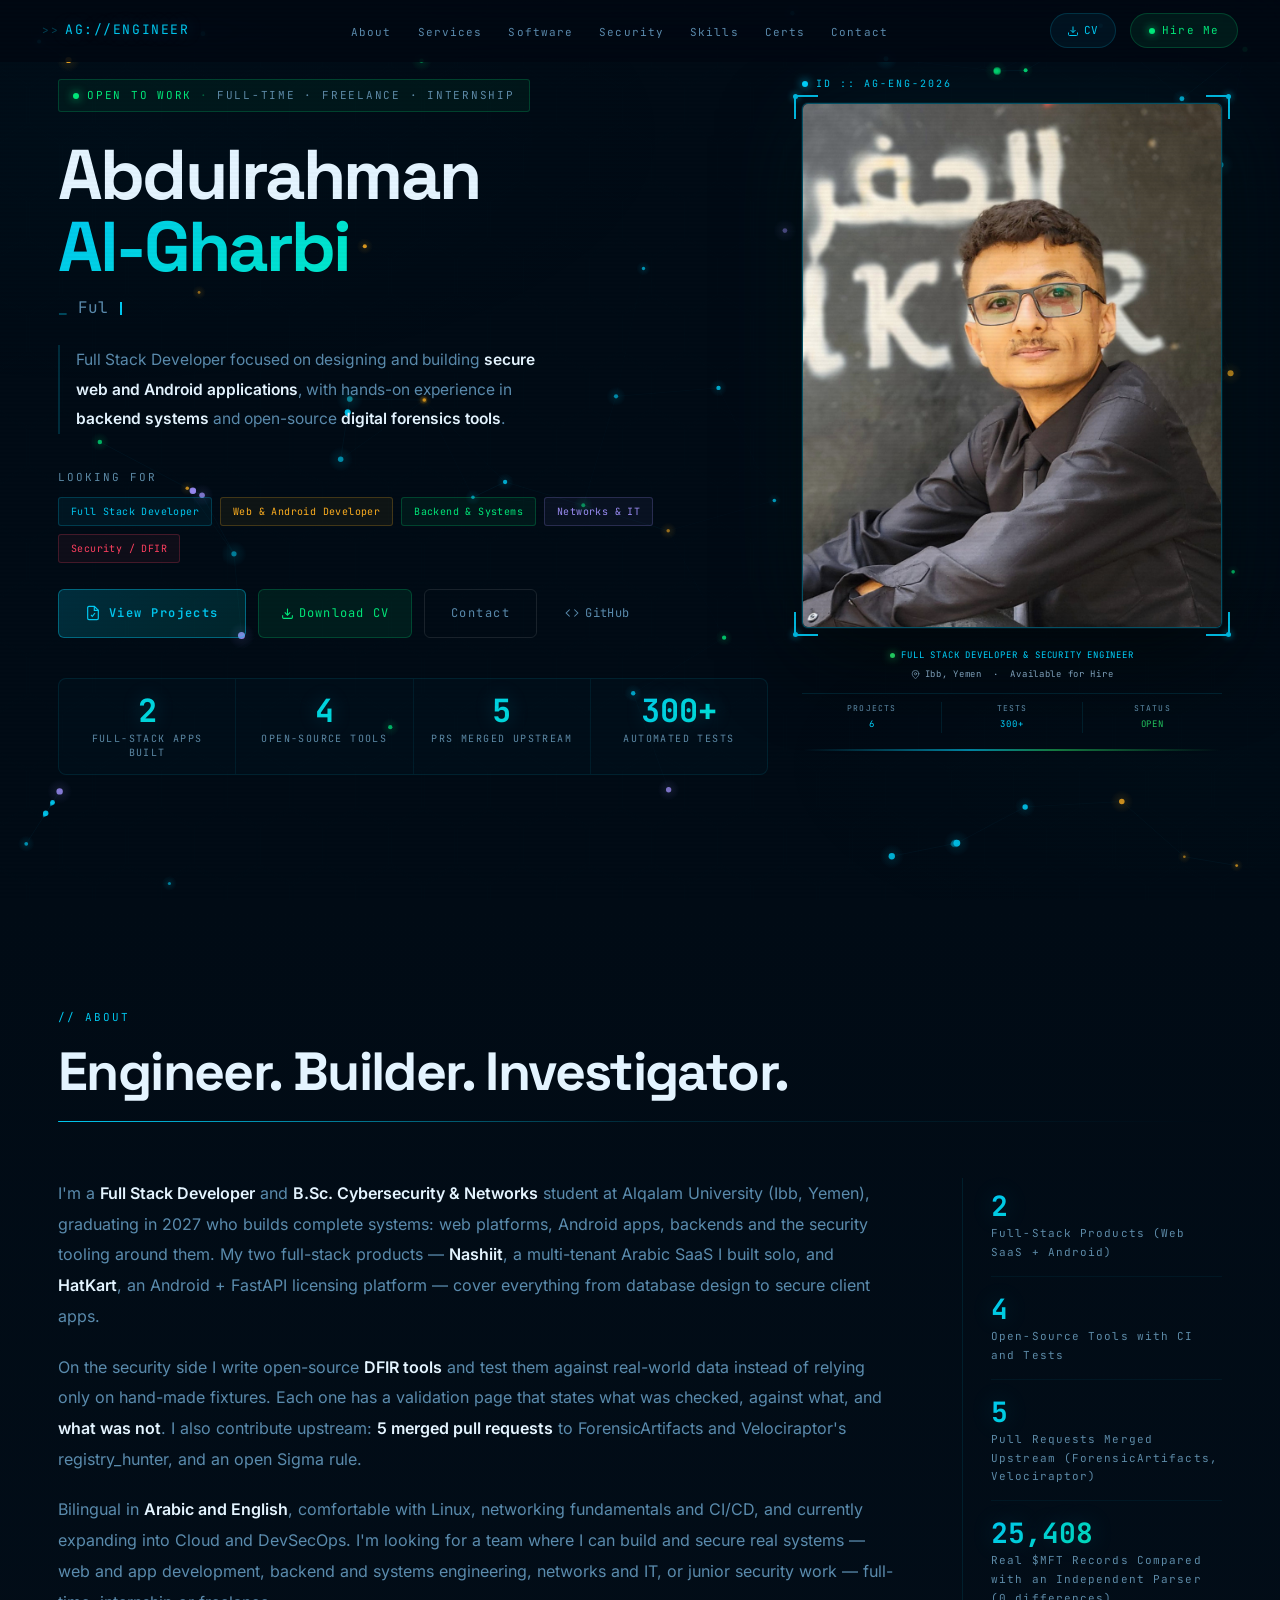
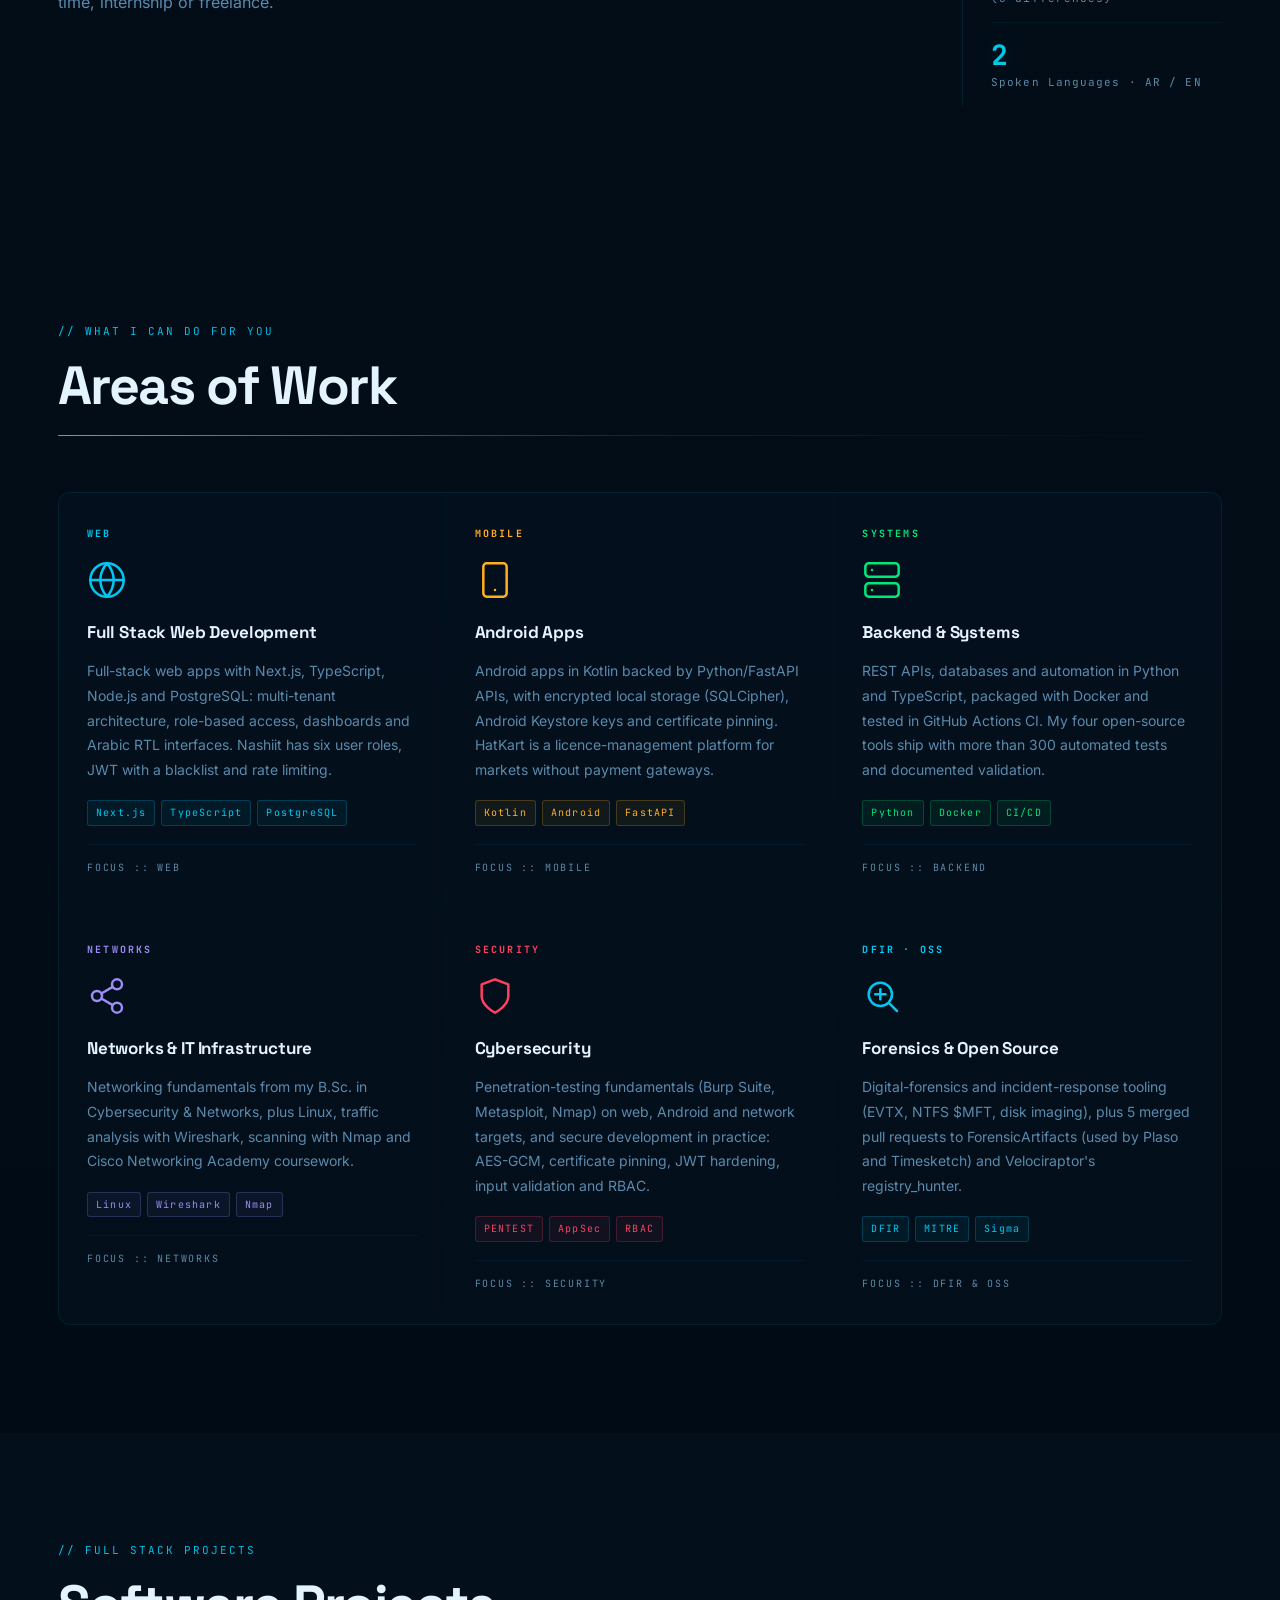
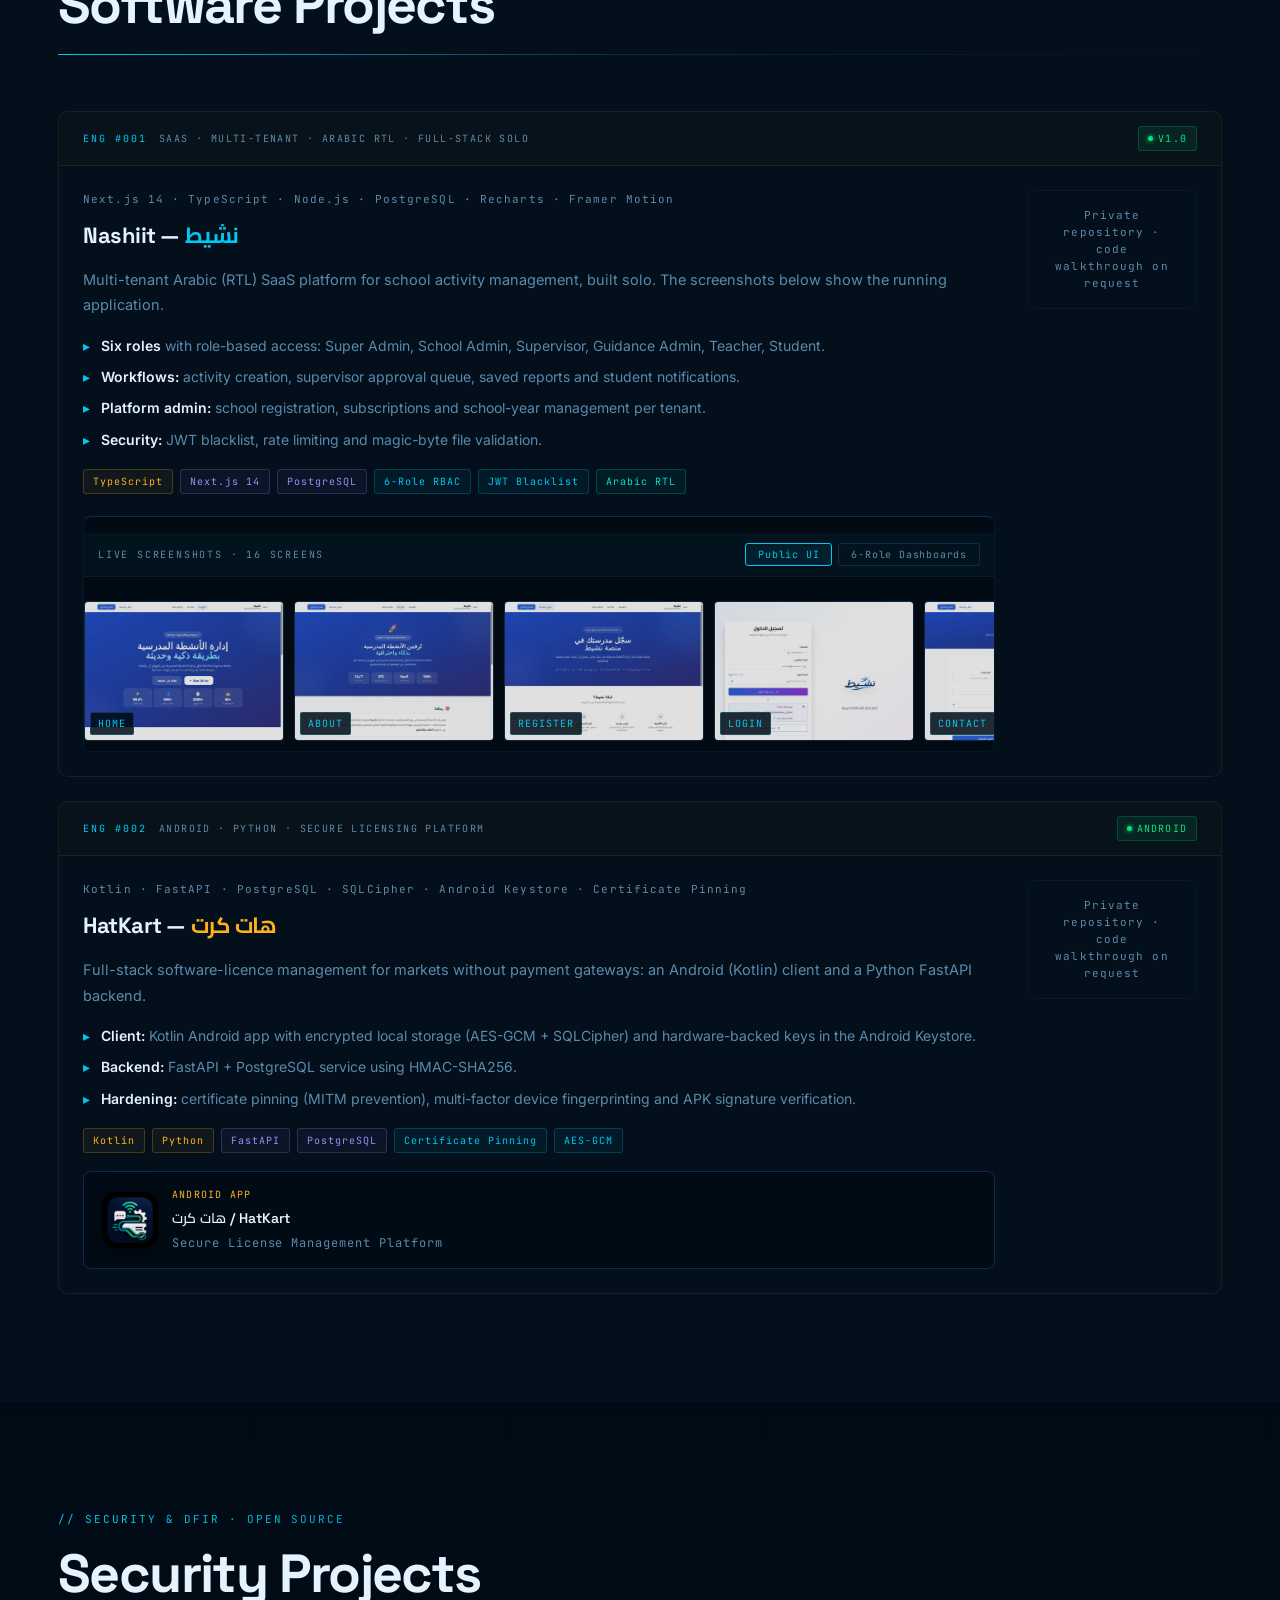
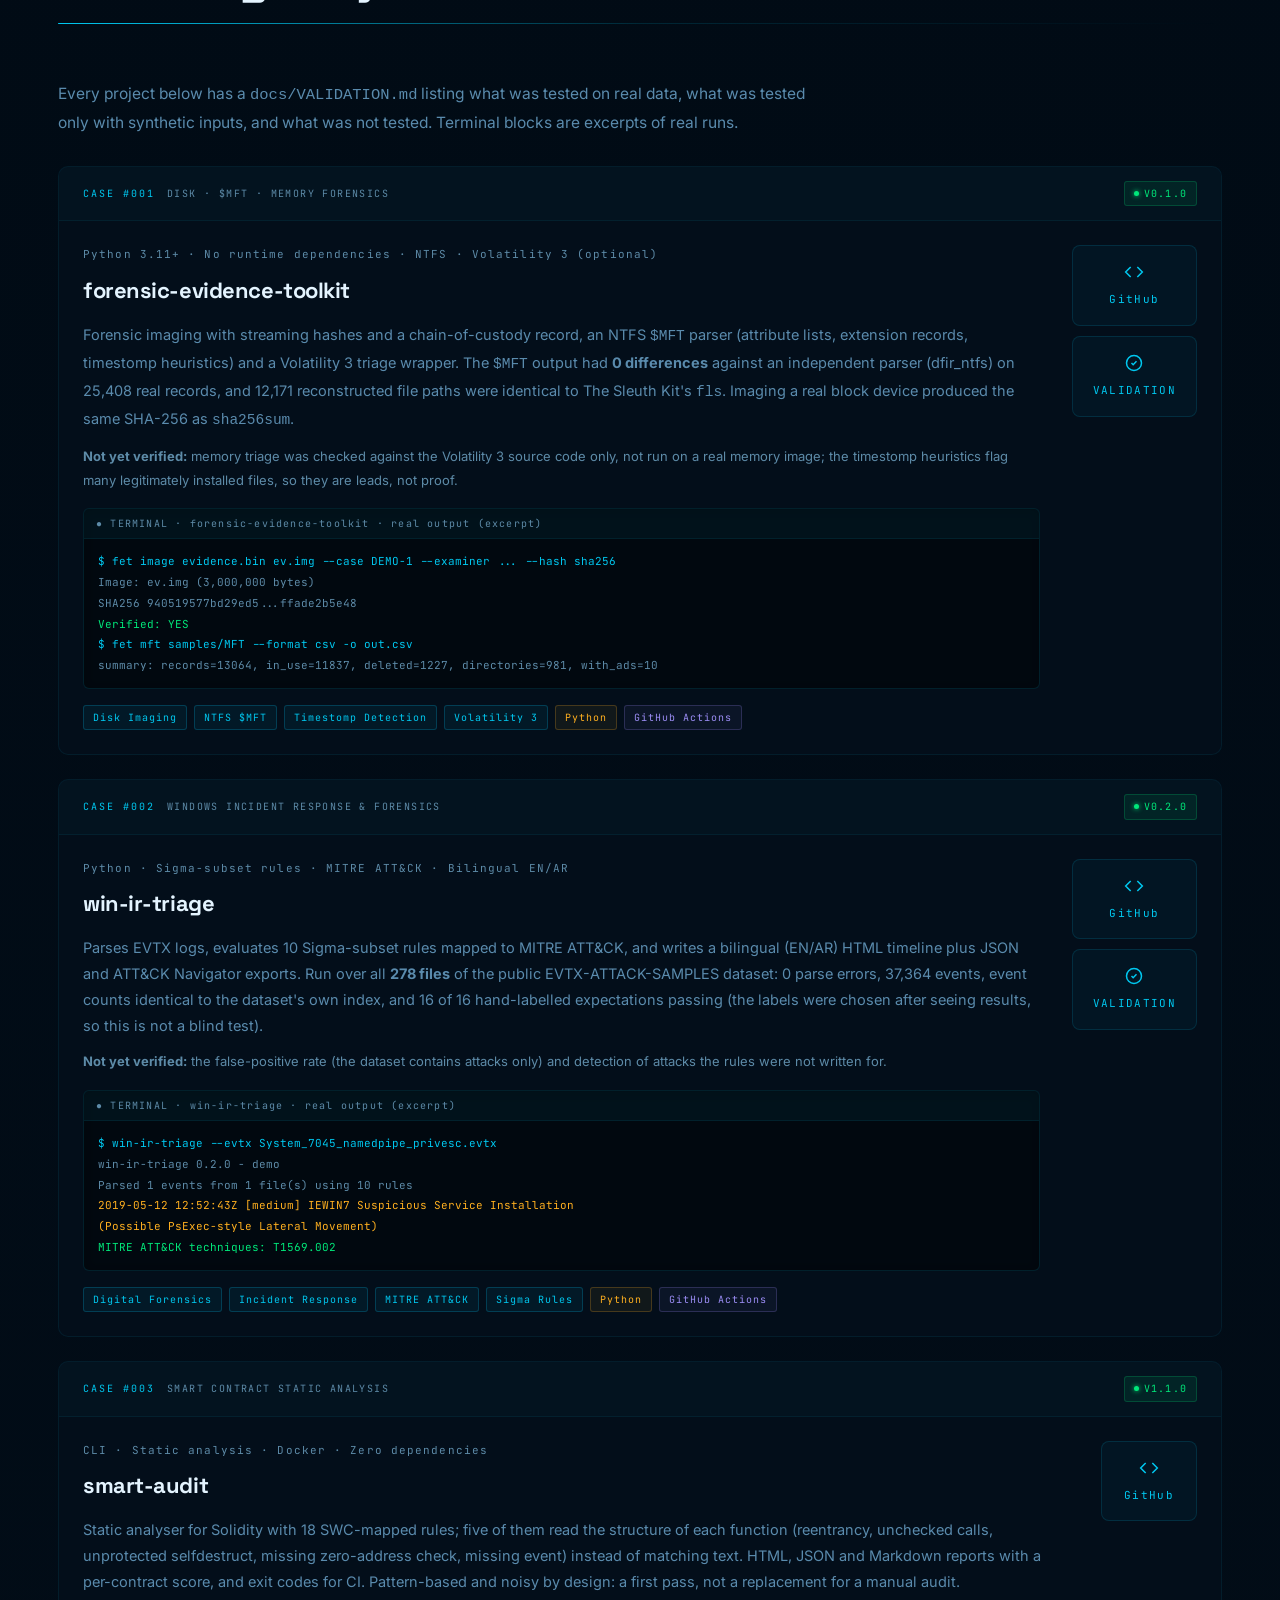
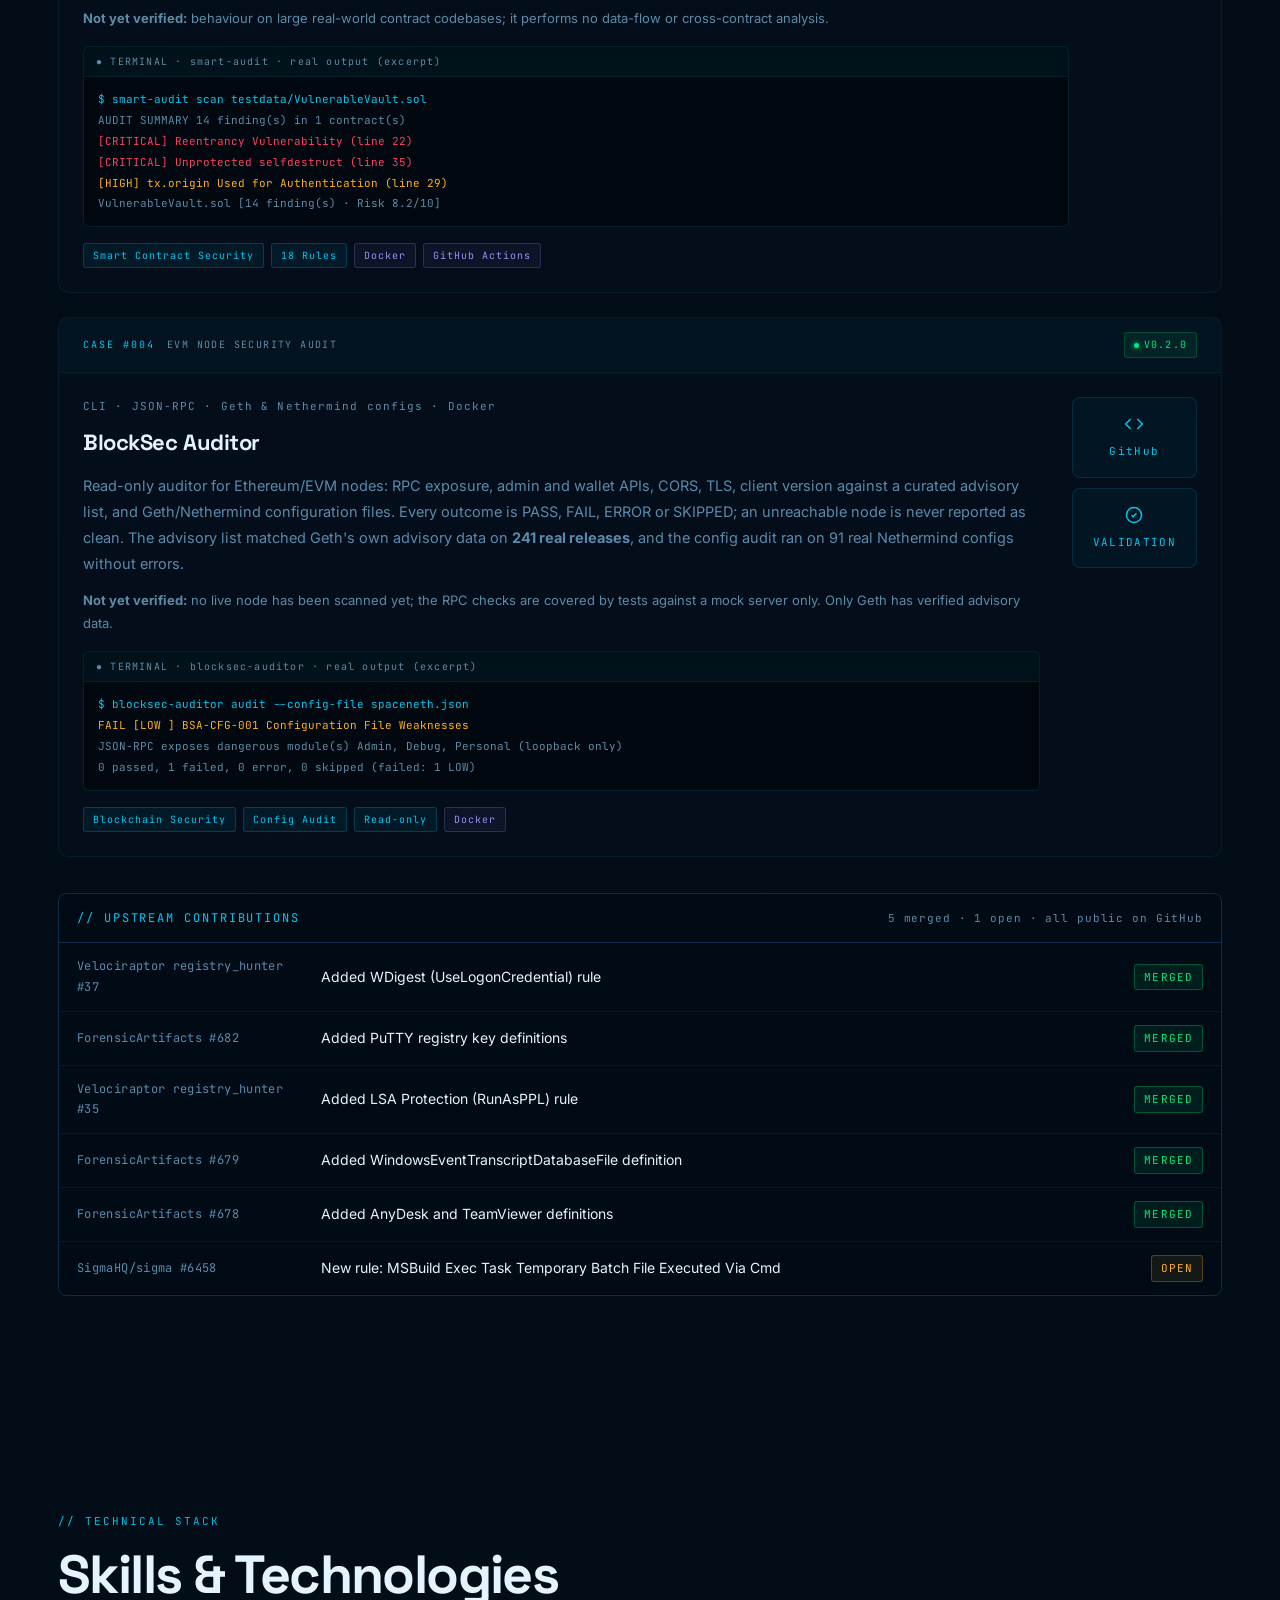
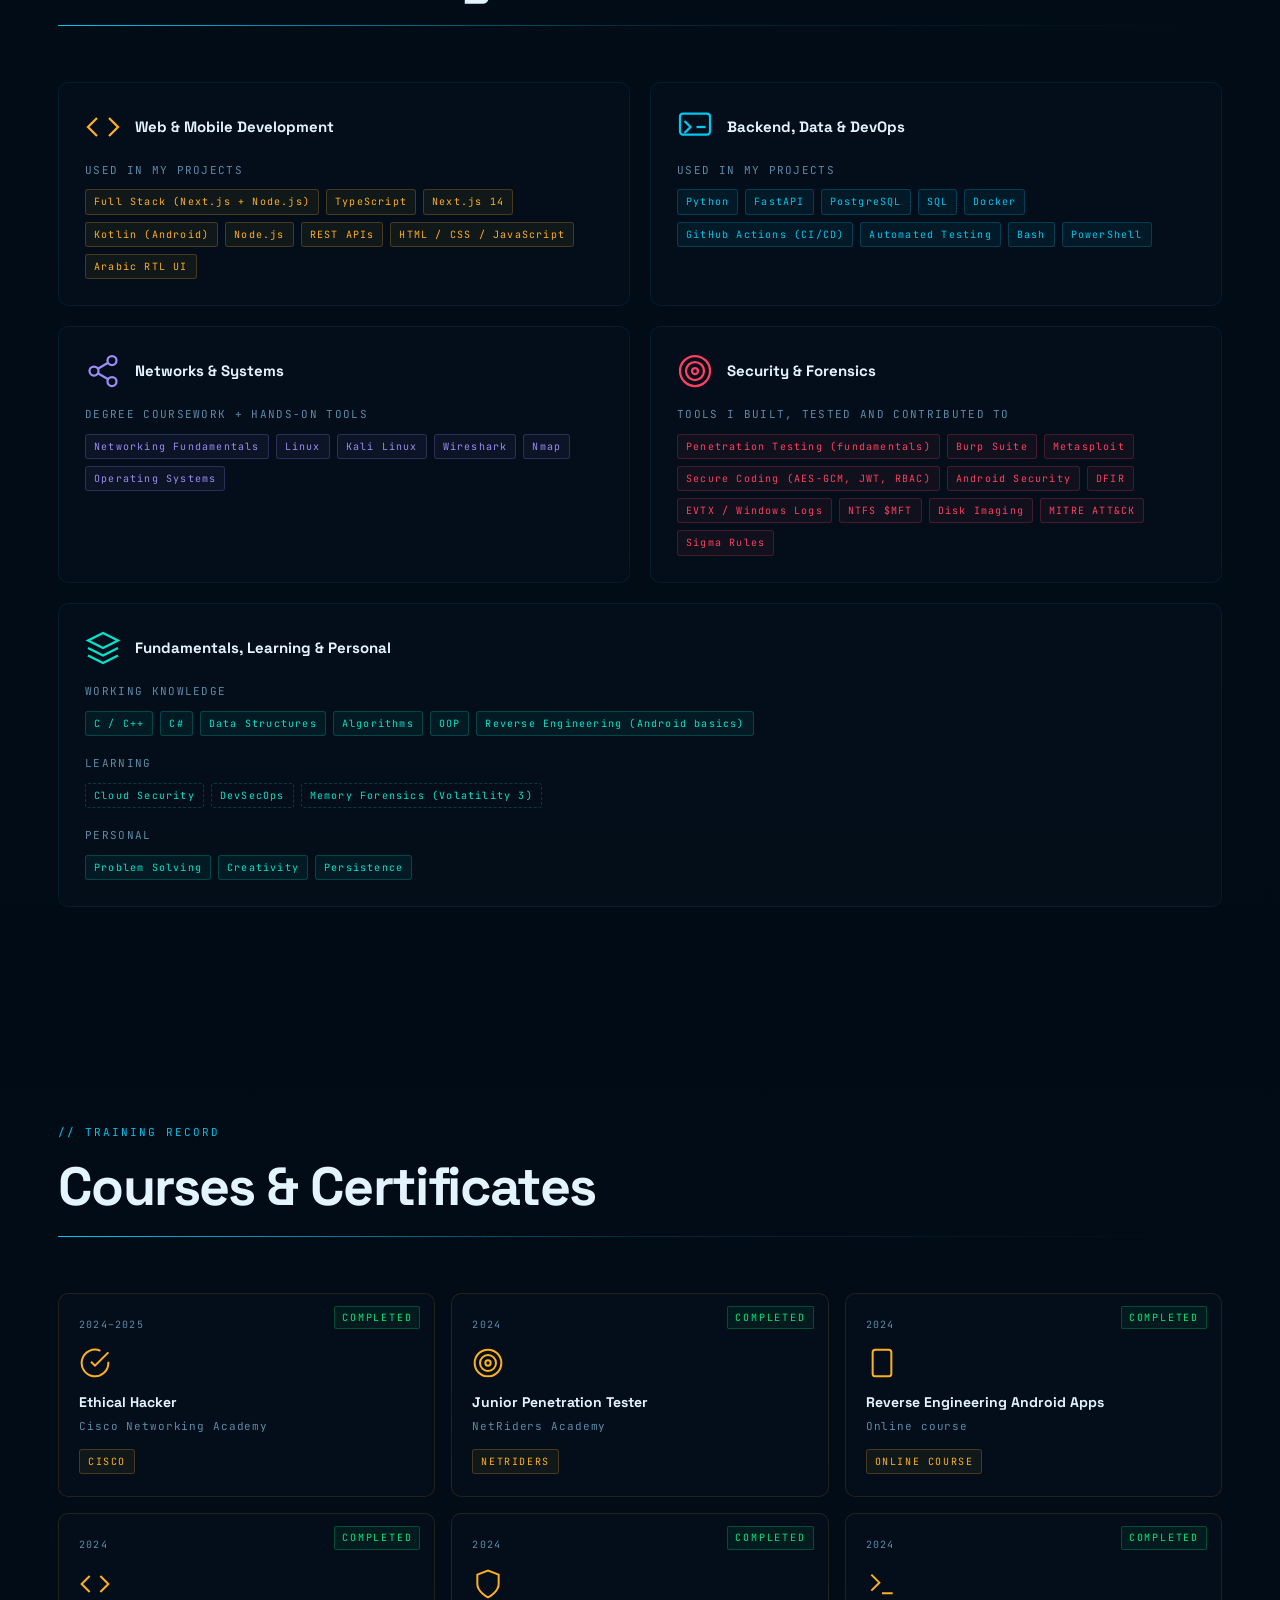
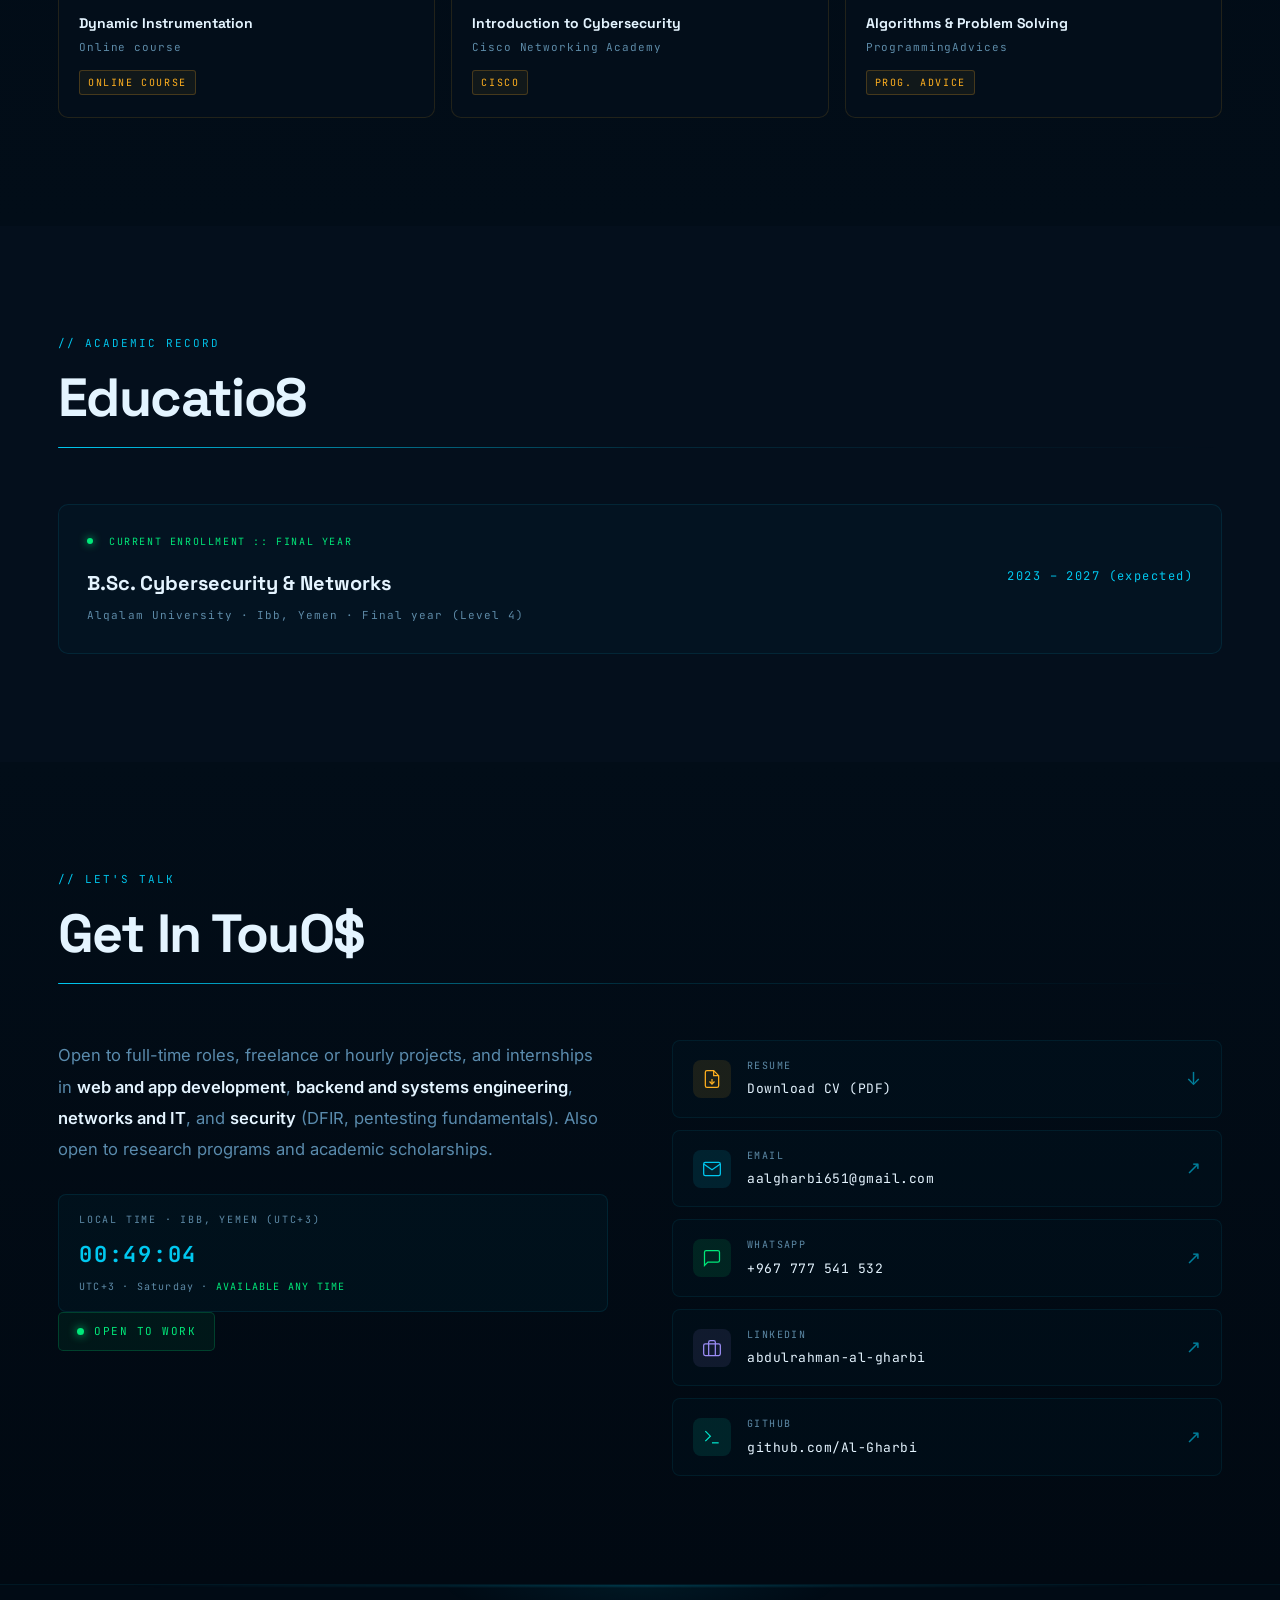
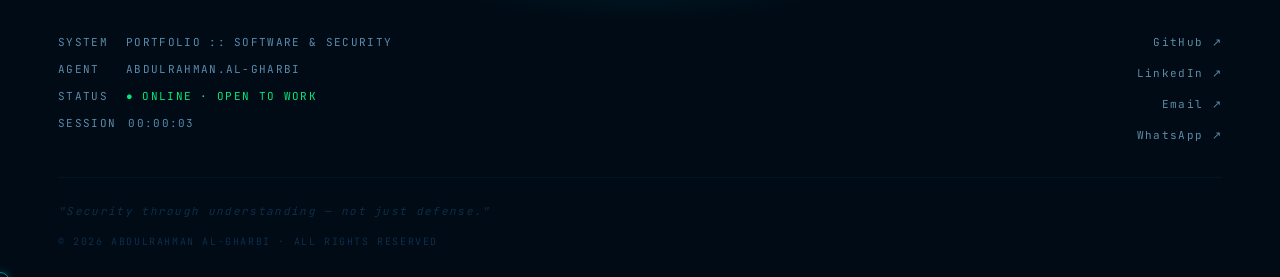
<file: index.html>
<!DOCTYPE html>
<html lang="en" dir="ltr">
<head>
  <meta charset="UTF-8">
  <meta name="viewport" content="width=device-width, initial-scale=1.0">
  <meta name="theme-color" content="#010B15">
  <meta name="color-scheme" content="dark">
  <meta name="apple-mobile-web-app-capable" content="yes">
  <meta name="apple-mobile-web-app-status-bar-style" content="black-translucent">
  <meta http-equiv="Content-Security-Policy" content="default-src 'self'; script-src 'self'; style-src 'self' 'unsafe-inline'; img-src 'self' data:; font-src 'self'; connect-src 'none'; object-src 'none'; base-uri 'none'; form-action 'none'">
  <meta name="referrer" content="strict-origin-when-cross-origin">
  <title>Abdulrahman Al-Gharbi · Full Stack Developer, Systems &amp; Cybersecurity</title>
  <meta name="description" content="Full Stack Developer building secure web and Android applications and open-source digital forensics tools. Merged contributions to ForensicArtifacts and Velociraptor. Open to work.">
  <link rel="canonical" href="https://algharbi.dev/">
  <meta name="robots" content="index, follow">
  <meta name="author" content="Abdulrahman Al-Gharbi">

  <!-- Open Graph / Twitter -->
  <meta property="og:type"        content="website">
  <meta property="og:site_name"   content="Abdulrahman Al-Gharbi">
  <meta property="og:url"         content="https://algharbi.dev/">
  <meta property="og:title"       content="Abdulrahman Al-Gharbi · Full Stack Developer, Systems &amp; Cybersecurity">
  <meta property="og:description" content="Full Stack Developer building secure web and Android applications, backend systems and open-source digital forensics tools. Open to full-time, freelance and internship roles.">
  <meta property="og:image"       content="https://algharbi.dev/images/og-card.png">
  <meta property="og:image:width"  content="1200">
  <meta property="og:image:height" content="630">
  <meta property="og:image:alt"    content="Abdulrahman Al-Gharbi, Full Stack Developer, Systems and Cybersecurity">
  <meta name="twitter:card"        content="summary_large_image">
  <meta name="twitter:title"       content="Abdulrahman Al-Gharbi · Full Stack Developer, Systems &amp; Cybersecurity">
  <meta name="twitter:description" content="Full Stack Developer building secure web and Android applications, backend systems and open-source digital forensics tools. Open to work.">
  <meta name="twitter:image"       content="https://algharbi.dev/images/og-card.png">

  <link rel="icon" href="data:image/svg+xml,%3Csvg xmlns='http://www.w3.org/2000/svg' viewBox='0 0 32 32'%3E%3Crect width='32' height='32' rx='7' fill='%23010B15'/%3E%3Cpath d='M7 22l6-12 6 12M9.5 18h7' fill='none' stroke='%2300C8F0' stroke-width='2.4' stroke-linecap='round' stroke-linejoin='round'/%3E%3Cpath d='M26 14.5a4.5 4.5 0 1 0 0 3' fill='none' stroke='%2300E87A' stroke-width='2.4' stroke-linecap='round'/%3E%3C/svg%3E">
  <noscript><style>html #boot{display:none!important}html body .r{opacity:1!important;transform:none!important}html body .hire-float{display:none!important}</style></noscript>

  <link rel="preload" href="fonts/inter-latin-wght-normal.woff2" as="font" type="font/woff2" crossorigin>
  <link rel="preload" href="fonts/space-grotesk-latin-wght-normal.woff2" as="font" type="font/woff2" crossorigin>
  <link rel="stylesheet" href="css/style.css?v=7">

  <script type="application/ld+json">
  {
    "@context": "https://schema.org",
    "@type": "Person",
    "name": "Abdulrahman Al-Gharbi",
    "url": "https://algharbi.dev/",
    "image": "https://algharbi.dev/images/photo-hero.jpg",
    "jobTitle": "Full Stack Developer",
    "address": { "@type": "PostalAddress", "addressLocality": "Ibb", "addressCountry": "YE" },
    "affiliation": { "@type": "CollegeOrUniversity", "name": "Alqalam University" },
    "knowsLanguage": ["ar", "en"],
    "knowsAbout": ["Full stack development", "Web development", "Android development", "Backend systems", "Computer networks", "Cybersecurity", "Digital forensics", "Incident response"],
    "sameAs": ["https://github.com/Al-Gharbi", "https://linkedin.com/in/abdulrahman-al-gharbi"]
  }
  </script>
</head>
<body>
<a class="skip-link" href="#main">Skip to content</a>

<!-- ══ BOOT SCREEN ═══════════════════════════════════════ -->
<div id="boot" aria-hidden="true">
  <div class="boot-inner">
    <div class="boot-logo-wrap">
      <div class="boot-logo">AG://ENGINEER</div>
      <div class="boot-ver">SOFTWARE · SYSTEMS · SECURITY</div>
    </div>
    <div class="boot-div"></div>
    <div class="boot-lines" id="boot-lines"></div>
    <div class="boot-prog-wrap">
      <div class="boot-prog-label">LOADING PORTFOLIO · PRESS ANY KEY TO SKIP</div>
      <div class="boot-prog-bar"><div class="boot-prog-fill" id="boot-fill"></div></div>
      <div class="boot-prog-pct" id="boot-pct">0%</div>
    </div>
  </div>
</div>

<!-- ══ BACKGROUND CANVAS ════════════════════════════════ -->
<canvas id="bg-canvas" aria-hidden="true"></canvas>

<!-- ══ SCROLL PROGRESS ══════════════════════════════════ -->
<div id="scroll-bar" aria-hidden="true"></div>

<!-- ══ NAVIGATION ═══════════════════════════════════════ -->
<nav id="nav" aria-label="Main">
  <div class="nav-inner">
    <a href="#hero" class="nav-logo">
      <span class="nav-logo-brk" aria-hidden="true">&gt;&gt;</span>
      <span class="nav-logo-txt">AG://ENGINEER</span>
    </a>
    <ul class="nav-links" id="nav-links">
      <li><a href="#about">About</a></li>
      <li><a href="#services">Services</a></li>
      <li><a href="#engineering">Software</a></li>
      <li><a href="#projects">Security</a></li>
      <li><a href="#skills">Skills</a></li>
      <li><a href="#certs">Certs</a></li>
      <li><a href="#contact">Contact</a></li>
    </ul>
    <div class="nav-right">
      <a href="cv/Abdulrahman-Al-Gharbi-CV.pdf" download class="nav-cv" title="Download CV (PDF)"><svg viewBox="0 0 24 24" fill="none" stroke="currentColor" stroke-width="2" width="12" height="12" aria-hidden="true"><path d="M21 15v4a2 2 0 0 1-2 2H5a2 2 0 0 1-2-2v-4"/><polyline points="7 10 12 15 17 10"/><line x1="12" y1="15" x2="12" y2="3"/></svg> CV</a>
      <a href="mailto:aalgharbi651@gmail.com" class="nav-hire">
        <span class="nav-hire-dot"></span>
        <span>Hire Me</span>
      </a>
      <button class="nav-burger" id="nav-burger" type="button" aria-label="Open menu" aria-expanded="false" aria-controls="nav-links"><span></span><span></span><span></span></button>
    </div>
  </div>
</nav>

<main id="main">

<!-- ══ HERO ══════════════════════════════════════════════ -->
<section id="hero">
  <div class="container">
    <div class="hero-grid">

      <!-- Left: Content -->
      <div class="hero-content">
        <div class="hero-badge">
          <span class="badge-pulse"></span>
          <span>OPEN TO WORK</span>
          <span class="badge-sep">·</span>
          <span class="badge-id">FULL-TIME · FREELANCE · INTERNSHIP</span>
        </div>

        <h1 class="hero-name">
          <span>Abdulrahman</span><br>
          <span class="name-hl">Al-Gharbi</span>
        </h1>

        <p class="sr-only">Full Stack Developer, Android and backend developer, networks and systems, cybersecurity and DFIR.</p>
        <div class="hero-role" dir="ltr" aria-hidden="true">
          <span class="role-prefix">_</span>
          <span id="role-text">Full Stack Developer</span>
          <span class="cursor-blink"></span>
        </div>

        <p class="hero-desc">
          Full Stack Developer focused on designing and building <strong>secure web and Android applications</strong>,
          with hands-on experience in <strong>backend systems</strong> and open-source
          <strong>digital forensics tools</strong>.
        </p>

        <div class="hero-roles">
          <span class="hero-roles-lbl">LOOKING FOR</span>
          <ul>
            <li class="stag cyn">Full Stack Developer</li>
            <li class="stag amb">Web &amp; Android Developer</li>
            <li class="stag grn">Backend &amp; Systems</li>
            <li class="stag vio">Networks &amp; IT</li>
            <li class="stag red">Security / DFIR</li>
          </ul>
        </div>

        <div class="hero-ctas">
          <a href="#engineering" class="btn-primary">
            <svg viewBox="0 0 24 24" fill="none" stroke="currentColor" stroke-width="1.8" aria-hidden="true"><path d="M14 2H6a2 2 0 0 0-2 2v16a2 2 0 0 0 2 2h12a2 2 0 0 0 2-2V8z"/><polyline points="14 2 14 8 20 8"/><polyline points="9 15 11 17 15 12"/></svg>
            View Projects
          </a>
          <a href="cv/Abdulrahman-Al-Gharbi-CV.pdf" download class="btn-cv"><svg viewBox="0 0 24 24" fill="none" stroke="currentColor" stroke-width="2" width="13" height="13" aria-hidden="true"><path d="M21 15v4a2 2 0 0 1-2 2H5a2 2 0 0 1-2-2v-4"/><polyline points="7 10 12 15 17 10"/><line x1="12" y1="15" x2="12" y2="3"/></svg> Download CV</a>
          <a href="#contact" class="btn-secondary">Contact</a>
          <a href="https://github.com/Al-Gharbi" target="_blank" rel="noopener" class="btn-ghost">
            <svg viewBox="0 0 24 24" fill="none" stroke="currentColor" stroke-width="1.8" aria-hidden="true"><polyline points="16 18 22 12 16 6"/><polyline points="8 6 2 12 8 18"/></svg>
            GitHub
          </a>
        </div>

        <!-- stats: security figures are documented in each tool's docs/VALIDATION.md; PR counts are public on GitHub -->
        <div class="hero-stats">
          <div class="hstat">
            <div class="hstat-val">2</div>
            <div class="hstat-lbl">Full-stack apps built</div>
          </div>
          <div class="hstat-sep"></div>
          <div class="hstat">
            <div class="hstat-val">4</div>
            <div class="hstat-lbl">Open-source tools</div>
          </div>
          <div class="hstat-sep"></div>
          <div class="hstat">
            <div class="hstat-val">5</div>
            <div class="hstat-lbl">PRs merged upstream</div>
          </div>
          <div class="hstat-sep"></div>
          <div class="hstat">
            <div class="hstat-val">300+</div>
            <div class="hstat-lbl">Automated tests</div>
          </div>
        </div>
      </div>

      <!-- RIGHT: PHOTO -->
      <div class="hero-photo-wrap hero-photo" id="profile-visual">
        <div class="photo-top-label">
          <span class="ptl-dot"></span>
          ID :: AG-ENG-2026
        </div>
        <div class="photo-stage">
          <div class="pc-tl"></div>
          <div class="pc-tr"></div>
          <div class="pc-bl"></div>
          <div class="pc-br"></div>
          <div class="photo-inner">
            <div class="photo-media">
              <img src="images/photo-hero.jpg" alt="Portrait of Abdulrahman Al-Gharbi" width="1000" height="1250" decoding="async" fetchpriority="high">
              <div class="photo-scan" aria-hidden="true"></div>
            </div>
          </div>
        </div>
        <div class="photo-caption">
          <div class="badge-role">
            <span class="badge-role-dot"></span>
            Full Stack Developer &amp; Security Engineer
          </div>
          <div class="badge-loc"><svg viewBox="0 0 24 24" fill="none" stroke="currentColor" stroke-width="1.8" stroke-linecap="round" stroke-linejoin="round" class="badge-loc-ico" aria-hidden="true"><path d="M21 10c0 7-9 13-9 13S3 17 3 10a9 9 0 0 1 18 0z"/><circle cx="12" cy="10" r="3"/></svg> Ibb, Yemen &nbsp;·&nbsp; Available for Hire</div>
          <div class="photo-hud-data">
            <div class="phd-item"><span class="phd-k">PROJECTS</span><span class="phd-v">6</span></div>
            <div class="phd-item"><span class="phd-k">TESTS</span><span class="phd-v">300+</span></div>
            <div class="phd-item"><span class="phd-k">STATUS</span><span class="phd-v grn">OPEN</span></div>
          </div>
        </div>
        <div class="photo-glow-bar"></div>
      </div>

    </div>
  </div>
</section>

<!-- ══ ABOUT ═════════════════════════════════════════════ -->
<section id="about" class="sect-alt">
  <div class="container">
    <div class="sec-hdr">
      <span class="sec-lbl">// ABOUT</span>
      <h2 class="sec-ttl">Engineer. Builder. Investigator.</h2>
      <div class="sec-rule"></div>
    </div>
    <div class="about-grid">
      <div class="about-txt">
        <p class="body-p r">I'm a <strong>Full Stack Developer</strong> and <strong>B.Sc. Cybersecurity &amp; Networks</strong> student at Alqalam University (Ibb, Yemen), graduating in 2027 who builds complete systems: web platforms, Android apps, backends and the security tooling around them. My two full-stack products &mdash; <strong>Nashiit</strong>, a multi-tenant Arabic SaaS I built solo, and <strong>HatKart</strong>, an Android + FastAPI licensing platform &mdash; cover everything from database design to secure client apps.</p>
        <p class="body-p r">On the security side I write open-source <strong>DFIR tools</strong> and test them against real-world data instead of relying only on hand-made fixtures. Each one has a validation page that states what was checked, against what, and <strong>what was not</strong>. I also contribute upstream: <strong>5 merged pull requests</strong> to ForensicArtifacts and Velociraptor's registry_hunter, and an open Sigma rule.</p>
        <p class="body-p r">Bilingual in <strong>Arabic and English</strong>, comfortable with Linux, networking fundamentals and CI/CD, and currently expanding into Cloud and DevSecOps. I'm looking for a team where I can build and secure real systems &mdash; web and app development, backend and systems engineering, networks and IT, or junior security work &mdash; full-time, internship or freelance.</p>
      </div>
      <div class="about-stats">
        <div class="astat r"><div class="astat-n">2</div><div class="astat-l">Full-Stack Products (Web SaaS + Android)</div></div>
        <div class="astat r"><div class="astat-n">4</div><div class="astat-l">Open-Source Tools with CI and Tests</div></div>
        <div class="astat r"><div class="astat-n">5</div><div class="astat-l">Pull Requests Merged Upstream (ForensicArtifacts, Velociraptor)</div></div>
        <div class="astat r"><div class="astat-n">25,408</div><div class="astat-l">Real $MFT Records Compared with an Independent Parser (0 differences)</div></div>
        <div class="astat r"><div class="astat-n">2</div><div class="astat-l">Spoken Languages · AR / EN</div></div>
      </div>
    </div>
  </div>
</section>

<!-- ══ SERVICES ═══════════════════════════════════════════ -->
<section id="services">
  <div class="container">
    <div class="sec-hdr">
      <span class="sec-lbl">// WHAT I CAN DO FOR YOU</span>
      <h2 class="sec-ttl">Areas of Work</h2>
      <div class="sec-rule"></div>
    </div>
    <div class="svc-grid">

      <div class="svc-card r">
        <div class="svc-lvl cyn">WEB</div>
        <div class="svc-ico cyn"><svg viewBox="0 0 24 24" fill="none" stroke="currentColor" stroke-width="1.5" stroke-linecap="round" stroke-linejoin="round" aria-hidden="true"><circle cx="12" cy="12" r="10"/><line x1="2" y1="12" x2="22" y2="12"/><path d="M12 2a15.3 15.3 0 0 1 4 10 15.3 15.3 0 0 1-4 10 15.3 15.3 0 0 1-4-10 15.3 15.3 0 0 1 4-10z"/></svg></div>
        <h3 class="svc-ti">Full Stack Web Development</h3>
        <p class="svc-de">Full-stack web apps with Next.js, TypeScript, Node.js and PostgreSQL: multi-tenant architecture, role-based access, dashboards and Arabic RTL interfaces. Nashiit has six user roles, JWT with a blacklist and rate limiting.</p>
        <div class="svc-tags"><span class="stag cyn">Next.js</span><span class="stag cyn">TypeScript</span><span class="stag cyn">PostgreSQL</span></div>
        <div class="svc-foot">FOCUS :: WEB</div>
      </div>

      <div class="svc-card r">
        <div class="svc-lvl amb">MOBILE</div>
        <div class="svc-ico amb"><svg viewBox="0 0 24 24" fill="none" stroke="currentColor" stroke-width="1.5" stroke-linecap="round" stroke-linejoin="round" aria-hidden="true"><rect x="5" y="2" width="14" height="20" rx="2"/><line x1="12" y1="18" x2="12.01" y2="18"/></svg></div>
        <h3 class="svc-ti">Android Apps</h3>
        <p class="svc-de">Android apps in Kotlin backed by Python/FastAPI APIs, with encrypted local storage (SQLCipher), Android Keystore keys and certificate pinning. HatKart is a licence-management platform for markets without payment gateways.</p>
        <div class="svc-tags"><span class="stag amb">Kotlin</span><span class="stag amb">Android</span><span class="stag amb">FastAPI</span></div>
        <div class="svc-foot">FOCUS :: MOBILE</div>
      </div>

      <div class="svc-card r">
        <div class="svc-lvl grn">SYSTEMS</div>
        <div class="svc-ico grn"><svg viewBox="0 0 24 24" fill="none" stroke="currentColor" stroke-width="1.5" stroke-linecap="round" stroke-linejoin="round" aria-hidden="true"><rect x="2" y="2" width="20" height="8" rx="2"/><rect x="2" y="14" width="20" height="8" rx="2"/><line x1="6" y1="6" x2="6.01" y2="6"/><line x1="6" y1="18" x2="6.01" y2="18"/></svg></div>
        <h3 class="svc-ti">Backend &amp; Systems</h3>
        <p class="svc-de">REST APIs, databases and automation in Python and TypeScript, packaged with Docker and tested in GitHub Actions CI. My four open-source tools ship with more than 300 automated tests and documented validation.</p>
        <div class="svc-tags"><span class="stag grn">Python</span><span class="stag grn">Docker</span><span class="stag grn">CI/CD</span></div>
        <div class="svc-foot">FOCUS :: BACKEND</div>
      </div>

      <div class="svc-card r">
        <div class="svc-lvl vio">NETWORKS</div>
        <div class="svc-ico vio"><svg viewBox="0 0 24 24" fill="none" stroke="currentColor" stroke-width="1.5" stroke-linecap="round" stroke-linejoin="round" aria-hidden="true"><circle cx="18" cy="5" r="3"/><circle cx="6" cy="12" r="3"/><circle cx="18" cy="19" r="3"/><line x1="8.59" y1="13.51" x2="15.42" y2="17.49"/><line x1="15.41" y1="6.51" x2="8.59" y2="10.49"/></svg></div>
        <h3 class="svc-ti">Networks &amp; IT Infrastructure</h3>
        <p class="svc-de">Networking fundamentals from my B.Sc. in Cybersecurity &amp; Networks, plus Linux, traffic analysis with Wireshark, scanning with Nmap and Cisco Networking Academy coursework.</p>
        <div class="svc-tags"><span class="stag vio">Linux</span><span class="stag vio">Wireshark</span><span class="stag vio">Nmap</span></div>
        <div class="svc-foot">FOCUS :: NETWORKS</div>
      </div>

      <div class="svc-card r">
        <div class="svc-lvl red">SECURITY</div>
        <div class="svc-ico red"><svg viewBox="0 0 24 24" fill="none" stroke="currentColor" stroke-width="1.5" stroke-linecap="round" stroke-linejoin="round" aria-hidden="true"><path d="M12 22s8-4 8-10V5l-8-3-8 3v7c0 6 8 10 8 10z"/></svg></div>
        <h3 class="svc-ti">Cybersecurity</h3>
        <p class="svc-de">Penetration-testing fundamentals (Burp Suite, Metasploit, Nmap) on web, Android and network targets, and secure development in practice: AES-GCM, certificate pinning, JWT hardening, input validation and RBAC.</p>
        <div class="svc-tags"><span class="stag red">PENTEST</span><span class="stag red">AppSec</span><span class="stag red">RBAC</span></div>
        <div class="svc-foot">FOCUS :: SECURITY</div>
      </div>

      <div class="svc-card r">
        <div class="svc-lvl cyn">DFIR · OSS</div>
        <div class="svc-ico cyn"><svg viewBox="0 0 24 24" fill="none" stroke="currentColor" stroke-width="1.5" stroke-linecap="round" stroke-linejoin="round" aria-hidden="true"><circle cx="11" cy="11" r="7"/><path d="m21 21-4.3-4.3"/><line x1="11" y1="8" x2="11" y2="14"/><line x1="8" y1="11" x2="14" y2="11"/></svg></div>
        <h3 class="svc-ti">Forensics &amp; Open Source</h3>
        <p class="svc-de">Digital-forensics and incident-response tooling (EVTX, NTFS $MFT, disk imaging), plus 5 merged pull requests to ForensicArtifacts (used by Plaso and Timesketch) and Velociraptor's registry_hunter.</p>
        <div class="svc-tags"><span class="stag cyn">DFIR</span><span class="stag cyn">MITRE</span><span class="stag cyn">Sigma</span></div>
        <div class="svc-foot">FOCUS :: DFIR &amp; OSS</div>
      </div>

    </div>
  </div>
</section>

<!-- ══ SOFTWARE PROJECTS ═══════════════════════════════════ -->
<section id="engineering" class="sect-alt">
  <div class="container">
    <div class="sec-hdr">
      <span class="sec-lbl">// FULL STACK PROJECTS</span>
      <h2 class="sec-ttl">Software Projects</h2>
      <div class="sec-rule"></div>
    </div>
    <div class="case-list">

      <div class="case-card eng-card r">
        <div class="case-hdr">
          <div class="case-meta"><span class="case-num">ENG #001</span><span class="case-cat">SaaS · MULTI-TENANT · ARABIC RTL · FULL-STACK SOLO</span></div>
          <div class="case-badges"><span class="bsta dep"><span class="d"></span>v1.0</span></div>
        </div>
        <div class="case-body">
          <div class="case-main">
            <div class="case-stack">Next.js 14 · TypeScript · Node.js · PostgreSQL · Recharts · Framer Motion</div>
            <h3 class="case-name">Nashiit — <span class="arabic-hl" lang="ar">نشيط</span></h3>
            <p class="case-desc">Multi-tenant Arabic (RTL) SaaS platform for school activity management, built solo. The screenshots below show the running application.</p>
            <ul class="case-points">
              <li><strong>Six roles</strong> with role-based access: Super Admin, School Admin, Supervisor, Guidance Admin, Teacher, Student.</li>
              <li><strong>Workflows:</strong> activity creation, supervisor approval queue, saved reports and student notifications.</li>
              <li><strong>Platform admin:</strong> school registration, subscriptions and school-year management per tenant.</li>
              <li><strong>Security:</strong> JWT blacklist, rate limiting and magic-byte file validation.</li>
            </ul>
            <div class="case-tags"><span class="ctag amb">TypeScript</span><span class="ctag vio">Next.js 14</span><span class="ctag vio">PostgreSQL</span><span class="ctag cyn">6-Role RBAC</span><span class="ctag cyn">JWT Blacklist</span><span class="ctag tel">Arabic RTL</span></div>

            <!-- ── Nashiit Screenshots Gallery ──────────── -->
            <div class="proj-screenshots">
              <div class="ps-header">
                <span class="ps-label">LIVE SCREENSHOTS · 16 SCREENS</span>
                <div class="ps-tabs" role="tablist" aria-label="Screenshot groups">
                  <button type="button" class="ps-tab active" role="tab" id="tab-nashiit-pub" aria-selected="true" aria-controls="nashiit-pub" data-target="nashiit-pub">Public UI</button>
                  <button type="button" class="ps-tab" role="tab" id="tab-nashiit-int" aria-selected="false" aria-controls="nashiit-int" data-target="nashiit-int" tabindex="-1">6-Role Dashboards</button>
                </div>
              </div>
              <div class="ps-strip" id="nashiit-pub" role="tabpanel" aria-labelledby="tab-nashiit-pub">
                <button type="button" class="ps-thumb-wrap" data-cap="Nashiit — Home / Landing Page" aria-label="Open screenshot: Nashiit — Home / Landing Page"><img src="images/nashiit/01-home.webp" alt="" class="ps-thumb" width="960" height="825" loading="lazy" decoding="async"><span class="ps-role-badge" aria-hidden="true">HOME</span></button>
                <button type="button" class="ps-thumb-wrap" data-cap="Nashiit — About Platform" aria-label="Open screenshot: Nashiit — About Platform"><img src="images/nashiit/02-about.webp" alt="" class="ps-thumb" width="960" height="825" loading="lazy" decoding="async"><span class="ps-role-badge" aria-hidden="true">ABOUT</span></button>
                <button type="button" class="ps-thumb-wrap" data-cap="Nashiit — School Registration Form" aria-label="Open screenshot: Nashiit — School Registration Form"><img src="images/nashiit/03-school-registration.webp" alt="" class="ps-thumb" width="960" height="825" loading="lazy" decoding="async"><span class="ps-role-badge" aria-hidden="true">REGISTER</span></button>
                <button type="button" class="ps-thumb-wrap" data-cap="Nashiit — Secure Login" aria-label="Open screenshot: Nashiit — Secure Login"><img src="images/nashiit/04-login.webp" alt="" class="ps-thumb" width="960" height="825" loading="lazy" decoding="async"><span class="ps-role-badge" aria-hidden="true">LOGIN</span></button>
                <button type="button" class="ps-thumb-wrap" data-cap="Nashiit — Contact Page" aria-label="Open screenshot: Nashiit — Contact Page"><img src="images/nashiit/05-contact.webp" alt="" class="ps-thumb" width="960" height="825" loading="lazy" decoding="async"><span class="ps-role-badge" aria-hidden="true">CONTACT</span></button>
              </div>
              <div class="ps-strip hidden" id="nashiit-int" role="tabpanel" aria-labelledby="tab-nashiit-int">
                <button type="button" class="ps-thumb-wrap" data-cap="Super Admin — Main Dashboard" aria-label="Open screenshot: Super Admin — Main Dashboard"><img src="images/nashiit-internal/01-super-admin-dashboard.webp" alt="" class="ps-thumb" width="900" height="774" loading="lazy" decoding="async"><span class="ps-role-badge" aria-hidden="true">SUPER ADMIN</span></button>
                <button type="button" class="ps-thumb-wrap" data-cap="Super Admin — Schools Management" aria-label="Open screenshot: Super Admin — Schools Management"><img src="images/nashiit-internal/02-super-admin-schools.webp" alt="" class="ps-thumb" width="900" height="774" loading="lazy" decoding="async"><span class="ps-role-badge" aria-hidden="true">SCHOOLS</span></button>
                <button type="button" class="ps-thumb-wrap" data-cap="Super Admin — Subscriptions" aria-label="Open screenshot: Super Admin — Subscriptions"><img src="images/nashiit-internal/03-super-admin-subscriptions.webp" alt="" class="ps-thumb" width="900" height="774" loading="lazy" decoding="async"><span class="ps-role-badge" aria-hidden="true">SUBSCRIPTIONS</span></button>
                <button type="button" class="ps-thumb-wrap" data-cap="Super Admin — School Years" aria-label="Open screenshot: Super Admin — School Years"><img src="images/nashiit-internal/04-super-admin-school-years.webp" alt="" class="ps-thumb" width="900" height="774" loading="lazy" decoding="async"><span class="ps-role-badge" aria-hidden="true">SCHOOL YEARS</span></button>
                <button type="button" class="ps-thumb-wrap" data-cap="School Admin — Dashboard" aria-label="Open screenshot: School Admin — Dashboard"><img src="images/nashiit-internal/05-school-admin-dashboard.webp" alt="" class="ps-thumb" width="900" height="774" loading="lazy" decoding="async"><span class="ps-role-badge" aria-hidden="true">SCHOOL ADMIN</span></button>
                <button type="button" class="ps-thumb-wrap" data-cap="Supervisor — Dashboard" aria-label="Open screenshot: Supervisor — Dashboard"><img src="images/nashiit-internal/06-supervisor-dashboard.webp" alt="" class="ps-thumb" width="900" height="774" loading="lazy" decoding="async"><span class="ps-role-badge" aria-hidden="true">SUPERVISOR</span></button>
                <button type="button" class="ps-thumb-wrap" data-cap="Supervisor — Pending Approvals" aria-label="Open screenshot: Supervisor — Pending Approvals"><img src="images/nashiit-internal/07-supervisor-pending-approval.webp" alt="" class="ps-thumb" width="900" height="774" loading="lazy" decoding="async"><span class="ps-role-badge" aria-hidden="true">APPROVALS</span></button>
                <button type="button" class="ps-thumb-wrap" data-cap="Guidance Admin — Saved Reports" aria-label="Open screenshot: Guidance Admin — Saved Reports"><img src="images/nashiit-internal/08-guide-saved-reports.webp" alt="" class="ps-thumb" width="900" height="774" loading="lazy" decoding="async"><span class="ps-role-badge" aria-hidden="true">REPORTS</span></button>
                <button type="button" class="ps-thumb-wrap" data-cap="Teacher — Dashboard" aria-label="Open screenshot: Teacher — Dashboard"><img src="images/nashiit-internal/09-teacher-dashboard.webp" alt="" class="ps-thumb" width="900" height="774" loading="lazy" decoding="async"><span class="ps-role-badge" aria-hidden="true">TEACHER</span></button>
                <button type="button" class="ps-thumb-wrap" data-cap="Teacher — Create Activity" aria-label="Open screenshot: Teacher — Create Activity"><img src="images/nashiit-internal/10-teacher-create-activity.webp" alt="" class="ps-thumb" width="900" height="774" loading="lazy" decoding="async"><span class="ps-role-badge" aria-hidden="true">ACTIVITY</span></button>
                <button type="button" class="ps-thumb-wrap" data-cap="Student — Notifications" aria-label="Open screenshot: Student — Notifications"><img src="images/nashiit-internal/11-student-notifications.webp" alt="" class="ps-thumb" width="900" height="774" loading="lazy" decoding="async"><span class="ps-role-badge" aria-hidden="true">STUDENT</span></button>
              </div>
            </div>

          </div>
          <div class="case-link-na">Private repository · code walkthrough on request</div>
        </div>
      </div>

      <div class="case-card eng-card r">
        <div class="case-hdr">
          <div class="case-meta"><span class="case-num">ENG #002</span><span class="case-cat">ANDROID · PYTHON · SECURE LICENSING PLATFORM</span></div>
          <div class="case-badges"><span class="bsta dep"><span class="d"></span>ANDROID</span></div>
        </div>
        <div class="case-body">
          <div class="case-main">
            <div class="case-stack">Kotlin · FastAPI · PostgreSQL · SQLCipher · Android Keystore · Certificate Pinning</div>
            <h3 class="case-name">HatKart — <span class="arabic-hl amb-hl" lang="ar">هات كرت</span></h3>
            <p class="case-desc">Full-stack software-licence management for markets without payment gateways: an Android (Kotlin) client and a Python FastAPI backend.</p>
            <ul class="case-points">
              <li><strong>Client:</strong> Kotlin Android app with encrypted local storage (AES-GCM + SQLCipher) and hardware-backed keys in the Android Keystore.</li>
              <li><strong>Backend:</strong> FastAPI + PostgreSQL service using HMAC-SHA256.</li>
              <li><strong>Hardening:</strong> certificate pinning (MITM prevention), multi-factor device fingerprinting and APK signature verification.</li>
            </ul>
            <div class="case-tags"><span class="ctag amb">Kotlin</span><span class="ctag amb">Python</span><span class="ctag vio">FastAPI</span><span class="ctag vio">PostgreSQL</span><span class="ctag cyn">Certificate Pinning</span><span class="ctag cyn">AES-GCM</span></div>

            <div class="app-preview">
              <img src="images/hatkart-icon.png" alt="HatKart app icon" class="app-icon-img" width="256" height="256" loading="lazy">
              <div class="app-preview-info">
                <span class="app-preview-label">Android App</span>
                <span class="app-preview-name"><span lang="ar">هات كرت</span> / HatKart</span>
                <span class="app-preview-sub">Secure License Management Platform</span>
              </div>
            </div>

          </div>
          <div class="case-link-na">Private repository · code walkthrough on request</div>
        </div>
      </div>

    </div>
  </div>
</section>

<!-- ══ SECURITY PROJECTS ══════════════════════════════════ -->
<section id="projects">
  <div class="container">
    <div class="sec-hdr">
      <span class="sec-lbl">// SECURITY &amp; DFIR · OPEN SOURCE</span>
      <h2 class="sec-ttl">Security Projects</h2>
      <div class="sec-rule"></div>
    </div>
    <p class="body-p" style="max-width:760px;margin:0 0 28px">Every project below has a <code>docs/VALIDATION.md</code> listing what was tested on real data, what was tested only with synthetic inputs, and what was not tested. Terminal blocks are excerpts of real runs.</p>
    <div class="case-list">

      <div class="case-card r">
        <div class="case-hdr">
          <div class="case-meta"><span class="case-num">CASE #001</span><span class="case-cat">DISK · $MFT · MEMORY FORENSICS</span></div>
          <div class="case-badges"><span class="bsta dep"><span class="d"></span>v0.1.0</span></div>
        </div>
        <div class="case-body">
          <div class="case-main">
            <div class="case-stack">Python 3.11+ · No runtime dependencies · NTFS · Volatility 3 (optional)</div>
            <h3 class="case-name">forensic-evidence-toolkit</h3>
            <p class="case-desc">Forensic imaging with streaming hashes and a chain-of-custody record, an NTFS <code>$MFT</code> parser (attribute lists, extension records, timestomp heuristics) and a Volatility 3 triage wrapper. The <code>$MFT</code> output had <strong>0 differences</strong> against an independent parser (dfir_ntfs) on 25,408 real records, and 12,171 reconstructed file paths were identical to The Sleuth Kit's <code>fls</code>. Imaging a real block device produced the same SHA-256 as <code>sha256sum</code>.</p>
            <p class="case-desc case-unverified"><strong>Not yet verified:</strong> memory triage was checked against the Volatility 3 source code only, not run on a real memory image; the timestomp heuristics flag many legitimately installed files, so they are leads, not proof.</p>
            <div class="case-terminal">
              <div class="ct-bar"><span>● TERMINAL · forensic-evidence-toolkit · real output (excerpt)</span></div>
              <div class="ct-body">
                <span class="ct-info">$ fet image evidence.bin ev.img --case DEMO-1 --examiner ... --hash sha256</span><br>
                <span class="ct-dim">Image:      ev.img (3,000,000 bytes)</span><br>
                <span class="ct-dim">SHA256      940519577bd29ed5...ffade2b5e48</span><br>
                <span class="ct-ok">Verified:   YES</span><br>
                <span class="ct-info">$ fet mft samples/MFT --format csv -o out.csv</span><br>
                <span class="ct-dim">summary: records=13064, in_use=11837, deleted=1227, directories=981, with_ads=10</span>
              </div>
            </div>
            <div class="case-tags"><span class="ctag cyn">Disk Imaging</span><span class="ctag cyn">NTFS $MFT</span><span class="ctag cyn">Timestomp Detection</span><span class="ctag cyn">Volatility 3</span><span class="ctag amb">Python</span><span class="ctag vio">GitHub Actions</span></div>
          </div>
          <div class="case-links">
            <a href="https://github.com/Al-Gharbi/forensic-evidence-toolkit" target="_blank" rel="noopener" class="case-link">
              <svg viewBox="0 0 24 24" fill="none" stroke="currentColor" stroke-width="1.8" aria-hidden="true"><polyline points="16 18 22 12 16 6"/><polyline points="8 6 2 12 8 18"/></svg>GitHub
            </a>
            <a href="https://github.com/Al-Gharbi/forensic-evidence-toolkit/blob/main/docs/VALIDATION.md" target="_blank" rel="noopener" class="case-link" title="What was tested on real data, what was not">
              <svg viewBox="0 0 24 24" fill="none" stroke="currentColor" stroke-width="1.8" aria-hidden="true"><path d="M9 12l2 2 4-4"/><circle cx="12" cy="12" r="9"/></svg>VALIDATION
            </a>
          </div>
        </div>
      </div>

      <div class="case-card r">
        <div class="case-hdr">
          <div class="case-meta"><span class="case-num">CASE #002</span><span class="case-cat">WINDOWS INCIDENT RESPONSE &amp; FORENSICS</span></div>
          <div class="case-badges"><span class="bsta dep"><span class="d"></span>v0.2.0</span></div>
        </div>
        <div class="case-body">
          <div class="case-main">
            <div class="case-stack">Python · Sigma-subset rules · MITRE ATT&amp;CK · Bilingual EN/AR</div>
            <h3 class="case-name">win-ir-triage</h3>
            <p class="case-desc">Parses EVTX logs, evaluates 10 Sigma-subset rules mapped to MITRE ATT&amp;CK, and writes a bilingual (EN/AR) HTML timeline plus JSON and ATT&amp;CK Navigator exports. Run over all <strong>278 files</strong> of the public EVTX-ATTACK-SAMPLES dataset: 0 parse errors, 37,364 events, event counts identical to the dataset's own index, and 16 of 16 hand-labelled expectations passing (the labels were chosen after seeing results, so this is not a blind test).</p>
            <p class="case-desc case-unverified"><strong>Not yet verified:</strong> the false-positive rate (the dataset contains attacks only) and detection of attacks the rules were not written for.</p>
            <div class="case-terminal">
              <div class="ct-bar"><span>● TERMINAL · win-ir-triage · real output (excerpt)</span></div>
              <div class="ct-body">
                <span class="ct-info">$ win-ir-triage --evtx System_7045_namedpipe_privesc.evtx</span><br>
                <span class="ct-dim">win-ir-triage 0.2.0 - demo</span><br>
                <span class="ct-dim">  Parsed 1 events from 1 file(s) using 10 rules</span><br>
                <span class="ct-warn">  2019-05-12 12:52:43Z  [medium] IEWIN7  Suspicious Service Installation</span><br>
                <span class="ct-warn">  (Possible PsExec-style Lateral Movement)</span><br>
                <span class="ct-ok">  MITRE ATT&amp;CK techniques: T1569.002</span>
              </div>
            </div>
            <div class="case-tags"><span class="ctag cyn">Digital Forensics</span><span class="ctag cyn">Incident Response</span><span class="ctag cyn">MITRE ATT&amp;CK</span><span class="ctag cyn">Sigma Rules</span><span class="ctag amb">Python</span><span class="ctag vio">GitHub Actions</span></div>
          </div>
          <div class="case-links">
            <a href="https://github.com/Al-Gharbi/win-ir-triage" target="_blank" rel="noopener" class="case-link">
              <svg viewBox="0 0 24 24" fill="none" stroke="currentColor" stroke-width="1.8" aria-hidden="true"><polyline points="16 18 22 12 16 6"/><polyline points="8 6 2 12 8 18"/></svg>GitHub
            </a>
            <a href="https://github.com/Al-Gharbi/win-ir-triage/blob/main/docs/VALIDATION.md" target="_blank" rel="noopener" class="case-link" title="What was tested on real data, what was not">
              <svg viewBox="0 0 24 24" fill="none" stroke="currentColor" stroke-width="1.8" aria-hidden="true"><path d="M9 12l2 2 4-4"/><circle cx="12" cy="12" r="9"/></svg>VALIDATION
            </a>
          </div>
        </div>
      </div>

      <div class="case-card r">
        <div class="case-hdr">
          <div class="case-meta"><span class="case-num">CASE #003</span><span class="case-cat">SMART CONTRACT STATIC ANALYSIS</span></div>
          <div class="case-badges"><span class="bsta dep"><span class="d"></span>v1.1.0</span></div>
        </div>
        <div class="case-body">
          <div class="case-main">
            <div class="case-stack">CLI · Static analysis · Docker · Zero dependencies</div>
            <h3 class="case-name">smart-audit</h3>
            <p class="case-desc">Static analyser for Solidity with 18 SWC-mapped rules; five of them read the structure of each function (reentrancy, unchecked calls, unprotected selfdestruct, missing zero-address check, missing event) instead of matching text. HTML, JSON and Markdown reports with a per-contract score, and exit codes for CI. Pattern-based and noisy by design: a first pass, not a replacement for a manual audit.</p>
            <p class="case-desc case-unverified"><strong>Not yet verified:</strong> behaviour on large real-world contract codebases; it performs no data-flow or cross-contract analysis.</p>
            <div class="case-terminal">
              <div class="ct-bar"><span>● TERMINAL · smart-audit · real output (excerpt)</span></div>
              <div class="ct-body">
                <span class="ct-info">$ smart-audit scan testdata/VulnerableVault.sol</span><br>
                <span class="ct-dim">AUDIT SUMMARY  14 finding(s) in 1 contract(s)</span><br>
                <span class="ct-err">[CRITICAL] Reentrancy Vulnerability  (line 22)</span><br>
                <span class="ct-err">[CRITICAL] Unprotected selfdestruct  (line 35)</span><br>
                <span class="ct-warn">[HIGH]     tx.origin Used for Authentication  (line 29)</span><br>
                <span class="ct-dim">VulnerableVault.sol  [14 finding(s) · Risk 8.2/10]</span>
              </div>
            </div>
            <div class="case-tags"><span class="ctag cyn">Smart Contract Security</span><span class="ctag cyn">18 Rules</span><span class="ctag vio">Docker</span><span class="ctag vio">GitHub Actions</span></div>
          </div>
          <div class="case-links"><a href="https://github.com/Al-Gharbi/smart-audit" target="_blank" rel="noopener" class="case-link">
            <svg viewBox="0 0 24 24" fill="none" stroke="currentColor" stroke-width="1.8" aria-hidden="true"><polyline points="16 18 22 12 16 6"/><polyline points="8 6 2 12 8 18"/></svg>GitHub
          </a></div>
        </div>
      </div>

      <div class="case-card r">
        <div class="case-hdr">
          <div class="case-meta"><span class="case-num">CASE #004</span><span class="case-cat">EVM NODE SECURITY AUDIT</span></div>
          <div class="case-badges"><span class="bsta dep"><span class="d"></span>v0.2.0</span></div>
        </div>
        <div class="case-body">
          <div class="case-main">
            <div class="case-stack">CLI · JSON-RPC · Geth &amp; Nethermind configs · Docker</div>
            <h3 class="case-name">BlockSec Auditor</h3>
            <p class="case-desc">Read-only auditor for Ethereum/EVM nodes: RPC exposure, admin and wallet APIs, CORS, TLS, client version against a curated advisory list, and Geth/Nethermind configuration files. Every outcome is PASS, FAIL, ERROR or SKIPPED; an unreachable node is never reported as clean. The advisory list matched Geth's own advisory data on <strong>241 real releases</strong>, and the config audit ran on 91 real Nethermind configs without errors.</p>
            <p class="case-desc case-unverified"><strong>Not yet verified:</strong> no live node has been scanned yet; the RPC checks are covered by tests against a mock server only. Only Geth has verified advisory data.</p>
            <div class="case-terminal">
              <div class="ct-bar"><span>● TERMINAL · blocksec-auditor · real output (excerpt)</span></div>
              <div class="ct-body">
                <span class="ct-info">$ blocksec-auditor audit --config-file spaceneth.json</span><br>
                <span class="ct-warn">FAIL    [LOW     ] BSA-CFG-001  Configuration File Weaknesses</span><br>
                <span class="ct-dim">         JSON-RPC exposes dangerous module(s) Admin, Debug, Personal (loopback only)</span><br>
                <span class="ct-dim">0 passed, 1 failed, 0 error, 0 skipped  (failed: 1 LOW)</span>
              </div>
            </div>
            <div class="case-tags"><span class="ctag cyn">Blockchain Security</span><span class="ctag cyn">Config Audit</span><span class="ctag cyn">Read-only</span><span class="ctag vio">Docker</span></div>
          </div>
          <div class="case-links">
            <a href="https://github.com/Al-Gharbi/blocksec-auditor" target="_blank" rel="noopener" class="case-link">
              <svg viewBox="0 0 24 24" fill="none" stroke="currentColor" stroke-width="1.8" aria-hidden="true"><polyline points="16 18 22 12 16 6"/><polyline points="8 6 2 12 8 18"/></svg>GitHub
            </a>
            <a href="https://github.com/Al-Gharbi/blocksec-auditor/blob/main/docs/VALIDATION.md" target="_blank" rel="noopener" class="case-link" title="What was tested on real data, what was not">
              <svg viewBox="0 0 24 24" fill="none" stroke="currentColor" stroke-width="1.8" aria-hidden="true"><path d="M9 12l2 2 4-4"/><circle cx="12" cy="12" r="9"/></svg>VALIDATION
            </a>
          </div>
        </div>
      </div>

    </div>

    <!-- Upstream contributions: links point to the public pull requests -->
    <div class="contrib r">
      <div class="contrib-hdr">
        <span class="contrib-lbl">// UPSTREAM CONTRIBUTIONS</span>
        <span class="contrib-note">5 merged · 1 open · all public on GitHub</span>
      </div>
      <ul class="contrib-list">
        <li><a href="https://github.com/Velocidex/registry_hunter/pull/37" target="_blank" rel="noopener"><span class="cb-repo">Velociraptor registry_hunter #37</span><span class="cb-title">Added WDigest (UseLogonCredential) rule</span><span class="cb-state merged">MERGED</span></a></li>
        <li><a href="https://github.com/ForensicArtifacts/artifacts/pull/682" target="_blank" rel="noopener"><span class="cb-repo">ForensicArtifacts #682</span><span class="cb-title">Added PuTTY registry key definitions</span><span class="cb-state merged">MERGED</span></a></li>
        <li><a href="https://github.com/Velocidex/registry_hunter/pull/35" target="_blank" rel="noopener"><span class="cb-repo">Velociraptor registry_hunter #35</span><span class="cb-title">Added LSA Protection (RunAsPPL) rule</span><span class="cb-state merged">MERGED</span></a></li>
        <li><a href="https://github.com/ForensicArtifacts/artifacts/pull/679" target="_blank" rel="noopener"><span class="cb-repo">ForensicArtifacts #679</span><span class="cb-title">Added WindowsEventTranscriptDatabaseFile definition</span><span class="cb-state merged">MERGED</span></a></li>
        <li><a href="https://github.com/ForensicArtifacts/artifacts/pull/678" target="_blank" rel="noopener"><span class="cb-repo">ForensicArtifacts #678</span><span class="cb-title">Added AnyDesk and TeamViewer definitions</span><span class="cb-state merged">MERGED</span></a></li>
        <li><a href="https://github.com/SigmaHQ/sigma/pull/6458" target="_blank" rel="noopener"><span class="cb-repo">SigmaHQ/sigma #6458</span><span class="cb-title">New rule: MSBuild Exec Task Temporary Batch File Executed Via Cmd</span><span class="cb-state open">OPEN</span></a></li>
      </ul>
    </div>
  </div>
</section>

<!-- ══ SKILLS ════════════════════════════════════════════ -->
<section id="skills" class="sect-alt">
  <div class="container">
    <div class="sec-hdr">
      <span class="sec-lbl">// TECHNICAL STACK</span>
      <h2 class="sec-ttl">Skills &amp; Technologies</h2>
      <div class="sec-rule"></div>
    </div>
    <div class="sk-grid">

      <div class="sk-card r">
        <div class="sk-hdr">
          <div class="sk-ico amb"><svg viewBox="0 0 24 24" fill="none" stroke="currentColor" stroke-width="1.5" aria-hidden="true"><polyline points="16 18 22 12 16 6"/><polyline points="8 6 2 12 8 18"/></svg></div>
          <div class="sk-name">Web &amp; Mobile Development</div>
        </div>
        <div class="sk-sub">Used in my projects</div>
        <div class="sk-tags"><span class="stag amb">Full Stack (Next.js + Node.js)</span><span class="stag amb">TypeScript</span><span class="stag amb">Next.js 14</span><span class="stag amb">Kotlin (Android)</span><span class="stag amb">Node.js</span><span class="stag amb">REST APIs</span><span class="stag amb">HTML / CSS / JavaScript</span><span class="stag amb">Arabic RTL UI</span></div>
      </div>

      <div class="sk-card r">
        <div class="sk-hdr">
          <div class="sk-ico cyn"><svg viewBox="0 0 24 24" fill="none" stroke="currentColor" stroke-width="1.5" aria-hidden="true"><rect x="2" y="3" width="20" height="14" rx="2"/><polyline points="5 8 9 12 5 16"/><line x1="13" y1="12" x2="19" y2="12"/></svg></div>
          <div class="sk-name">Backend, Data &amp; DevOps</div>
        </div>
        <div class="sk-sub">Used in my projects</div>
        <div class="sk-tags"><span class="stag cyn">Python</span><span class="stag cyn">FastAPI</span><span class="stag cyn">PostgreSQL</span><span class="stag cyn">SQL</span><span class="stag cyn">Docker</span><span class="stag cyn">GitHub Actions (CI/CD)</span><span class="stag cyn">Automated Testing</span><span class="stag cyn">Bash</span><span class="stag cyn">PowerShell</span></div>
      </div>

      <div class="sk-card r">
        <div class="sk-hdr">
          <div class="sk-ico vio"><svg viewBox="0 0 24 24" fill="none" stroke="currentColor" stroke-width="1.5" aria-hidden="true"><circle cx="18" cy="5" r="3"/><circle cx="6" cy="12" r="3"/><circle cx="18" cy="19" r="3"/><line x1="8.59" y1="13.51" x2="15.42" y2="17.49"/><line x1="15.41" y1="6.51" x2="8.59" y2="10.49"/></svg></div>
          <div class="sk-name">Networks &amp; Systems</div>
        </div>
        <div class="sk-sub">Degree coursework + hands-on tools</div>
        <div class="sk-tags"><span class="stag vio">Networking Fundamentals</span><span class="stag vio">Linux</span><span class="stag vio">Kali Linux</span><span class="stag vio">Wireshark</span><span class="stag vio">Nmap</span><span class="stag vio">Operating Systems</span></div>
      </div>

      <div class="sk-card r">
        <div class="sk-hdr">
          <div class="sk-ico red"><svg viewBox="0 0 24 24" fill="none" stroke="currentColor" stroke-width="1.5" aria-hidden="true"><circle cx="12" cy="12" r="10"/><circle cx="12" cy="12" r="6"/><circle cx="12" cy="12" r="2"/></svg></div>
          <div class="sk-name">Security &amp; Forensics</div>
        </div>
        <div class="sk-sub">Tools I built, tested and contributed to</div>
        <div class="sk-tags"><span class="stag red">Penetration Testing (fundamentals)</span><span class="stag red">Burp Suite</span><span class="stag red">Metasploit</span><span class="stag red">Secure Coding (AES-GCM, JWT, RBAC)</span><span class="stag red">Android Security</span><span class="stag red">DFIR</span><span class="stag red">EVTX / Windows Logs</span><span class="stag red">NTFS $MFT</span><span class="stag red">Disk Imaging</span><span class="stag red">MITRE ATT&amp;CK</span><span class="stag red">Sigma Rules</span></div>
      </div>

      <div class="sk-card sk-wide r">
        <div class="sk-hdr">
          <div class="sk-ico tel"><svg viewBox="0 0 24 24" fill="none" stroke="currentColor" stroke-width="1.5" aria-hidden="true"><polygon points="12 2 2 7 12 12 22 7 12 2"/><polyline points="2 17 12 22 22 17"/><polyline points="2 12 12 17 22 12"/></svg></div>
          <div class="sk-name">Fundamentals, Learning &amp; Personal</div>
        </div>
        <div class="sk-sub">Working knowledge</div>
        <div class="sk-tags"><span class="stag tel">C / C++</span><span class="stag tel">C#</span><span class="stag tel">Data Structures</span><span class="stag tel">Algorithms</span><span class="stag tel">OOP</span><span class="stag tel">Reverse Engineering (Android basics)</span></div>
        <div class="sk-sub">Learning</div>
        <div class="sk-tags"><span class="stag tel learn">Cloud Security</span><span class="stag tel learn">DevSecOps</span><span class="stag tel learn">Memory Forensics (Volatility 3)</span></div>
        <div class="sk-sub">Personal</div>
        <div class="sk-tags"><span class="stag tel">Problem Solving</span><span class="stag tel">Creativity</span><span class="stag tel">Persistence</span></div>
      </div>

    </div>
  </div>
</section>

<!-- ══ CERTIFICATIONS ════════════════════════════════════ -->
<section id="certs">
  <div class="container">
    <div class="sec-hdr">
      <span class="sec-lbl">// TRAINING RECORD</span>
      <h2 class="sec-ttl">Courses &amp; Certificates</h2>
      <div class="sec-rule"></div>
    </div>
    <div class="cert-grid">
      <div class="cert-card r"><div class="cert-seal">COMPLETED</div><div class="cert-yr">2024–2025</div><div class="cert-ico"><svg viewBox="0 0 24 24" fill="none" stroke="currentColor" stroke-width="1.5" aria-hidden="true"><path d="M22 11.08V12a10 10 0 1 1-5.93-9.14"/><polyline points="22 4 12 14.01 9 11.01"/></svg></div><h3 class="cert-nm">Ethical Hacker</h3><p class="cert-is">Cisco Networking Academy</p><div class="cert-bd">CISCO</div></div>
      <div class="cert-card r"><div class="cert-seal">COMPLETED</div><div class="cert-yr">2024</div><div class="cert-ico"><svg viewBox="0 0 24 24" fill="none" stroke="currentColor" stroke-width="1.5" aria-hidden="true"><circle cx="12" cy="12" r="10"/><circle cx="12" cy="12" r="6"/><circle cx="12" cy="12" r="2"/></svg></div><h3 class="cert-nm">Junior Penetration Tester</h3><p class="cert-is">NetRiders Academy</p><div class="cert-bd">NETRIDERS</div></div>
      <div class="cert-card r"><div class="cert-seal">COMPLETED</div><div class="cert-yr">2024</div><div class="cert-ico"><svg viewBox="0 0 24 24" fill="none" stroke="currentColor" stroke-width="1.5" aria-hidden="true"><rect x="5" y="2" width="14" height="20" rx="2"/><line x1="12" y1="18" x2="12.01" y2="18"/></svg></div><h3 class="cert-nm">Reverse Engineering Android Apps</h3><p class="cert-is">Online course</p><div class="cert-bd">ONLINE COURSE</div></div>
      <div class="cert-card r"><div class="cert-seal">COMPLETED</div><div class="cert-yr">2024</div><div class="cert-ico"><svg viewBox="0 0 24 24" fill="none" stroke="currentColor" stroke-width="1.5" aria-hidden="true"><polyline points="16 18 22 12 16 6"/><polyline points="8 6 2 12 8 18"/></svg></div><h3 class="cert-nm">Dynamic Instrumentation</h3><p class="cert-is">Online course</p><div class="cert-bd">ONLINE COURSE</div></div>
      <div class="cert-card r"><div class="cert-seal">COMPLETED</div><div class="cert-yr">2024</div><div class="cert-ico"><svg viewBox="0 0 24 24" fill="none" stroke="currentColor" stroke-width="1.5" aria-hidden="true"><path d="M12 22s8-4 8-10V5l-8-3-8 3v7c0 6 8 10 8 10z"/></svg></div><h3 class="cert-nm">Introduction to Cybersecurity</h3><p class="cert-is">Cisco Networking Academy</p><div class="cert-bd">CISCO</div></div>
      <div class="cert-card r"><div class="cert-seal">COMPLETED</div><div class="cert-yr">2024</div><div class="cert-ico"><svg viewBox="0 0 24 24" fill="none" stroke="currentColor" stroke-width="1.5" aria-hidden="true"><polyline points="4 17 10 11 4 5"/><line x1="12" y1="19" x2="20" y2="19"/></svg></div><h3 class="cert-nm">Algorithms &amp; Problem Solving</h3><p class="cert-is">ProgrammingAdvices</p><div class="cert-bd">PROG. ADVICE</div></div>
    </div>
  </div>
</section>

<!-- ══ EDUCATION ══════════════════════════════════════════ -->
<section id="education" class="sect-alt">
  <div class="container">
    <div class="sec-hdr">
      <span class="sec-lbl">// ACADEMIC RECORD</span>
      <h2 class="sec-ttl">Education</h2>
      <div class="sec-rule"></div>
    </div>
    <div class="edu-card r">
      <div class="edu-top"><span class="edu-dot"></span>CURRENT ENROLLMENT :: FINAL YEAR</div>
      <div class="edu-body">
        <div>
          <div class="edu-deg">B.Sc. Cybersecurity &amp; Networks</div>
          <div class="edu-uni">Alqalam University · Ibb, Yemen · Final year (Level 4)</div>
        </div>
        <div class="edu-yr">2023 – 2027 (expected)</div>
      </div>
    </div>
  </div>
</section>

<!-- ══ CONTACT ════════════════════════════════════════════ -->
<section id="contact">
  <div class="container">
    <div class="sec-hdr">
      <span class="sec-lbl">// LET'S TALK</span>
      <h2 class="sec-ttl">Get In Touch</h2>
      <div class="sec-rule"></div>
    </div>
    <div class="contact-grid">
      <div class="contact-left">
        <p class="body-p">Open to full-time roles, freelance or hourly projects, and internships in <strong>web and app development</strong>, <strong>backend and systems engineering</strong>, <strong>networks and IT</strong>, and <strong>security</strong> (DFIR, pentesting fundamentals). Also open to research programs and academic scholarships.</p>
        <div class="avail-clock">
          <div class="avail-clock-lbl">Local Time · Ibb, Yemen (UTC+3)</div>
          <div class="avail-clock-time" id="avail-time">--:--:--</div>
          <div class="avail-clock-tz">UTC+3 · <span id="avail-day">---</span> · <span id="avail-status" class="ct-enc">AVAILABLE ANY TIME</span></div>
        </div>
        <div class="ct-status"><span class="ct-dot"></span><span>OPEN TO WORK</span></div>
      </div>
      <div class="contact-links">
        <a href="cv/Abdulrahman-Al-Gharbi-CV.pdf" download class="ct-link r">
          <div class="ct-ic amb"><svg viewBox="0 0 24 24" fill="none" stroke="currentColor" stroke-width="1.5" aria-hidden="true"><path d="M14 2H6a2 2 0 0 0-2 2v16a2 2 0 0 0 2 2h12a2 2 0 0 0 2-2V8z"/><polyline points="14 2 14 8 20 8"/><line x1="12" y1="18" x2="12" y2="12"/><polyline points="9 15 12 18 15 15"/></svg></div>
          <div class="ct-info"><div class="ct-type">Resume</div><div class="ct-val">Download CV (PDF)</div></div>
          <span class="ct-arr" aria-hidden="true">↓</span>
        </a>
        <a href="mailto:aalgharbi651@gmail.com" class="ct-link r">
          <div class="ct-ic cyn"><svg viewBox="0 0 24 24" fill="none" stroke="currentColor" stroke-width="1.5" aria-hidden="true"><path d="M4 4h16c1.1 0 2 .9 2 2v12c0 1.1-.9 2-2 2H4c-1.1 0-2-.9-2-2V6c0-1.1.9-2 2-2z"/><polyline points="22,6 12,13 2,6"/></svg></div>
          <div class="ct-info"><div class="ct-type">Email</div><div class="ct-val">aalgharbi651@gmail.com</div></div>
          <span class="ct-arr" aria-hidden="true">↗</span>
        </a>
        <a href="https://wa.me/967777541532" target="_blank" rel="noopener" class="ct-link r">
          <div class="ct-ic grn"><svg viewBox="0 0 24 24" fill="none" stroke="currentColor" stroke-width="1.5" aria-hidden="true"><path d="M21 15a2 2 0 0 1-2 2H7l-4 4V5a2 2 0 0 1 2-2h14a2 2 0 0 1 2 2z"/></svg></div>
          <div class="ct-info"><div class="ct-type">WhatsApp</div><div class="ct-val">+967 777 541 532</div></div>
          <span class="ct-arr" aria-hidden="true">↗</span>
        </a>
        <a href="https://linkedin.com/in/abdulrahman-al-gharbi" target="_blank" rel="noopener" class="ct-link r">
          <div class="ct-ic vio"><svg viewBox="0 0 24 24" fill="none" stroke="currentColor" stroke-width="1.5" aria-hidden="true"><rect x="2" y="7" width="20" height="14" rx="2"/><path d="M16 21V5a2 2 0 0 0-2-2h-4a2 2 0 0 0-2 2v16"/></svg></div>
          <div class="ct-info"><div class="ct-type">LinkedIn</div><div class="ct-val">abdulrahman-al-gharbi</div></div>
          <span class="ct-arr" aria-hidden="true">↗</span>
        </a>
        <a href="https://github.com/Al-Gharbi" target="_blank" rel="noopener" class="ct-link r">
          <div class="ct-ic tel"><svg viewBox="0 0 24 24" fill="none" stroke="currentColor" stroke-width="1.5" aria-hidden="true"><polyline points="4 17 10 11 4 5"/><line x1="12" y1="19" x2="20" y2="19"/></svg></div>
          <div class="ct-info"><div class="ct-type">GitHub</div><div class="ct-val">github.com/Al-Gharbi</div></div>
          <span class="ct-arr" aria-hidden="true">↗</span>
        </a>
      </div>
    </div>
  </div>
</section>

</main>

<!-- ══ FOOTER ════════════════════════════════════════════ -->
<footer>
  <div class="container">
    <div class="foot-grid">
      <div class="foot-sys" dir="ltr">
        <div class="fs-row"><span class="fs-k">SYSTEM </span><span class="fs-v">PORTFOLIO :: SOFTWARE &amp; SECURITY</span></div>
        <div class="fs-row"><span class="fs-k">AGENT  </span><span class="fs-v">ABDULRAHMAN.AL-GHARBI</span></div>
        <div class="fs-row"><span class="fs-k">STATUS </span><span class="fs-v grn">● ONLINE · OPEN TO WORK</span></div>
        <div class="fs-row"><span class="fs-k">SESSION</span><span class="fs-v" id="foot-up">00:00:00</span></div>
      </div>
      <div class="foot-links">
        <a href="https://github.com/Al-Gharbi" target="_blank" rel="noopener">GitHub ↗</a>
        <a href="https://linkedin.com/in/abdulrahman-al-gharbi" target="_blank" rel="noopener">LinkedIn ↗</a>
        <a href="mailto:aalgharbi651@gmail.com">Email ↗</a>
        <a href="https://wa.me/967777541532" target="_blank" rel="noopener">WhatsApp ↗</a>
      </div>
    </div>
    <div class="foot-quote">"Security through understanding — not just defense."</div>
    <div class="foot-copy">© 2026 ABDULRAHMAN AL-GHARBI · ALL RIGHTS RESERVED</div>
  </div>
</footer>

<!-- ══ HIRE FLOAT ════════════════════════════════════════ -->
<div class="hire-float is-hidden" id="hire-float">
  <div class="hf-opts" id="hf-opts">
    <a href="mailto:aalgharbi651@gmail.com" class="hf-opt"><svg viewBox="0 0 24 24" fill="none" stroke="currentColor" stroke-width="1.8" width="14" height="14" aria-hidden="true"><path d="M4 4h16c1.1 0 2 .9 2 2v12c0 1.1-.9 2-2 2H4c-1.1 0-2-.9-2-2V6c0-1.1.9-2 2-2z"/><polyline points="22,6 12,13 2,6"/></svg> Email</a>
    <a href="https://wa.me/967777541532" target="_blank" rel="noopener" class="hf-opt"><svg viewBox="0 0 24 24" fill="none" stroke="currentColor" stroke-width="1.8" width="14" height="14" aria-hidden="true"><path d="M21 15a2 2 0 0 1-2 2H7l-4 4V5a2 2 0 0 1 2-2h14a2 2 0 0 1 2 2z"/></svg> WhatsApp</a>
  </div>
  <button class="hf-btn" id="hf-btn" type="button" aria-label="Contact me" aria-expanded="false" aria-controls="hf-opts"><span class="hf-dot"></span><svg class="hf-ico" viewBox="0 0 24 24" fill="none" stroke="currentColor" stroke-width="1.8" width="20" height="20" aria-hidden="true"><path d="M4 4h16c1.1 0 2 .9 2 2v12c0 1.1-.9 2-2 2H4c-1.1 0-2-.9-2-2V6c0-1.1.9-2 2-2z"/><polyline points="22,6 12,13 2,6"/></svg><span class="hf-txt">Hire Me</span></button>
</div>

<!-- ══ LIGHTBOX ══════════════════════════════════════════ -->
<div id="lightbox" class="lb" role="dialog" aria-modal="true" aria-label="Screenshot viewer" aria-hidden="true" inert tabindex="-1">
  <div class="lb-inner">
    <button class="lb-x" type="button" aria-label="Close viewer">✕</button>
    <button class="lb-arrow lb-prev" type="button" aria-label="Previous screenshot">&#8249;</button>
    <button class="lb-arrow lb-next" type="button" aria-label="Next screenshot">&#8250;</button>
    <img id="lb-img" class="lb-img" alt="">
    <div id="lb-thumbs" class="lb-thumbs"></div>
    <div class="lb-info" aria-live="polite">
      <span id="lb-caption" class="lb-caption"></span>
      <span id="lb-counter" class="lb-counter"></span>
    </div>
  </div>
</div>

<script src="js/gallery.js" defer></script>
<script src="js/boot.js" defer></script>
<script src="js/canvas.js" defer></script>
<script src="js/roles.js" defer></script>
<script src="js/ui.js" defer></script>

</body>
</html>
</file>
<file: css/style.css>
/* ═══════════════════════════════════════════════════════
   Portfolio stylesheet — single file (merged from base, components,
   sections, effects, gallery, enhancements, luxury).
   Order = original cascade order; later blocks refine earlier ones.
   ═══════════════════════════════════════════════════════ */

/* ===== base.css ===== */
/* ═══════════════════════════════════════════════════════
   BASE · Variables · Reset · Typography · Utilities
   Abdulrahman Al-Gharbi Portfolio v4.0
   ═══════════════════════════════════════════════════════ */

/* ── DESIGN TOKENS ────────────────────────────────────── */
/* ── Self-hosted fonts (latin + arabic subsets, variable) ─────────── */
@font-face{font-family:'Inter';font-style:normal;font-weight:100 900;font-display:swap;src:url(../fonts/inter-latin-wght-normal.woff2) format('woff2');unicode-range:U+0000-00FF,U+0131,U+0152-0153,U+02BB-02BC,U+02C6,U+02DA,U+02DC,U+0304,U+0308,U+0329,U+2000-206F,U+20AC,U+2122,U+2191,U+2193,U+2212,U+2215,U+FEFF,U+FFFD}
@font-face{font-family:'JetBrains Mono';font-style:normal;font-weight:100 800;font-display:swap;src:url(../fonts/jetbrains-mono-latin-wght-normal.woff2) format('woff2');unicode-range:U+0000-00FF,U+0131,U+0152-0153,U+02BB-02BC,U+02C6,U+02DA,U+02DC,U+0304,U+0308,U+0329,U+2000-206F,U+20AC,U+2122,U+2191,U+2193,U+2212,U+2215,U+FEFF,U+FFFD}
@font-face{font-family:'Space Grotesk';font-style:normal;font-weight:300 700;font-display:swap;src:url(../fonts/space-grotesk-latin-wght-normal.woff2) format('woff2');unicode-range:U+0000-00FF,U+0131,U+0152-0153,U+02BB-02BC,U+02C6,U+02DA,U+02DC,U+0304,U+0308,U+0329,U+2000-206F,U+20AC,U+2122,U+2191,U+2193,U+2212,U+2215,U+FEFF,U+FFFD}
@font-face{font-family:'Cairo';font-style:normal;font-weight:200 1000;font-display:swap;src:url(../fonts/cairo-arabic-wght-normal.woff2) format('woff2');unicode-range:U+0600-06FF,U+0750-077F,U+0870-088E,U+0890-0891,U+0898-08E1,U+08E3-08FF,U+200C-200E,U+2010-2011,U+204F,U+2E41,U+FB50-FDFF,U+FE70-FE74,U+FE76-FEFC}

:root {
  /* Backgrounds */
  --bg:    #010B15;
  --bg2:   #040F1C;
  --bg3:   #071522;
  --panel: #0A1D30;
  --pan2:  #0D2440;

  /* Borders */
  --bd1: #0E2D4A;
  --bd2: #1A4870;
  --bd3: #256699;

  /* Cyan — primary forensic blue */
  --cyn:     #00C8F0;
  --cyn-d:   rgba(0,200,240,0.07);
  --cyn-m:   rgba(0,200,240,0.16);
  --cyn-g:   rgba(0,200,240,0.32);

  /* Teal */
  --tel:   #00E5CC;
  --tel-d: rgba(0,229,204,0.07);

  /* Green — verified/secure */
  --grn:   #00E87A;
  --grn-d: rgba(0,232,122,0.07);

  /* Amber — warning */
  --amb:   #FFB020;
  --amb-d: rgba(255,176,32,0.07);

  /* Red — critical */
  --red:   #FF4060;
  --red-d: rgba(255,64,96,0.07);

  /* Violet — blockchain */
  --vio:   #9B8DF5;
  --vio-d: rgba(155,141,245,0.07);

  /* Text */
  --t1: #E4F4FF;
  --t2: #5A8BAD;
  --t3: #2C5470;
  --t4: #0E2D4A;

  /* Fonts */
  --fd: 'Space Grotesk', sans-serif;
  --fb: 'Inter', sans-serif;
  --fm: 'JetBrains Mono', monospace;

  /* Radii */
  --r1: 4px;
  --r2: 8px;
  --r3: 12px;
}


/* ── RESET ───────────────────────────────────────────── */
*, *::before, *::after { box-sizing: border-box; margin: 0; padding: 0; }
html { scroll-behavior: smooth; }
body {
  background: var(--bg);
  color: var(--t2);
  font-family: var(--fb);
  line-height: 1.72;
  overflow-x: hidden;
  -webkit-font-smoothing: antialiased;
}
a { color: inherit; text-decoration: none; }
img { max-width: 100%; display: block; }
button { cursor: pointer; font-family: inherit; }

/* ── SCANLINES OVERLAY ───────────────────────────────── */
body::after {
  content: '';
  position: fixed;
  inset: 0;
  background: repeating-linear-gradient(
    0deg, transparent, transparent 2px,
    rgba(0,0,0,0.015) 2px, rgba(0,0,0,0.015) 4px
  );
  pointer-events: none;
  z-index: 9990;
  animation: scanshift 8s linear infinite;
}

/* ── BG CANVAS ───────────────────────────────────────── */
#bg-canvas {
  position: fixed;
  inset: 0;
  z-index: 0;
  pointer-events: none;
}

/* ── SCROLL PROGRESS BAR ─────────────────────────────── */
#scroll-bar {
  position: fixed;
  top: 0; left: 0;
  height: 2px; width: 0%;
  background: linear-gradient(90deg, var(--cyn), var(--grn), var(--cyn));
  background-size: 200%;
  z-index: 9999;
  box-shadow: 0 0 8px var(--cyn);
  animation: spbmove 3s linear infinite;
  transition: width 0.12s linear;
}

/* ── CUSTOM CURSOR ───────────────────────────────────── */
.c-ring {
  position: fixed;
  width: 20px; height: 20px;
  border: 1px solid rgba(0,200,240,0.65);
  border-radius: 50%;
  pointer-events: none;
  z-index: 9998;
  transform: translate(-50%,-50%);
  transition: width 0.15s, height 0.15s;
  box-shadow: 0 0 8px rgba(0,200,240,0.25);
}
.c-dot {
  position: fixed;
  width: 4px; height: 4px;
  background: var(--cyn);
  border-radius: 50%;
  pointer-events: none;
  z-index: 9999;
  transform: translate(-50%,-50%);
  box-shadow: 0 0 6px var(--cyn);
}

/* ── LAYOUT ──────────────────────────────────────────── */
.container {
  max-width: 1220px;
  margin: 0 auto;
  padding: 0 28px;
  position: relative;
  z-index: 1;
}
section { padding: 108px 0; }
.sect-alt { background: var(--bg2); }

/* ── SECTION HEADER ──────────────────────────────────── */
.sec-hdr { margin-bottom: 56px; }
.sec-lbl {
  display: block;
  font-family: var(--fm);
  font-size: 11px;
  letter-spacing: 0.22em;
  text-transform: uppercase;
  color: var(--cyn);
  margin-bottom: 12px;
}
.sec-ttl {
  font-family: var(--fd);
  font-size: clamp(28px, 4vw, 50px);
  font-weight: 800;
  color: var(--t1);
  line-height: 1.08;
  letter-spacing: -0.03em;
  margin-bottom: 16px;
}
.sec-rule {
  width: 100%; height: 1px;
  background: linear-gradient(90deg, var(--cyn), rgba(0,200,240,0.15), transparent);
  border-radius: 1px;
  margin-top: 20px;
}
.sec-lbl { font-size: 11px; letter-spacing: 0.28em; margin-bottom: 16px; }
.sec-ttl { font-size: clamp(30px, 4.2vw, 54px); margin-bottom: 0; }

/* ── SCROLL REVEAL ───────────────────────────────────── */
.r {
  opacity: 0;
  transform: translateY(26px);
  transition: opacity 0.65s cubic-bezier(0.16,1,0.3,1),
              transform 0.65s cubic-bezier(0.16,1,0.3,1);
}
.r.in { opacity: 1; transform: none; }

/* ── BODY TEXT ───────────────────────────────────────── */
.body-p {
  font-size: 15.5px;
  color: var(--t2);
  line-height: 1.86;
  margin-bottom: 20px;
}
.body-p strong { color: var(--t1); font-weight: 600; }
.body-p:last-of-type { margin-bottom: 0; }

/* ── FLOATING BINARY BITS ────────────────────────────── */
.bin-float {
  position: fixed;
  pointer-events: none;
  z-index: 0;
  font-family: var(--fm);
  font-size: 11px;
  color: rgba(0,200,240,0.04);
  user-select: none;
  animation: binrise linear infinite;
}

/* ── RESPONSIVE ──────────────────────────────────────── */
@media (max-width: 768px) {
  section { padding: 72px 0; }
  .container { padding: 0 18px; }
}

@media (prefers-reduced-motion: reduce) {
  *, *::before, *::after {
    animation-duration: 0.001ms !important;
    transition-duration: 0.001ms !important;
  }
}

/* ===== components.css ===== */
/* ═══════════════════════════════════════════════════════
   COMPONENTS · Buttons · Badges · Tags · Widgets
   ═══════════════════════════════════════════════════════ */

/* ── BUTTONS ─────────────────────────────────────────── */
.btn-primary {
  display: inline-flex;
  align-items: center;
  gap: 8px;
  padding: 13px 26px;
  background: var(--cyn);
  color: #010B15;
  font-family: var(--fd);
  font-weight: 700;
  font-size: 13px;
  border-radius: var(--r1);
  letter-spacing: 0.02em;
  transition: all 0.22s;
  position: relative;
  overflow: hidden;
  flex-shrink: 0;
}
.btn-primary svg { width: 16px; height: 16px; flex-shrink: 0; }
.btn-primary::after {
  content: '';
  position: absolute;
  inset: 0;
  background: linear-gradient(90deg, transparent, rgba(255,255,255,0.18), transparent);
  transform: translateX(-100%);
  transition: transform 0.5s;
}
.btn-primary:hover {
  background: #1DD5FF;
  transform: translateY(-2px);
  box-shadow: 0 8px 28px var(--cyn-g);
}
.btn-primary:hover::after { transform: translateX(100%); }

.btn-secondary {
  display: inline-flex;
  align-items: center;
  gap: 8px;
  padding: 12px 22px;
  border: 1px solid var(--bd2);
  color: var(--t1);
  font-family: var(--fd);
  font-size: 13px;
  border-radius: var(--r1);
  transition: all 0.22s;
}
.btn-secondary:hover {
  border-color: var(--cyn);
  color: var(--cyn);
  background: var(--cyn-d);
  transform: translateY(-2px);
}

.btn-ghost {
  display: inline-flex;
  align-items: center;
  gap: 6px;
  padding: 12px 16px;
  color: var(--t2);
  font-family: var(--fm);
  font-size: 12px;
  letter-spacing: 0.04em;
  border-radius: var(--r1);
  transition: color 0.2s;
}
.btn-ghost svg { width: 14px; height: 14px; }
.btn-ghost:hover { color: var(--cyn); }

/* ── SKILL / SERVICE TAGS ────────────────────────────── */
.stag {
  display: inline-block;
  font-family: var(--fm);
  font-size: 11px;
  padding: 4px 11px;
  border-radius: var(--r1);
  letter-spacing: 0.03em;
  transition: all 0.18s;
}
.stag:hover { transform: translateY(-2px); box-shadow: 0 0 10px currentColor; }
.stag.cyn { background: var(--cyn-d); color: var(--cyn); border: 1px solid rgba(0,200,240,0.18); }
.stag.red { background: var(--red-d); color: var(--red); border: 1px solid rgba(255,64,96,0.18); }
.stag.amb { background: var(--amb-d); color: var(--amb); border: 1px solid rgba(255,176,32,0.18); }
.stag.vio { background: var(--vio-d); color: var(--vio); border: 1px solid rgba(155,141,245,0.18); }
.stag.grn { background: var(--grn-d); color: var(--grn); border: 1px solid rgba(0,232,122,0.18); }
.stag.tel { background: var(--tel-d); color: var(--tel); border: 1px solid rgba(0,229,204,0.18); }

/* ── CASE TAGS ───────────────────────────────────────── */
.ctag {
  display: inline-block;
  font-family: var(--fm);
  font-size: 11px;
  padding: 4px 10px;
  border-radius: var(--r1);
  letter-spacing: 0.03em;
  transition: all 0.18s;
}
.ctag:hover { transform: translateY(-1px); box-shadow: 0 0 8px currentColor; }
.ctag.cyn { background: var(--cyn-d); color: var(--cyn); border: 1px solid rgba(0,200,240,0.15); }
.ctag.amb { background: var(--amb-d); color: var(--amb); border: 1px solid rgba(255,176,32,0.15); }
.ctag.red { background: var(--red-d); color: var(--red); border: 1px solid rgba(255,64,96,0.15); }
.ctag.vio { background: var(--vio-d); color: var(--vio); border: 1px solid rgba(155,141,245,0.15); }
.ctag.tel { background: var(--tel-d); color: var(--tel); border: 1px solid rgba(0,229,204,0.15); }

/* ── SEVERITY BADGES ─────────────────────────────────── */
.bsev {
  font-family: var(--fm);
  font-size: 10px;
  letter-spacing: 0.14em;
  font-weight: 600;
  padding: 3px 9px;
  border-radius: 2px;
  text-transform: uppercase;
}
.bsev.crit { background: rgba(255,64,96,0.12);   color: var(--red); border: 1px solid rgba(255,64,96,0.25); }
.bsev.high { background: rgba(255,176,32,0.12);  color: var(--amb); border: 1px solid rgba(255,176,32,0.25); }
.bsev.med  { background: rgba(0,200,240,0.10);   color: var(--cyn); border: 1px solid rgba(0,200,240,0.22); }

/* ── STATUS BADGES ───────────────────────────────────── */
.bsta {
  display: inline-flex;
  align-items: center;
  gap: 5px;
  font-family: var(--fm);
  font-size: 10px;
  letter-spacing: 0.10em;
  padding: 3px 9px;
  border-radius: 2px;
  text-transform: uppercase;
}
.bsta .d { width: 5px; height: 5px; border-radius: 50%; background: currentColor; box-shadow: 0 0 5px currentColor; flex-shrink: 0; }
.bsta.dep { color: var(--grn); background: rgba(0,232,122,0.08); border: 1px solid rgba(0,232,122,0.20); }
.bsta.act { color: var(--cyn); background: rgba(0,200,240,0.08); border: 1px solid rgba(0,200,240,0.20); }

/* ── HIRE FLOAT ──────────────────────────────────────── */
.hire-float {
  position: fixed;
  bottom: 24px; right: 24px;
  z-index: 400;
  display: flex;
  flex-direction: column;
  align-items: flex-end;
  gap: 8px;
}
.hf-btn {
  display: flex;
  align-items: center;
  gap: 9px;
  padding: 12px 22px;
  background: linear-gradient(135deg, var(--grn), #00C55F);
  color: #010B15;
  font-family: var(--fd);
  font-weight: 700;
  font-size: 14px;
  border-radius: 50px;
  border: none;
  transition: transform 0.2s;
  letter-spacing: 0.02em;
}
.hf-btn .hf-dot {
  width: 7px; height: 7px;
  border-radius: 50%;
  background: #010B15;
  opacity: 0.7;
  animation: dotpulse 2s infinite;
}
.hf-btn:hover { transform: scale(1.06); animation: none; box-shadow: 0 8px 28px rgba(0,232,122,0.45); }

.hf-opts {
  display: flex;
  flex-direction: column;
  gap: 7px;
  align-items: flex-end;
  opacity: 0;
  transform: translateY(10px);
  pointer-events: none;
  transition: all 0.22s;
}
.hf-opts.open { opacity: 1; transform: none; pointer-events: all; }
.hf-opt {
  display: flex;
  align-items: center;
  gap: 8px;
  padding: 9px 18px;
  background: var(--panel);
  border: 1px solid var(--bd2);
  border-radius: 50px;
  font-family: var(--fm);
  font-size: 11px;
  color: var(--t1);
  white-space: nowrap;
  transition: all 0.2s;
}
.hf-opt:hover { border-color: var(--cyn); color: var(--cyn); }

/* ── THREAT MONITOR ──────────────────────────────────── */
.threat-mon {
  position: fixed;
  bottom: 24px; left: 24px;
  z-index: 400;
  background: rgba(4,15,28,0.92);
  border: 1px solid var(--bd2);
  border-radius: var(--r2);
  padding: 14px 16px;
  min-width: 206px;
  backdrop-filter: blur(14px);
  font-family: var(--fm);
  font-size: 11px;
  color: var(--t2);
}
.tm-x {
  position: absolute; top: 8px; right: 8px;
  background: none; border: none;
  color: var(--t3); font-size: 11px;
  transition: color 0.2s;
}
.tm-x:hover { color: var(--t1); }
.tm-title {
  font-size: 11px; letter-spacing: 0.15em;
  color: var(--cyn); margin-bottom: 10px;
  display: flex; align-items: center; gap: 6px;
}
.tm-live {
  width: 6px; height: 6px; border-radius: 50%;
  background: var(--red); box-shadow: 0 0 6px var(--red);
  animation: dotpulse 1.5s infinite;
}
.tm-row {
  display: flex; align-items: center;
  justify-content: space-between; gap: 16px; padding: 3px 0;
}
.tm-l { color: var(--t3); letter-spacing: 0.10em; }
.tm-v { letter-spacing: 0.06em; }
.tm-v.grn { color: var(--grn); }
.tm-v.cyn { color: var(--cyn); }
.tm-bw { flex: 1; height: 4px; background: rgba(0,200,240,0.08); border-radius: 2px; overflow: hidden; }
.tm-bf { height: 100%; background: var(--cyn); border-radius: 2px; transition: width 0.8s ease; box-shadow: 0 0 6px var(--cyn); }
.tm-chart {
  display: flex; align-items: flex-end; gap: 2px;
  height: 28px; margin-top: 10px; padding-top: 8px;
  border-top: 1px solid var(--bd1);
}

/* ── PULSE DOTS ──────────────────────────────────────── */
@keyframes dotpulse {
  0%   { box-shadow: 0 0 0 0 rgba(0,232,122,0.7); }
  70%  { box-shadow: 0 0 0 10px rgba(0,232,122,0); }
  100% { box-shadow: 0 0 0 0 rgba(0,232,122,0); }
}


/* ===== sections.css ===== */
/* ═══════════════════════════════════════════════════════
   SECTIONS v5 — Complete Radical Redesign
   Abdulrahman Al-Gharbi · Security Portfolio
   ═══════════════════════════════════════════════════════ */

/* ── BOOT ───────────────────────────────────────────── */
#boot {
  position:fixed;inset:0;background:#010811;z-index:9995;
  display:flex;align-items:center;justify-content:center;
  font-family:var(--fm);transition:opacity .8s ease,transform .8s ease;overflow:hidden;
}
#boot.fade{opacity:0;transform:scale(1.04);pointer-events:none}
.boot-inner{width:min(600px,88vw);padding:24px}
.boot-logo-wrap{margin-bottom:10px}
.boot-logo{font-size:16px;color:var(--cyn);letter-spacing:.14em;font-weight:700;
  text-shadow:0 0 24px rgba(0,200,240,.45)}
.boot-ver{font-size:10px;color:var(--t3);letter-spacing:.22em;margin-top:4px}
.boot-div{width:100%;height:1px;
  background:linear-gradient(90deg,var(--cyn),rgba(0,200,240,.2),transparent);
  margin:20px 0}
.boot-lines{min-height:190px;margin-bottom:22px}
.boot-line{font-size:11.5px;color:var(--t2);line-height:2.1;
  opacity:0;transform:translateX(-10px);transition:opacity .28s,transform .28s}
.boot-line.show{opacity:1;transform:none}
.boot-tag{display:inline-block;min-width:68px;color:var(--t3);margin-right:8px}
.boot-ok{color:var(--grn);float:right}
.boot-warn{color:var(--amb)}
.boot-prog-wrap{margin-top:18px}
.boot-prog-label{font-size:10px;letter-spacing:.2em;color:var(--t3);margin-bottom:8px}
.boot-prog-bar{width:100%;height:2px;background:rgba(0,200,240,.08);border-radius:2px;overflow:hidden}
.boot-prog-fill{height:100%;background:linear-gradient(90deg,var(--cyn),var(--grn));
  width:0%;border-radius:2px;transition:width .18s linear;box-shadow:0 0 10px var(--cyn)}
.boot-prog-pct{font-size:10px;color:var(--cyn);letter-spacing:.14em;margin-top:7px}

/* ── NAVIGATION ──────────────────────────────────────── */
nav{
  position:fixed;top:0;left:0;right:0;z-index:500;height:62px;
  background:rgba(1,8,18,.82);backdrop-filter:blur(22px) saturate(1.3);
  -webkit-backdrop-filter:blur(22px) saturate(1.3);
  border-bottom:1px solid transparent;
  transition:border-color .35s,background .35s,box-shadow .35s;
}
nav.on{
  border-bottom-color:rgba(0,200,240,.10);
  background:rgba(1,8,18,.92);
  box-shadow:0 4px 40px rgba(0,0,0,.50);
}
.nav-inner{
  max-width:1260px;margin:0 auto;padding:0 32px;
  height:100%;display:flex;align-items:center;justify-content:space-between;
}
.nav-logo{
  font-family:var(--fm);font-size:13px;color:var(--cyn);
  letter-spacing:.12em;display:flex;align-items:center;gap:6px;
  text-shadow:0 0 16px rgba(0,200,240,.35);
}
.nav-logo-brk{opacity:.3;font-size:11px}
.nav-links{display:flex;gap:26px;list-style:none}
.nav-links a{
  font-family:var(--fm);font-size:11px;color:var(--t2);
  letter-spacing:.10em;transition:color .2s;
  position:relative;padding-bottom:3px;
}
.nav-links a::after{
  content:'';position:absolute;bottom:0;left:0;right:0;
  height:1px;background:var(--cyn);
  transform:scaleX(0);transition:transform .25s;transform-origin:left;
}
.nav-links a:hover{color:var(--cyn)}
.nav-links a:hover::after{transform:scaleX(1)}
.nav-right{display:flex;align-items:center;gap:14px}
.nav-hire{
  display:flex;align-items:center;gap:7px;padding:7px 18px;
  background:rgba(0,232,122,.08);border:1px solid rgba(0,232,122,.20);
  border-radius:50px;font-family:var(--fm);font-size:11px;
  color:var(--grn);letter-spacing:.10em;
  transition:all .25s;cursor:pointer;
}
.nav-hire:hover{
  background:rgba(0,232,122,.16);
  box-shadow:0 0 20px rgba(0,232,122,.22);
  transform:translateY(-1px);
}
.nav-hire-dot{
  width:6px;height:6px;border-radius:50%;
  background:var(--grn);box-shadow:0 0 8px var(--grn);
  animation:dotpulse 2s infinite;
}
.nav-cv{
  display:flex;align-items:center;gap:6px;padding:7px 16px;
  background:rgba(0,200,240,.06);border:1px solid rgba(0,200,240,.18);
  border-radius:50px;font-family:var(--fm);font-size:11px;
  color:var(--cyn);letter-spacing:.08em;transition:all .25s;cursor:pointer;
}
.nav-cv:hover{background:rgba(0,200,240,.14);box-shadow:0 0 16px rgba(0,200,240,.2)}

/* ── HERO ─────────────────────────────────────────────── */
#hero{
  min-height:100vh;padding-top:62px;
  display:flex;align-items:center;
  position:relative;overflow:hidden;
}
.hero-grid{
  display:grid;
  grid-template-columns:minmax(0,1fr) 460px;
  gap:72px;align-items:center;width:100%;
}
.hero-terminal{display:none}
.hero-content{min-width:0}
/* Tag line */
.hero-badge{
  display:inline-flex;align-items:center;gap:8px;
  font-family:var(--fm);font-size:11px;
  letter-spacing:.16em;text-transform:uppercase;color:var(--grn);
  border:1px solid rgba(0,232,122,.20);padding:6px 14px;border-radius:3px;
  background:rgba(0,232,122,.05);margin-bottom:28px;
  animation:badgeglow 4s ease-in-out infinite,slidein .5s .1s both;
}
.badge-pulse{
  width:6px;height:6px;border-radius:50%;
  background:var(--grn);box-shadow:0 0 10px var(--grn);
  animation:dotpulse 2s infinite;flex-shrink:0;
}
.badge-sep{opacity:.35}
.badge-id{color:var(--t3)}
/* Name */
.hero-name{
  font-family:'Space Grotesk',sans-serif;
  font-size:clamp(36px,5.5vw,72px);
  font-weight:800;color:var(--t1);
  line-height:1.02;letter-spacing:-.04em;
  margin-bottom:10px;
  animation:slidein .6s .25s both;
}
.name-hl{
  background:linear-gradient(135deg,var(--cyn) 0%,#00E5CC 50%,var(--cyn) 100%);
  background-size:200% auto;
  -webkit-background-clip:text;-webkit-text-fill-color:transparent;
  background-clip:text;display:inline-block;
  animation:glitch-name 9s infinite 4s, shinetext 4s linear infinite;
}
@keyframes shinetext{0%{background-position:200%}100%{background-position:-200%}}
/* Role */
.hero-role{
  font-family:var(--fm);font-size:clamp(13px,1.5vw,16px);
  color:var(--t2);margin-bottom:24px;min-height:1.6em;
  animation:slidein .6s .4s both;
}
.role-prefix{color:var(--cyn);opacity:.55}
.cursor-blink{
  display:inline-block;width:2px;height:.85em;
  background:var(--cyn);margin-left:2px;
  vertical-align:middle;animation:blink 1s infinite;
}
/* Desc */
.hero-desc{
  font-size:15.5px;color:var(--t2);
  line-height:1.9;margin-bottom:34px;max-width:500px;
  animation:slidein .6s .55s both;
  border-left:2px solid rgba(0,200,240,.18);
  padding-left:16px;
}
.hero-desc strong{color:var(--t1);font-weight:600}
/* CTAs */
.hero-ctas{
  display:flex;gap:12px;flex-wrap:wrap;
  margin-bottom:40px;animation:slidein .6s .7s both;
}
/* Stats */
.hero-stats{
  display:flex;align-items:stretch;gap:0;
  border:1px solid rgba(0,200,240,.10);border-radius:8px;
  background:rgba(0,200,240,.02);overflow:hidden;
  animation:slidein .6s .85s both;
}
.hstat{
  flex:1;text-align:center;padding:14px 12px;
  border-right:1px solid rgba(0,200,240,.08);
  transition:background .25s;cursor:default;
}
.hstat:last-child{border-right:none}
.hstat:hover{background:rgba(0,200,240,.05)}
.hstat-val{
  font-family:var(--fm);
  font-size:clamp(22px,3vw,32px);
  font-weight:700;
  background:linear-gradient(135deg,var(--cyn),var(--tel));
  -webkit-background-clip:text;-webkit-text-fill-color:transparent;
  background-clip:text;line-height:1.1;display:block;margin-bottom:4px;
}
.hstat-val span{font-size:.65em}
.hstat-lbl{
  font-family:var(--fm);font-size:10px;
  color:var(--t3);letter-spacing:.14em;text-transform:uppercase;
  line-height:1.4;
}
.hstat-div{
  width:1px;background:rgba(0,200,240,.08);
  align-self:stretch;flex-shrink:0;
}

/* ── PHOTO (enhanced) ───────────────────────────────── */
.hero-photo-wrap{position:relative;width:100%;min-width:0}
.hero-photo{
  --cyan:#00D4FF;--grn:#22C55E;
  --tm:#2C4F68;--th:#D4E8FF;
  --fm:'JetBrains Mono',monospace;
  --fd:'Space Grotesk',sans-serif;
  flex-shrink:0;width:100%;position:relative;
}
.pc-tl,.pc-tr,.pc-bl,.pc-br{
  position:absolute;width:24px;height:24px;
  border-color:#00D4FF;border-style:solid;z-index:10;
  transition:all .35s ease;
}
.hero-photo:hover .pc-tl,
.hero-photo:hover .pc-tr,
.hero-photo:hover .pc-bl,
.hero-photo:hover .pc-br{width:34px;height:34px}
.pc-tl{top:-8px;left:-8px;border-width:2px 0 0 2px;opacity:.85}
.pc-tr{top:-8px;right:-8px;border-width:2px 2px 0 0;opacity:.85}
.pc-bl{bottom:-8px;left:-8px;border-width:0 0 2px 2px;opacity:.85}
.pc-br{bottom:-8px;right:-8px;border-width:0 2px 2px 0;opacity:.85}
.photo-top-label{
  position:absolute;top:-28px;left:0;
  font-family:'JetBrains Mono',monospace;font-size:10px;color:#00D4FF;
  letter-spacing:.20em;text-transform:uppercase;
  display:flex;align-items:center;gap:8px;
}
.ptl-dot{
  width:6px;height:6px;border-radius:50%;
  background:#00D4FF;box-shadow:0 0 10px #00D4FF;
  animation:gpulse 2s infinite;flex-shrink:0;
}
.photo-inner{
  width:100%;
  border-radius:6px;overflow:hidden;
  position:relative;background:#06111b;
  border:1px solid rgba(0,212,255,.32);
  box-shadow:
    0 0 0 1px rgba(0,212,255,.07),
    0 32px 80px rgba(0,0,0,.65),
    0 0 100px rgba(0,212,255,.08),
    inset 0 0 40px rgba(0,212,255,.03);
}
.photo-media{position:relative;aspect-ratio:4/5;overflow:hidden;background:#0a141d}
.photo-inner img{
  width:100%;height:100%;display:block;
  object-fit:cover;object-position:50% 20%;
  filter:saturate(.97) contrast(1.02) brightness(.98);
  transition:filter .6s ease,transform .7s ease;
}
.hero-photo:hover .photo-inner img{filter:none;transform:scale(1.03)}
/* scanner sweep */
.photo-scan{
  position:absolute;left:0;right:0;top:0;height:100%;pointer-events:none;z-index:3;
  background:linear-gradient(180deg,transparent 38%,rgba(0,212,255,.05) 44%,rgba(0,212,255,.20) 49.4%,rgba(120,235,255,.95) 49.8%,rgba(0,212,255,.35) 50.2%,transparent 51%);
  transform:translateY(-52%);
  animation:pscan 5s cubic-bezier(.45,.05,.55,.95) infinite;
}
@keyframes pscan{0%{transform:translateY(-52%)}70%,100%{transform:translateY(52%)}}
@media (prefers-reduced-motion:reduce){.photo-scan{animation:none;opacity:0}}
.photo-stage{position:relative}
.photo-caption{
  position:relative;margin-top:20px;text-align:center;
}
.photo-caption .badge-role,.photo-caption .badge-loc{justify-content:center}
.hero-badge{ flex-wrap:wrap; }
.badge-role{
  font-family:'JetBrains Mono',monospace;font-size:9px;color:#00D4FF;
  letter-spacing:.09em;text-transform:uppercase;
  display:flex;align-items:center;gap:6px;margin-bottom:4px;
}
.badge-role-dot{
  width:5px;height:5px;border-radius:50%;
  background:#22C55E;box-shadow:0 0 8px #22C55E;
  flex-shrink:0;animation:gpulse 2s infinite;
}
.badge-loc{
  font-family:'JetBrains Mono',monospace;font-size:9px;
  color:#7DA0BA;letter-spacing:.08em;
  display:flex;align-items:center;gap:5px;
}
.badge-loc-ico{
  width:9px;height:9px;stroke:#7DA0BA;flex-shrink:0;
}
/* HUD data strip */
.photo-hud-data{
  display:flex;gap:0;margin-top:10px;
  border-top:1px solid rgba(0,212,255,.12);
  padding-top:8px;
}
.phd-item{
  flex:1;text-align:center;
  border-right:1px solid rgba(0,212,255,.10);
}
.phd-item:last-child{border-right:none}
.phd-k{
  display:block;font-family:'JetBrains Mono',monospace;
  font-size:8px;color:#5D8BA8;letter-spacing:.14em;margin-bottom:2px;
}
.phd-v{
  display:block;font-family:'JetBrains Mono',monospace;
  font-size:9px;color:#00D4FF;letter-spacing:.10em;
}
.phd-v.grn{color:#22C55E}
.photo-glow-bar{
  width:100%;height:2px;margin-top:16px;
  background:linear-gradient(90deg,transparent,#00D4FF 40%,#22C55E 60%,transparent);
  border-radius:1px;opacity:.6;
}
@keyframes gpulse{0%,100%{box-shadow:0 0 6px #22C55E}50%{box-shadow:0 0 18px #22C55E}}

/* ── BUTTONS ─────────────────────────────────────────── */
.btn-primary{
  display:inline-flex;align-items:center;gap:8px;
  padding:13px 26px;border-radius:6px;
  font-family:var(--fm);font-size:12px;letter-spacing:.12em;font-weight:600;
  background:linear-gradient(135deg,rgba(0,200,240,.18),rgba(0,229,204,.12));
  border:1px solid rgba(0,200,240,.40);
  color:var(--cyn);transition:all .28s;
}
.btn-primary:hover{
  background:linear-gradient(135deg,rgba(0,200,240,.28),rgba(0,229,204,.20));
  box-shadow:0 0 28px rgba(0,200,240,.22),0 8px 24px rgba(0,0,0,.3);
  transform:translateY(-2px);border-color:rgba(0,200,240,.60);
}
.btn-secondary{
  display:inline-flex;align-items:center;gap:8px;
  padding:13px 26px;border-radius:6px;
  font-family:var(--fm);font-size:12px;letter-spacing:.12em;
  background:transparent;border:1px solid rgba(255,255,255,.10);
  color:var(--t2);transition:all .28s;
}
.btn-secondary:hover{
  border-color:rgba(0,200,240,.30);color:var(--cyn);
  background:rgba(0,200,240,.05);transform:translateY(-2px);
}
.btn-cv{
  display:inline-flex;align-items:center;gap:8px;
  padding:13px 22px;border-radius:6px;
  font-family:var(--fm);font-size:12px;letter-spacing:.10em;
  background:rgba(0,232,122,.08);border:1px solid rgba(0,232,122,.22);
  color:var(--grn);transition:all .28s;
}
.btn-cv:hover{
  background:rgba(0,232,122,.16);
  box-shadow:0 0 24px rgba(0,232,122,.20);transform:translateY(-2px);
}

/* ── STATUS BAR ──────────────────────────────────────── */
.status-bar{
  background:rgba(0,200,240,.04);
  border-top:1px solid rgba(0,200,240,.08);
  border-bottom:1px solid rgba(0,200,240,.08);
  padding:9px 0;overflow:hidden;position:relative;z-index:1;
}
.ticker-track{overflow:hidden}
.ticker-inner{
  display:inline-flex;gap:48px;white-space:nowrap;
  animation:ticker 26s linear infinite;
  font-family:var(--fm);font-size:11px;color:var(--t3);letter-spacing:.14em;
}
@keyframes ticker{0%{transform:translateX(0)}100%{transform:translateX(-50%)}}
.sb-divider{opacity:.2}
.sb-items{
  position:absolute;right:0;top:0;bottom:0;
  display:flex;align-items:center;gap:22px;padding:0 20px;
  background:linear-gradient(90deg,transparent,var(--bg) 30%);
  font-family:var(--fm);font-size:11px;color:var(--t3);letter-spacing:.12em;
}
.sb-item{display:flex;align-items:center;gap:5px}
.sb-dot{width:5px;height:5px;border-radius:50%;background:var(--grn);
  box-shadow:0 0 6px var(--grn);animation:dotpulse 2s infinite}

/* ── ABOUT ───────────────────────────────────────────── */
#about .about-grid{
  display:grid;grid-template-columns:1fr 260px;
  gap:64px;align-items:start;
}
.about-txt .body-p{font-size:16px;line-height:1.92}
.exp-tl{margin-top:36px}
.etl-lbl{
  font-family:var(--fm);font-size:10px;letter-spacing:.22em;
  text-transform:uppercase;color:var(--t3);margin-bottom:16px;
}
.etl-track{
  position:relative;height:3px;
  background:rgba(0,200,240,.10);border-radius:2px;margin-bottom:28px;
}
.etl-fill{
  position:absolute;inset:0;right:0;
  background:linear-gradient(90deg,var(--cyn),var(--grn));
  border-radius:2px;box-shadow:0 0 10px rgba(0,200,240,.4);
}
.etl-node{
  position:absolute;top:50%;transform:translate(-50%,-50%);
  display:flex;flex-direction:column;align-items:center;gap:8px;
}
.etl-dot{
  width:10px;height:10px;border-radius:50%;
  border:2px solid var(--cyn);background:var(--bg);
  box-shadow:0 0 8px var(--cyn);
}
.etl-dot.amb{border-color:var(--amb);box-shadow:0 0 8px var(--amb)}
.etl-dot.cyn{border-color:var(--cyn);box-shadow:0 0 8px var(--cyn)}
.etl-dot.grn{border-color:var(--grn);background:var(--grn);box-shadow:0 0 10px var(--grn)}
.etl-dot.pulse{animation:epulse 2s infinite}
@keyframes epulse{0%,100%{box-shadow:0 0 0 0 rgba(0,232,122,.6)}50%{box-shadow:0 0 0 6px rgba(0,232,122,0)}}
.etl-yr{
  font-family:var(--fm);font-size:10px;color:var(--t3);
  white-space:nowrap;margin-top:12px;letter-spacing:.10em;
}
.etl-tag{
  font-family:var(--fm);font-size:10px;color:var(--cyn);
  letter-spacing:.12em;margin-top:4px;
}
/* About stats — vertical stack */
.about-stats{
  display:flex;flex-direction:column;gap:4px;
  border-left:1px solid rgba(0,200,240,.10);padding-left:28px;
}
.astat{
  padding:14px 0;
  border-bottom:1px solid rgba(0,200,240,.06);
}
.astat:last-child{border-bottom:none}
.astat-n{
  font-family:var(--fm);font-size:28px;font-weight:700;
  background:linear-gradient(135deg,var(--cyn),var(--grn));
  -webkit-background-clip:text;-webkit-text-fill-color:transparent;
  background-clip:text;line-height:1;margin-bottom:4px;
}
.astat-n sup{font-size:.55em;-webkit-text-fill-color:transparent}
.astat-l{font-family:var(--fm);font-size:10px;color:var(--t3);letter-spacing:.10em}

/* ── SERVICES ────────────────────────────────────────── */
.svc-grid{
  display:grid;
  grid-template-columns:repeat(3,1fr);
  gap:1px;
  border:1px solid rgba(0,200,240,.08);
  border-radius:12px;overflow:hidden;
  background:rgba(0,200,240,.04);
}
.svc-card{
  padding:32px 28px;
  background:var(--bg);
  position:relative;overflow:hidden;
  transition:background .3s;
  cursor:default;
}
.svc-card::before{
  content:'';position:absolute;top:0;left:0;right:0;height:2px;
  opacity:0;transition:opacity .35s;
}
.svc-card:hover{background:var(--bg2)}
.svc-card:hover::before{opacity:1}
.svc-card:hover .svc-ico svg{filter:drop-shadow(0 0 10px currentColor)}
.svc-card:nth-child(1)::before{background:linear-gradient(90deg,transparent,var(--cyn),transparent)}
.svc-card:nth-child(2)::before{background:linear-gradient(90deg,transparent,var(--amb),transparent)}
.svc-card:nth-child(3)::before{background:linear-gradient(90deg,transparent,var(--grn),transparent)}
.svc-card:nth-child(4)::before{background:linear-gradient(90deg,transparent,var(--vio),transparent)}
.svc-card:nth-child(5)::before{background:linear-gradient(90deg,transparent,var(--red),transparent)}
.svc-card:nth-child(6)::before{background:linear-gradient(90deg,transparent,var(--tel),transparent)}
/* Shimmer sweep */
.svc-card::after{
  content:'';position:absolute;top:0;left:-80%;
  width:60%;height:100%;
  background:linear-gradient(90deg,transparent,rgba(255,255,255,.025),transparent);
  transition:left .7s ease;pointer-events:none;
}
.svc-card:hover::after{left:120%}
.svc-lvl{
  font-family:var(--fm);font-size:10px;letter-spacing:.22em;
  font-weight:700;margin-bottom:18px;
}
.svc-lvl.cyn{color:var(--cyn)}.svc-lvl.amb{color:var(--amb)}
.svc-lvl.red{color:var(--red)}.svc-lvl.vio{color:var(--vio)}
.svc-lvl.grn{color:var(--grn)}.svc-lvl.tel{color:var(--tel)}
.svc-ico{
  width:40px;height:40px;margin-bottom:18px;
  transition:filter .3s;
}
.svc-ico.cyn{color:var(--cyn)}.svc-ico.amb{color:var(--amb)}
.svc-ico.red{color:var(--red)}.svc-ico.vio{color:var(--vio)}
.svc-ico.grn{color:var(--grn)}.svc-ico.tel{color:var(--tel)}
.svc-ico svg{width:100%;height:100%}
.svc-ti{
  font-family:'Space Grotesk',sans-serif;font-size:17px;
  font-weight:700;color:var(--t1);margin-bottom:12px;
  letter-spacing:-.01em;
}
.svc-de{font-size:14px;color:var(--t2);line-height:1.76;margin-bottom:18px}
.svc-tags{display:flex;flex-wrap:wrap;gap:6px;margin-bottom:18px}
.stag{
  font-family:var(--fm);font-size:10px;letter-spacing:.12em;
  padding:3px 8px;border-radius:3px;border:1px solid;
}
.stag.cyn{color:var(--cyn);border-color:rgba(0,200,240,.22);background:rgba(0,200,240,.06)}
.stag.amb{color:var(--amb);border-color:rgba(255,176,32,.22);background:rgba(255,176,32,.06)}
.stag.red{color:var(--red);border-color:rgba(255,64,96,.22);background:rgba(255,64,96,.06)}
.stag.vio{color:var(--vio);border-color:rgba(155,141,245,.22);background:rgba(155,141,245,.06)}
.stag.grn{color:var(--grn);border-color:rgba(0,232,122,.22);background:rgba(0,232,122,.06)}
.stag.tel{color:var(--tel);border-color:rgba(0,229,204,.22);background:rgba(0,229,204,.06)}
.svc-foot{
  font-family:var(--fm);font-size:10px;letter-spacing:.18em;
  color:var(--t3);margin-top:auto;text-transform:uppercase;
  border-top:1px solid rgba(0,200,240,.06);padding-top:14px;
}

/* ── SKILLS ──────────────────────────────────────────── */
.sk-grid{display:grid;grid-template-columns:repeat(2,1fr);gap:20px}
.sk-wide{grid-column:1/-1}
.sk-card{
  padding:26px;border-radius:10px;
  border:1px solid rgba(0,200,240,.08);
  background:rgba(0,200,240,.02);
  transition:border-color .3s,box-shadow .3s,transform .3s;
}
.sk-card:hover{
  border-color:rgba(0,200,240,.18);
  box-shadow:0 12px 40px rgba(0,0,0,.3),0 0 0 1px rgba(0,200,240,.06);
  transform:translateY(-3px);
}
.sk-hdr{display:flex;align-items:center;gap:14px;margin-bottom:16px}
.sk-ico{width:36px;height:36px;flex-shrink:0}
.sk-ico svg{width:100%;height:100%}
.sk-ico.cyn{color:var(--cyn)}.sk-ico.red{color:var(--red)}
.sk-ico.amb{color:var(--amb)}.sk-ico.vio{color:var(--vio)}.sk-ico.tel{color:var(--tel)}
.sk-name{
  font-family:'Space Grotesk',sans-serif;font-size:15px;
  font-weight:700;color:var(--t1);flex:1;
}
.sk-tags{display:flex;flex-wrap:wrap;gap:7px}

/* ── PROJECTS (Case Files) ───────────────────────────── */
.case-list{display:flex;flex-direction:column;gap:24px}
.case-card{
  border-radius:10px;overflow:hidden;
  border:1px solid rgba(0,200,240,.08);
  background:rgba(0,200,240,.018);
  transition:border-color .3s,box-shadow .3s,transform .3s;
}
.case-card:hover{
  border-color:rgba(0,200,240,.20);
  box-shadow:0 16px 48px rgba(0,0,0,.38),0 0 0 1px rgba(0,200,240,.06);
  transform:translateY(-2px);
}
.case-hdr{
  display:flex;justify-content:space-between;align-items:center;
  padding:14px 24px;
  border-bottom:1px solid rgba(0,200,240,.07);
  background:rgba(0,200,240,.025);
}
.case-meta{display:flex;align-items:center;gap:12px}
.case-num{
  font-family:var(--fm);font-size:10px;color:var(--cyn);
  letter-spacing:.20em;text-transform:uppercase;
}
.case-cat{
  font-family:var(--fm);font-size:10px;color:var(--t3);
  letter-spacing:.14em;text-transform:uppercase;
}
.case-badges{display:flex;gap:8px;align-items:center}
.bsev{
  font-family:var(--fm);font-size:10px;letter-spacing:.16em;
  font-weight:700;padding:3px 9px;border-radius:3px;
}
.bsev.crit{background:rgba(255,64,96,.15);color:var(--red);border:1px solid rgba(255,64,96,.3)}
.bsev.high{background:rgba(255,176,32,.12);color:var(--amb);border:1px solid rgba(255,176,32,.3)}
.bsev.med{background:rgba(155,141,245,.12);color:var(--vio);border:1px solid rgba(155,141,245,.3)}
.bsta{
  font-family:var(--fm);font-size:10px;letter-spacing:.12em;
  padding:3px 9px;border-radius:3px;
  display:flex;align-items:center;gap:5px;color:var(--t3);
  border:1px solid rgba(0,200,240,.12);
}
.bsta .d{
  width:5px;height:5px;border-radius:50%;
  background:var(--grn);box-shadow:0 0 5px var(--grn);
  animation:dotpulse 2s infinite;
}
.case-body{
  display:flex;gap:32px;
  align-items:flex-start;padding:24px;
}
.case-main{flex:1;min-width:0}
.case-stack{
  font-family:var(--fm);font-size:11px;color:var(--t3);
  letter-spacing:.10em;margin-bottom:8px;
}
.case-name{
  font-family:'Space Grotesk',sans-serif;font-size:22px;
  font-weight:700;color:var(--t1);margin-bottom:12px;
  letter-spacing:-.02em;
}
.case-desc{
  font-size:14.5px;color:var(--t2);line-height:1.78;
  margin-bottom:16px;
}
/* Terminal output preview */
.case-terminal{
  margin:16px 0;
  background:rgba(0,0,0,.4);border-radius:6px;
  border:1px solid rgba(0,200,240,.12);overflow:hidden;
}
.ct-bar{
  padding:6px 12px;background:rgba(0,200,240,.05);
  border-bottom:1px solid rgba(0,200,240,.08);
  display:flex;align-items:center;gap:6px;
}
.ct-bar span{font-family:var(--fm);font-size:10px;color:var(--t3);letter-spacing:.12em}
.ct-body{padding:12px 14px;font-family:var(--fm);font-size:11px;line-height:1.9}
.ct-ok{color:var(--grn)}.ct-warn{color:var(--amb)}.ct-info{color:var(--cyn)}
.ct-dim{color:var(--t3)}.ct-err{color:var(--red)}
.case-tags{display:flex;flex-wrap:wrap;gap:7px}
.ctag{
  font-family:var(--fm);font-size:10px;letter-spacing:.10em;
  padding:3px 9px;border-radius:3px;border:1px solid;
}
.ctag.cyn{color:var(--cyn);border-color:rgba(0,200,240,.22);background:rgba(0,200,240,.06)}
.ctag.amb{color:var(--amb);border-color:rgba(255,176,32,.22);background:rgba(255,176,32,.06)}
.ctag.vio{color:var(--vio);border-color:rgba(155,141,245,.22);background:rgba(155,141,245,.06)}
.ctag.tel{color:var(--tel);border-color:rgba(0,229,204,.22);background:rgba(0,229,204,.06)}
.ctag.grn{color:var(--grn);border-color:rgba(0,232,122,.22);background:rgba(0,232,122,.06)}
.case-link{
  display:flex;flex-direction:column;align-items:center;justify-content:center;
  gap:8px;padding:16px 20px;border-radius:8px;
  border:1px solid rgba(0,200,240,.14);
  background:rgba(0,200,240,.04);
  font-family:var(--fm);font-size:11px;color:var(--cyn);
  letter-spacing:.12em;flex-shrink:0;min-width:80px;
  transition:all .25s;
}
.case-link:hover{
  background:rgba(0,200,240,.12);border-color:rgba(0,200,240,.30);
  transform:translateY(-2px);box-shadow:0 6px 20px rgba(0,0,0,.3);
}
.case-link svg{width:20px;height:20px}
.case-link-na{
  display:flex;align-items:center;justify-content:center;
  padding:16px 20px;border-radius:8px;
  border:1px solid rgba(0,200,240,.07);
  font-family:var(--fm);font-size:11px;color:var(--t3);
  letter-spacing:.10em;flex-shrink:0;min-width:80px;
}
.arabic-hl{color:var(--cyn)}
.arabic-hl.amb-hl{color:var(--amb)}
/* Gallery */
.proj-screenshots{margin-top:20px;background:rgba(0,0,0,.25);border-radius:8px;overflow:hidden;border:1px solid rgba(0,200,240,.08)}
.ps-header{display:flex;align-items:center;justify-content:space-between;padding:10px 14px;background:rgba(0,200,240,.04);border-bottom:1px solid rgba(0,200,240,.08)}
.ps-label{font-family:var(--fm);font-size:10px;color:var(--t3);letter-spacing:.14em}
.ps-tabs{display:flex;gap:6px}
.ps-tab{background:transparent;border:1px solid rgba(0,200,240,.14);color:var(--t3);font-family:var(--fm);font-size:10px;letter-spacing:.10em;padding:4px 10px;border-radius:3px;cursor:pointer;transition:all .2s}
.ps-tab.active,.ps-tab:hover{background:rgba(0,200,240,.14);color:var(--cyn);border-color:rgba(0,200,240,.30)}
.ps-strip{display:flex;gap:10px;padding:12px;overflow-x:auto;scrollbar-width:thin;scrollbar-color:rgba(0,200,240,.2) transparent}
.ps-strip.hidden{display:none}
.ps-thumb-wrap{position:relative;flex-shrink:0}
.ps-thumb{width:140px;height:88px;object-fit:cover;border-radius:5px;cursor:pointer;border:1px solid rgba(0,200,240,.12);transition:all .25s}
.ps-thumb:hover{border-color:rgba(0,200,240,.40);transform:scale(1.04);box-shadow:0 6px 20px rgba(0,0,0,.4)}
.app-preview{display:flex;align-items:center;gap:14px;margin-top:18px;padding:14px;background:rgba(0,0,0,.3);border-radius:8px;border:1px solid rgba(255,176,32,.14)}
.app-icon-img{width:52px;height:52px;border-radius:12px;flex-shrink:0}
.app-preview-info{display:flex;flex-direction:column;gap:3px}
.app-preview-label{font-family:var(--fm);font-size:10px;color:var(--grn);letter-spacing:.14em}
.app-preview-name{font-family:'Space Grotesk',sans-serif;font-size:15px;font-weight:700;color:var(--t1)}
.app-preview-sub{font-family:var(--fm);font-size:11px;color:var(--t3);letter-spacing:.08em}
.eng-card .case-hdr{border-bottom-color:rgba(255,176,32,.10);background:rgba(255,176,32,.02)}
.eng-card{border-color:rgba(255,176,32,.10)}
.eng-card:hover{border-color:rgba(255,176,32,.24)}

/* ── CERTIFICATIONS ──────────────────────────────────── */
.cert-grid{display:grid;grid-template-columns:repeat(3,1fr);gap:16px}
.cert-card{
  padding:22px 20px;border-radius:10px;
  border:1px solid rgba(255,176,32,.12);
  background:rgba(255,176,32,.025);
  position:relative;overflow:hidden;
  transition:all .3s;
}
.cert-card::before{
  content:'';position:absolute;top:0;left:0;right:0;height:2px;
  background:linear-gradient(90deg,transparent,var(--amb),transparent);
  opacity:0;transition:opacity .35s;
}
.cert-card:hover::before{opacity:1}
.cert-card:hover{
  border-color:rgba(255,176,32,.28);
  transform:translateY(-4px);
  box-shadow:0 14px 40px rgba(0,0,0,.35),0 0 20px rgba(255,176,32,.06);
}
.cert-seal{
  position:absolute;top:12px;right:14px;
  font-family:var(--fm);font-size:10px;letter-spacing:.18em;
  color:var(--grn);border:1px solid rgba(0,232,122,.25);
  padding:2px 7px;border-radius:2px;background:rgba(0,232,122,.06);
}
.cert-yr{font-family:var(--fm);font-size:10px;color:var(--t3);letter-spacing:.12em;margin-bottom:14px}
.cert-ico{width:32px;height:32px;color:var(--amb);margin-bottom:14px}
.cert-ico svg{width:100%;height:100%}
.cert-nm{font-family:'Space Grotesk',sans-serif;font-size:14px;font-weight:700;color:var(--t1);margin-bottom:6px;line-height:1.3}
.cert-is{font-family:var(--fm);font-size:11px;color:var(--t3);letter-spacing:.08em;margin-bottom:10px}
.cert-bd{
  display:inline-block;font-family:var(--fm);font-size:10px;
  letter-spacing:.16em;color:var(--amb);
  border:1px solid rgba(255,176,32,.22);padding:3px 8px;border-radius:3px;
  background:rgba(255,176,32,.06);
}

/* ── EDUCATION ───────────────────────────────────────── */
.edu-card{
  padding:28px;border-radius:10px;
  border:1px solid rgba(0,200,240,.10);
  background:rgba(0,200,240,.025);
}
.edu-top{
  font-family:var(--fm);font-size:10px;color:var(--grn);
  letter-spacing:.16em;text-transform:uppercase;margin-bottom:16px;
  display:flex;align-items:center;gap:8px;
}
.edu-top::before{
  content:'';width:6px;height:6px;border-radius:50%;
  background:var(--grn);box-shadow:0 0 8px var(--grn);
  animation:dotpulse 2s infinite;
}
.edu-body{display:flex;justify-content:space-between;align-items:flex-start;gap:24px}
.edu-deg{font-family:'Space Grotesk',sans-serif;font-size:20px;font-weight:700;color:var(--t1);margin-bottom:6px}
.edu-uni{font-family:var(--fm);font-size:11px;color:var(--t3);letter-spacing:.10em}
.edu-yr{font-family:var(--fm);font-size:12px;color:var(--cyn);letter-spacing:.12em;flex-shrink:0}

/* ── CONTACT ─────────────────────────────────────────── */
.contact-grid{display:grid;grid-template-columns:1fr 1fr;gap:64px;align-items:start}
.contact-left .body-p{font-size:16.5px;line-height:1.9;margin-bottom:28px}
.ct-status{
  display:inline-flex;align-items:center;gap:10px;
  font-family:var(--fm);font-size:11px;letter-spacing:.14em;
  color:var(--grn);padding:9px 18px;border-radius:5px;
  border:1px solid rgba(0,232,122,.20);background:rgba(0,232,122,.06);
}
.ct-dot{
  width:7px;height:7px;border-radius:50%;
  background:var(--grn);box-shadow:0 0 10px var(--grn);
  animation:dotpulse 2s infinite;flex-shrink:0;
}
/* Availability clock */
.avail-clock{
  margin-top:28px;padding:16px 20px;border-radius:8px;
  border:1px solid rgba(0,200,240,.10);
  background:rgba(0,200,240,.03);
  font-family:var(--fm);
}
.avail-clock-lbl{font-size:10px;color:var(--t3);letter-spacing:.18em;margin-bottom:8px;text-transform:uppercase}
.avail-clock-time{font-size:22px;color:var(--cyn);letter-spacing:.06em;font-weight:700}
.avail-clock-tz{font-size:10px;color:var(--t3);letter-spacing:.12em;margin-top:4px}
.contact-links{display:flex;flex-direction:column;gap:12px}
.ct-link{
  display:flex;align-items:center;gap:16px;
  padding:16px 20px;border-radius:8px;
  border:1px solid rgba(0,200,240,.08);
  background:rgba(0,200,240,.02);
  transition:all .28s;
}
.ct-link:hover{
  border-color:rgba(0,200,240,.24);background:rgba(0,200,240,.06);
  transform:translateX(6px);
  box-shadow:0 8px 28px rgba(0,0,0,.28),-4px 0 0 rgba(0,200,240,.3);
}
.ct-ic{
  width:38px;height:38px;border-radius:8px;
  display:flex;align-items:center;justify-content:center;
  flex-shrink:0;
}
.ct-ic svg{width:20px;height:20px}
.ct-ic.cyn{background:rgba(0,200,240,.10);color:var(--cyn)}
.ct-ic.grn{background:rgba(0,232,122,.10);color:var(--grn)}
.ct-ic.amb{background:rgba(255,176,32,.10);color:var(--amb)}
.ct-ic.vio{background:rgba(155,141,245,.10);color:var(--vio)}
.ct-ic.tel{background:rgba(0,229,204,.10);color:var(--tel)}
.ct-info{flex:1;min-width:0}
.ct-type{
  font-family:var(--fm);font-size:10px;letter-spacing:.14em;
  color:var(--t3);text-transform:uppercase;margin-bottom:4px;
}
.ct-enc{color:var(--grn)}
.ct-val{font-family:var(--fm);font-size:13px;color:var(--t1);letter-spacing:.04em}
.ct-arr{color:var(--cyn);font-size:18px;flex-shrink:0;opacity:.6}

/* ── FOOTER ──────────────────────────────────────────── */
footer{
  padding:48px 0 32px;position:relative;
  border-top:1px solid rgba(0,200,240,.08);overflow:hidden;
}
footer::before{
  content:'';position:absolute;top:0;left:10%;right:10%;
  height:1px;background:linear-gradient(90deg,transparent,rgba(0,200,240,.5),transparent);
  filter:blur(1px);
}
footer::after{
  content:'';position:absolute;top:-40px;left:50%;
  transform:translateX(-50%);
  width:400px;height:80px;
  background:radial-gradient(ellipse,rgba(0,200,240,.07) 0%,transparent 70%);
  pointer-events:none;
}
.foot-grid{
  display:flex;justify-content:space-between;align-items:flex-start;
  gap:40px;margin-bottom:32px;
}
.foot-sys{font-family:var(--fm)}
.fs-row{
  display:flex;gap:12px;margin-bottom:8px;
  font-size:11px;letter-spacing:.12em;
}
.fs-k{color:var(--t3);min-width:56px}
.fs-v{color:var(--t2)}
.fs-v.grn{color:var(--grn)}
.foot-links{
  display:flex;flex-direction:column;gap:12px;
  align-items:flex-end;
}
.foot-links a{
  font-family:var(--fm);font-size:11px;color:var(--t3);letter-spacing:.12em;
  transition:color .2s,text-shadow .2s;
}
.foot-links a:hover{color:var(--cyn);text-shadow:0 0 12px rgba(0,200,240,.5)}
.foot-quote{
  font-family:var(--fm);font-size:11px;color:var(--t4);
  letter-spacing:.12em;border-top:1px solid rgba(0,200,240,.06);
  padding-top:24px;margin-bottom:12px;font-style:italic;
}
.foot-copy{
  font-family:var(--fm);font-size:10px;color:var(--t4);letter-spacing:.16em;
}

/* ── LIGHTBOX ────────────────────────────────────────── */
.lb{position:fixed;inset:0;background:rgba(0,0,0,.92);z-index:9990;display:flex;align-items:center;justify-content:center;cursor:pointer;backdrop-filter:blur(6px);opacity:0;transition:opacity .3s;pointer-events:none}
.lb.open{opacity:1;pointer-events:auto}
.lb-inner{position:relative;max-width:90vw;max-height:88vh;display:flex;flex-direction:column;align-items:center}
.lb-img{max-width:90vw;max-height:72vh;object-fit:contain;border-radius:6px;border:1px solid rgba(0,200,240,.2)}
.lb-x,.lb-arrow{position:absolute;background:rgba(1,8,18,.85);border:1px solid rgba(0,200,240,.2);color:var(--cyn);font-size:18px;cursor:pointer;border-radius:5px;padding:6px 12px;transition:all .2s}
.lb-x{top:-44px;right:0}.lb-arrow{top:50%;transform:translateY(-50%)}
.lb-prev{left:-52px}.lb-next{right:-52px}
.lb-x:hover,.lb-arrow:hover{background:rgba(0,200,240,.15);border-color:rgba(0,200,240,.4)}
.lb-thumbs{display:flex;gap:8px;margin-top:12px;overflow-x:auto;max-width:90vw}
.lb-thumb{width:52px;height:34px;object-fit:cover;border-radius:3px;cursor:pointer;opacity:.5;border:1px solid transparent;transition:all .2s}
.lb-thumb.active,.lb-thumb:hover{opacity:1;border-color:rgba(0,200,240,.4)}
.lb-info{display:flex;justify-content:space-between;width:100%;margin-top:10px;font-family:var(--fm);font-size:11px;color:var(--t3);letter-spacing:.10em}

/* ── HIRE FLOAT ──────────────────────────────────────── */
.hire-float{
  position:fixed;bottom:28px;right:28px;z-index:490;
  display:flex;flex-direction:column;align-items:flex-end;gap:10px;
}
.hf-opts{
  display:flex;flex-direction:column;gap:8px;
  opacity:0;transform:translateY(10px) scale(.95);
  pointer-events:none;transition:all .3s;
}
.hf-opts.open{opacity:1;transform:none;pointer-events:auto}
.hf-opt{
  display:block;padding:10px 18px;border-radius:8px;
  font-family:var(--fm);font-size:11px;letter-spacing:.10em;
  background:var(--panel);border:1px solid rgba(0,200,240,.18);
  color:var(--t2);white-space:nowrap;transition:all .2s;
}
.hf-opt:hover{border-color:rgba(0,200,240,.4);color:var(--cyn);transform:translateX(-4px)}
.hf-btn{
  display:flex;align-items:center;gap:8px;
  padding:12px 22px;border-radius:50px;
  background:linear-gradient(135deg,rgba(0,200,240,.2),rgba(0,229,204,.12));
  border:1px solid rgba(0,200,240,.35);
  font-family:var(--fm);font-size:12px;letter-spacing:.12em;
  color:var(--cyn);font-weight:600;
  box-shadow:0 8px 32px rgba(0,0,0,.4),0 0 24px rgba(0,200,240,.15);
  transition:all .28s;
}
.hf-btn:hover{
  box-shadow:0 12px 40px rgba(0,0,0,.5),0 0 36px rgba(0,200,240,.25);
  transform:translateY(-2px);background:linear-gradient(135deg,rgba(0,200,240,.28),rgba(0,229,204,.18));
}
.hf-dot{
  width:7px;height:7px;border-radius:50%;
  background:var(--grn);box-shadow:0 0 8px var(--grn);
  animation:dotpulse 2s infinite;
}

/* ── THREAT MONITOR ──────────────────────────────────── */
.threat-mon{
  position:fixed;bottom:28px;left:28px;z-index:490;
  width:210px;padding:14px;border-radius:10px;
  background:rgba(1,8,18,.92);border:1px solid rgba(0,200,240,.18);
  font-family:var(--fm);font-size:11px;letter-spacing:.10em;
  backdrop-filter:blur(12px);
  box-shadow:0 8px 32px rgba(0,0,0,.5),0 0 0 1px rgba(0,200,240,.06);
}
.tm-x{
  position:absolute;top:8px;right:10px;
  background:none;border:none;color:var(--t3);font-size:12px;
  transition:color .2s;
}
.tm-x:hover{color:var(--red)}
.tm-title{
  display:flex;align-items:center;gap:7px;
  color:var(--cyn);font-weight:700;margin-bottom:12px;letter-spacing:.14em;
}
.tm-live{
  width:6px;height:6px;border-radius:50%;
  background:var(--red);box-shadow:0 0 6px var(--red);
  animation:dotpulse 1.2s infinite;
}
.tm-row{display:flex;justify-content:space-between;margin-bottom:8px}
.tm-l{color:var(--t3)}.tm-v{color:var(--t2)}
.tm-v.grn{color:var(--grn)}.tm-v.cyn{color:var(--cyn)}
.tm-bw{flex:1;margin-left:12px;height:3px;background:rgba(0,200,240,.08);border-radius:2px;overflow:hidden;align-self:center}
.tm-bf{height:100%;background:linear-gradient(90deg,var(--cyn),var(--grn));box-shadow:0 0 6px var(--cyn)}
.tm-chart{height:36px;margin-top:10px;display:flex;align-items:flex-end;gap:2px}

/* ── RESPONSIVE ──────────────────────────────────────── */
@media(max-width:1100px){
  .hero-grid{grid-template-columns:1fr 400px;gap:48px}
  .svc-grid{grid-template-columns:repeat(2,1fr)}
  .cert-grid{grid-template-columns:repeat(3,1fr)}
}
@media(max-width:900px){
  .hero-grid{grid-template-columns:1fr 360px;gap:36px}
  .about-grid{grid-template-columns:1fr}
  .about-stats{flex-direction:row;flex-wrap:wrap;border-left:none;padding-left:0;border-top:1px solid rgba(0,200,240,.10);padding-top:24px}
  .astat{flex:1;min-width:120px;padding:12px 0}
  .contact-grid{grid-template-columns:1fr;gap:40px}
  .cert-grid{grid-template-columns:repeat(2,1fr)}
  .sk-grid{grid-template-columns:1fr}
}
@media(max-width:768px){
  .hero-grid{grid-template-columns:1fr}
  .hero-photo-wrap{order:-1;max-width:400px;margin:0 auto;width:100%}
  .hero-photo-wrap{max-width:360px}
  .photo-inner img{object-position:50% 20%}
  .photo-top-label{font-size:10px;top:-22px}
  .svc-grid{grid-template-columns:1fr}
  .case-body{flex-direction:column}
  .case-link{flex-direction:row;width:100%;justify-content:center}
  .foot-grid{flex-direction:column;gap:28px}
  .foot-links{align-items:flex-start}
  .threat-mon{display:none}
  .nav-links{display:none}
  .hero-stats{flex-wrap:wrap}
  .hstat{flex:1;min-width:80px}
}
@media(max-width:540px){
  .cert-grid{grid-template-columns:1fr 1fr;gap:12px}
  .hero-ctas{flex-wrap:wrap}
  .btn-primary,.btn-secondary,.btn-cv{font-size:11px;padding:11px 18px}
  .hero-photo-wrap{max-width:100%}
  .badge-loc-ico{width:9px;height:9px}
}

/* ===== effects.css ===== */
/* ═══════════════════════════════════════════════════════
   EFFECTS v5 — Keyframes & Motion
   ═══════════════════════════════════════════════════════ */

/* ── BOOT ────────────────────────────────────────────── */
@keyframes boot-seq  { from { opacity:0; transform:translateY(8px); } to { opacity:1; transform:none; } }

/* ── NAV ─────────────────────────────────────────────── */
#nav.on { background:rgba(1,8,18,.92); }

/* ── CANVAS ──────────────────────────────────────────── */
@keyframes scanshift {
  from { background-position: 0 0; }
  to   { background-position: 0 80px; }
}
@keyframes spbmove {
  0%   { background-position: 0% 50%; }
  100% { background-position: 200% 50%; }
}
@keyframes binrise {
  from { transform: translateY(100vh); opacity:.05; }
  to   { transform: translateY(-100vh); opacity:0; }
}

/* ── PHOTO ───────────────────────────────────────────── */
@keyframes gpulse{0%,100%{box-shadow:0 0 6px #22C55E}50%{box-shadow:0 0 18px #22C55E}}

/* ── BUTTONS ─────────────────────────────────────────── */
.btn-primary{
  display:inline-flex;align-items:center;gap:8px;
  padding:13px 26px;border-radius:6px;
  font-family:var(--fm);font-size:12px;letter-spacing:.12em;font-weight:600;
  background:linear-gradient(135deg,rgba(0,200,240,.18),rgba(0,229,204,.12));
  border:1px solid rgba(0,200,240,.40);
  color:var(--cyn);transition:all .28s;
}
.btn-primary:hover{
  background:linear-gradient(135deg,rgba(0,200,240,.28),rgba(0,229,204,.20));
  box-shadow:0 0 28px rgba(0,200,240,.22),0 8px 24px rgba(0,0,0,.3);
  transform:translateY(-2px);border-color:rgba(0,200,240,.60);
}
.btn-secondary{
  display:inline-flex;align-items:center;gap:8px;
  padding:13px 26px;border-radius:6px;
  font-family:var(--fm);font-size:12px;letter-spacing:.12em;
  background:transparent;border:1px solid rgba(255,255,255,.10);
  color:var(--t2);transition:all .28s;
}
.btn-secondary:hover{
  border-color:rgba(0,200,240,.30);color:var(--cyn);
  background:rgba(0,200,240,.05);transform:translateY(-2px);
}
.btn-cv{
  display:inline-flex;align-items:center;gap:8px;
  padding:13px 22px;border-radius:6px;
  font-family:var(--fm);font-size:12px;letter-spacing:.10em;
  background:rgba(0,232,122,.08);border:1px solid rgba(0,232,122,.22);
  color:var(--grn);transition:all .28s;
}
.btn-cv:hover{
  background:rgba(0,232,122,.16);
  box-shadow:0 0 24px rgba(0,232,122,.20);transform:translateY(-2px);
}

/* ── STATUS BAR ──────────────────────────────────────── */
.status-bar{
  background:rgba(0,200,240,.04);
  border-top:1px solid rgba(0,200,240,.08);
  border-bottom:1px solid rgba(0,200,240,.08);
  padding:9px 0;overflow:hidden;position:relative;z-index:1;
}
.ticker-track{overflow:hidden}
.ticker-inner{
  display:inline-flex;gap:48px;white-space:nowrap;
  animation:ticker 26s linear infinite;
  font-family:var(--fm);font-size:11px;color:var(--t3);letter-spacing:.14em;
}
@keyframes ticker{0%{transform:translateX(0)}100%{transform:translateX(-50%)}}
.sb-divider{opacity:.2}
.sb-items{
  position:absolute;right:0;top:0;bottom:0;
  display:flex;align-items:center;gap:22px;padding:0 20px;
  background:linear-gradient(90deg,transparent,var(--bg) 30%);
  font-family:var(--fm);font-size:11px;color:var(--t3);letter-spacing:.12em;
}
.sb-item{display:flex;align-items:center;gap:5px}
.sb-dot{width:5px;height:5px;border-radius:50%;background:var(--grn);
  box-shadow:0 0 6px var(--grn);animation:dotpulse 2s infinite}

/* ── ABOUT ───────────────────────────────────────────── */
#about .about-grid{
  display:grid;grid-template-columns:1fr 260px;
  gap:64px;align-items:start;
}
.about-txt .body-p{font-size:16px;line-height:1.92}
.exp-tl{margin-top:36px}
.etl-lbl{
  font-family:var(--fm);font-size:10px;letter-spacing:.22em;
  text-transform:uppercase;color:var(--t3);margin-bottom:16px;
}
.etl-track{
  position:relative;height:3px;
  background:rgba(0,200,240,.10);border-radius:2px;margin-bottom:28px;
}
.etl-fill{
  position:absolute;inset:0;right:0;
  background:linear-gradient(90deg,var(--cyn),var(--grn));
  border-radius:2px;box-shadow:0 0 10px rgba(0,200,240,.4);
}
.etl-node{
  position:absolute;top:50%;transform:translate(-50%,-50%);
  display:flex;flex-direction:column;align-items:center;gap:8px;
}
.etl-dot{
  width:10px;height:10px;border-radius:50%;
  border:2px solid var(--cyn);background:var(--bg);
  box-shadow:0 0 8px var(--cyn);
}
.etl-dot.amb{border-color:var(--amb);box-shadow:0 0 8px var(--amb)}
.etl-dot.cyn{border-color:var(--cyn);box-shadow:0 0 8px var(--cyn)}
.etl-dot.grn{border-color:var(--grn);background:var(--grn);box-shadow:0 0 10px var(--grn)}
.etl-dot.pulse{animation:epulse 2s infinite}
@keyframes epulse{0%,100%{box-shadow:0 0 0 0 rgba(0,232,122,.6)}50%{box-shadow:0 0 0 6px rgba(0,232,122,0)}}
.etl-yr{
  font-family:var(--fm);font-size:10px;color:var(--t3);
  white-space:nowrap;margin-top:12px;letter-spacing:.10em;
}
.etl-tag{
  font-family:var(--fm);font-size:10px;color:var(--cyn);
  letter-spacing:.12em;margin-top:4px;
}
/* About stats — vertical stack */
.about-stats{
  display:flex;flex-direction:column;gap:4px;
  border-left:1px solid rgba(0,200,240,.10);padding-left:28px;
}
.astat{
  padding:14px 0;
  border-bottom:1px solid rgba(0,200,240,.06);
}
.astat:last-child{border-bottom:none}
.astat-n{
  font-family:var(--fm);font-size:28px;font-weight:700;
  background:linear-gradient(135deg,var(--cyn),var(--grn));
  -webkit-background-clip:text;-webkit-text-fill-color:transparent;
  background-clip:text;line-height:1;margin-bottom:4px;
}
.astat-n sup{font-size:.55em;-webkit-text-fill-color:transparent}
.astat-l{font-family:var(--fm);font-size:10px;color:var(--t3);letter-spacing:.10em}

/* ── SERVICES ────────────────────────────────────────── */
.svc-grid{
  display:grid;
  grid-template-columns:repeat(3,1fr);
  gap:1px;
  border:1px solid rgba(0,200,240,.08);
  border-radius:12px;overflow:hidden;
  background:rgba(0,200,240,.04);
}
.svc-card{
  padding:32px 28px;
  background:var(--bg);
  position:relative;overflow:hidden;
  transition:background .3s;
  cursor:default;
}
.svc-card::before{
  content:'';position:absolute;top:0;left:0;right:0;height:2px;
  opacity:0;transition:opacity .35s;
}
.svc-card:hover{background:var(--bg2)}
.svc-card:hover::before{opacity:1}
.svc-card:hover .svc-ico svg{filter:drop-shadow(0 0 10px currentColor)}
.svc-card:nth-child(1)::before{background:linear-gradient(90deg,transparent,var(--cyn),transparent)}
.svc-card:nth-child(2)::before{background:linear-gradient(90deg,transparent,var(--amb),transparent)}
.svc-card:nth-child(3)::before{background:linear-gradient(90deg,transparent,var(--grn),transparent)}
.svc-card:nth-child(4)::before{background:linear-gradient(90deg,transparent,var(--vio),transparent)}
.svc-card:nth-child(5)::before{background:linear-gradient(90deg,transparent,var(--red),transparent)}
.svc-card:nth-child(6)::before{background:linear-gradient(90deg,transparent,var(--tel),transparent)}
/* Shimmer sweep */
.svc-card::after{
  content:'';position:absolute;top:0;left:-80%;
  width:60%;height:100%;
  background:linear-gradient(90deg,transparent,rgba(255,255,255,.025),transparent);
  transition:left .7s ease;pointer-events:none;
}
.svc-card:hover::after{left:120%}
.svc-lvl{
  font-family:var(--fm);font-size:10px;letter-spacing:.22em;
  font-weight:700;margin-bottom:18px;
}
.svc-lvl.cyn{color:var(--cyn)}.svc-lvl.amb{color:var(--amb)}
.svc-lvl.red{color:var(--red)}.svc-lvl.vio{color:var(--vio)}
.svc-lvl.grn{color:var(--grn)}.svc-lvl.tel{color:var(--tel)}
.svc-ico{
  width:40px;height:40px;margin-bottom:18px;
  transition:filter .3s;
}
.svc-ico.cyn{color:var(--cyn)}.svc-ico.amb{color:var(--amb)}
.svc-ico.red{color:var(--red)}.svc-ico.vio{color:var(--vio)}
.svc-ico.grn{color:var(--grn)}.svc-ico.tel{color:var(--tel)}
.svc-ico svg{width:100%;height:100%}
.svc-ti{
  font-family:'Space Grotesk',sans-serif;font-size:17px;
  font-weight:700;color:var(--t1);margin-bottom:12px;
  letter-spacing:-.01em;
}
.svc-de{font-size:14px;color:var(--t2);line-height:1.76;margin-bottom:18px}
.svc-tags{display:flex;flex-wrap:wrap;gap:6px;margin-bottom:18px}
.stag{
  font-family:var(--fm);font-size:10px;letter-spacing:.12em;
  padding:3px 8px;border-radius:3px;border:1px solid;
}
.stag.cyn{color:var(--cyn);border-color:rgba(0,200,240,.22);background:rgba(0,200,240,.06)}
.stag.amb{color:var(--amb);border-color:rgba(255,176,32,.22);background:rgba(255,176,32,.06)}
.stag.red{color:var(--red);border-color:rgba(255,64,96,.22);background:rgba(255,64,96,.06)}
.stag.vio{color:var(--vio);border-color:rgba(155,141,245,.22);background:rgba(155,141,245,.06)}
.stag.grn{color:var(--grn);border-color:rgba(0,232,122,.22);background:rgba(0,232,122,.06)}
.stag.tel{color:var(--tel);border-color:rgba(0,229,204,.22);background:rgba(0,229,204,.06)}
.svc-foot{
  font-family:var(--fm);font-size:10px;letter-spacing:.18em;
  color:var(--t3);margin-top:auto;text-transform:uppercase;
  border-top:1px solid rgba(0,200,240,.06);padding-top:14px;
}

/* ── SKILLS ──────────────────────────────────────────── */
.sk-grid{display:grid;grid-template-columns:repeat(2,1fr);gap:20px}
.sk-wide{grid-column:1/-1}
.sk-card{
  padding:26px;border-radius:10px;
  border:1px solid rgba(0,200,240,.08);
  background:rgba(0,200,240,.02);
  transition:border-color .3s,box-shadow .3s,transform .3s;
}
.sk-card:hover{
  border-color:rgba(0,200,240,.18);
  box-shadow:0 12px 40px rgba(0,0,0,.3),0 0 0 1px rgba(0,200,240,.06);
  transform:translateY(-3px);
}
.sk-hdr{display:flex;align-items:center;gap:14px;margin-bottom:16px}
.sk-ico{width:36px;height:36px;flex-shrink:0}
.sk-ico svg{width:100%;height:100%}
.sk-ico.cyn{color:var(--cyn)}.sk-ico.red{color:var(--red)}
.sk-ico.amb{color:var(--amb)}.sk-ico.vio{color:var(--vio)}.sk-ico.tel{color:var(--tel)}
.sk-name{
  font-family:'Space Grotesk',sans-serif;font-size:15px;
  font-weight:700;color:var(--t1);flex:1;
}
.sk-tags{display:flex;flex-wrap:wrap;gap:7px}

/* ── PROJECTS (Case Files) ───────────────────────────── */
.case-list{display:flex;flex-direction:column;gap:24px}
.case-card{
  border-radius:10px;overflow:hidden;
  border:1px solid rgba(0,200,240,.08);
  background:rgba(0,200,240,.018);
  transition:border-color .3s,box-shadow .3s,transform .3s;
}
.case-card:hover{
  border-color:rgba(0,200,240,.20);
  box-shadow:0 16px 48px rgba(0,0,0,.38),0 0 0 1px rgba(0,200,240,.06);
  transform:translateY(-2px);
}
.case-hdr{
  display:flex;justify-content:space-between;align-items:center;
  padding:14px 24px;
  border-bottom:1px solid rgba(0,200,240,.07);
  background:rgba(0,200,240,.025);
}
.case-meta{display:flex;align-items:center;gap:12px}
.case-num{
  font-family:var(--fm);font-size:10px;color:var(--cyn);
  letter-spacing:.20em;text-transform:uppercase;
}
.case-cat{
  font-family:var(--fm);font-size:10px;color:var(--t3);
  letter-spacing:.14em;text-transform:uppercase;
}
.case-badges{display:flex;gap:8px;align-items:center}
.bsev{
  font-family:var(--fm);font-size:10px;letter-spacing:.16em;
  font-weight:700;padding:3px 9px;border-radius:3px;
}
.bsev.crit{background:rgba(255,64,96,.15);color:var(--red);border:1px solid rgba(255,64,96,.3)}
.bsev.high{background:rgba(255,176,32,.12);color:var(--amb);border:1px solid rgba(255,176,32,.3)}
.bsev.med{background:rgba(155,141,245,.12);color:var(--vio);border:1px solid rgba(155,141,245,.3)}
.bsta{
  font-family:var(--fm);font-size:10px;letter-spacing:.12em;
  padding:3px 9px;border-radius:3px;
  display:flex;align-items:center;gap:5px;color:var(--t3);
  border:1px solid rgba(0,200,240,.12);
}
.bsta .d{
  width:5px;height:5px;border-radius:50%;
  background:var(--grn);box-shadow:0 0 5px var(--grn);
  animation:dotpulse 2s infinite;
}
.case-body{
  display:flex;gap:32px;
  align-items:flex-start;padding:24px;
}
.case-main{flex:1;min-width:0}
.case-stack{
  font-family:var(--fm);font-size:11px;color:var(--t3);
  letter-spacing:.10em;margin-bottom:8px;
}
.case-name{
  font-family:'Space Grotesk',sans-serif;font-size:22px;
  font-weight:700;color:var(--t1);margin-bottom:12px;
  letter-spacing:-.02em;
}
.case-desc{
  font-size:14.5px;color:var(--t2);line-height:1.78;
  margin-bottom:16px;
}
/* Terminal output preview */
.case-terminal{
  margin:16px 0;
  background:rgba(0,0,0,.4);border-radius:6px;
  border:1px solid rgba(0,200,240,.12);overflow:hidden;
}
.ct-bar{
  padding:6px 12px;background:rgba(0,200,240,.05);
  border-bottom:1px solid rgba(0,200,240,.08);
  display:flex;align-items:center;gap:6px;
}
.ct-bar span{font-family:var(--fm);font-size:10px;color:var(--t3);letter-spacing:.12em}
.ct-body{padding:12px 14px;font-family:var(--fm);font-size:11px;line-height:1.9}
.ct-ok{color:var(--grn)}.ct-warn{color:var(--amb)}.ct-info{color:var(--cyn)}
.ct-dim{color:var(--t3)}.ct-err{color:var(--red)}
.case-tags{display:flex;flex-wrap:wrap;gap:7px}
.ctag{
  font-family:var(--fm);font-size:10px;letter-spacing:.10em;
  padding:3px 9px;border-radius:3px;border:1px solid;
}
.ctag.cyn{color:var(--cyn);border-color:rgba(0,200,240,.22);background:rgba(0,200,240,.06)}
.ctag.amb{color:var(--amb);border-color:rgba(255,176,32,.22);background:rgba(255,176,32,.06)}
.ctag.vio{color:var(--vio);border-color:rgba(155,141,245,.22);background:rgba(155,141,245,.06)}
.ctag.tel{color:var(--tel);border-color:rgba(0,229,204,.22);background:rgba(0,229,204,.06)}
.ctag.grn{color:var(--grn);border-color:rgba(0,232,122,.22);background:rgba(0,232,122,.06)}
.case-link{
  display:flex;flex-direction:column;align-items:center;justify-content:center;
  gap:8px;padding:16px 20px;border-radius:8px;
  border:1px solid rgba(0,200,240,.14);
  background:rgba(0,200,240,.04);
  font-family:var(--fm);font-size:11px;color:var(--cyn);
  letter-spacing:.12em;flex-shrink:0;min-width:80px;
  transition:all .25s;
}
.case-link:hover{
  background:rgba(0,200,240,.12);border-color:rgba(0,200,240,.30);
  transform:translateY(-2px);box-shadow:0 6px 20px rgba(0,0,0,.3);
}
.case-link svg{width:20px;height:20px}
.case-link-na{
  display:flex;align-items:center;justify-content:center;
  padding:16px 20px;border-radius:8px;
  border:1px solid rgba(0,200,240,.07);
  font-family:var(--fm);font-size:11px;color:var(--t3);
  letter-spacing:.10em;flex-shrink:0;min-width:80px;
}
.arabic-hl{color:var(--cyn)}
.arabic-hl.amb-hl{color:var(--amb)}
/* Gallery */
.proj-screenshots{margin-top:20px;background:rgba(0,0,0,.25);border-radius:8px;overflow:hidden;border:1px solid rgba(0,200,240,.08)}
.ps-header{display:flex;align-items:center;justify-content:space-between;padding:10px 14px;background:rgba(0,200,240,.04);border-bottom:1px solid rgba(0,200,240,.08)}
.ps-label{font-family:var(--fm);font-size:10px;color:var(--t3);letter-spacing:.14em}
.ps-tabs{display:flex;gap:6px}
.ps-tab{background:transparent;border:1px solid rgba(0,200,240,.14);color:var(--t3);font-family:var(--fm);font-size:10px;letter-spacing:.10em;padding:4px 10px;border-radius:3px;cursor:pointer;transition:all .2s}
.ps-tab.active,.ps-tab:hover{background:rgba(0,200,240,.14);color:var(--cyn);border-color:rgba(0,200,240,.30)}
.ps-strip{display:flex;gap:10px;padding:12px;overflow-x:auto;scrollbar-width:thin;scrollbar-color:rgba(0,200,240,.2) transparent}
.ps-strip.hidden{display:none}
.ps-thumb-wrap{position:relative;flex-shrink:0}
.ps-thumb{width:140px;height:88px;object-fit:cover;border-radius:5px;cursor:pointer;border:1px solid rgba(0,200,240,.12);transition:all .25s}
.ps-thumb:hover{border-color:rgba(0,200,240,.40);transform:scale(1.04);box-shadow:0 6px 20px rgba(0,0,0,.4)}
.app-preview{display:flex;align-items:center;gap:14px;margin-top:18px;padding:14px;background:rgba(0,0,0,.3);border-radius:8px;border:1px solid rgba(255,176,32,.14)}
.app-icon-img{width:52px;height:52px;border-radius:12px;flex-shrink:0}
.app-preview-info{display:flex;flex-direction:column;gap:3px}
.app-preview-label{font-family:var(--fm);font-size:10px;color:var(--grn);letter-spacing:.14em}
.app-preview-name{font-family:'Space Grotesk',sans-serif;font-size:15px;font-weight:700;color:var(--t1)}
.app-preview-sub{font-family:var(--fm);font-size:11px;color:var(--t3);letter-spacing:.08em}
.eng-card .case-hdr{border-bottom-color:rgba(255,176,32,.10);background:rgba(255,176,32,.02)}
.eng-card{border-color:rgba(255,176,32,.10)}
.eng-card:hover{border-color:rgba(255,176,32,.24)}

/* ── CERTIFICATIONS ──────────────────────────────────── */
.cert-grid{display:grid;grid-template-columns:repeat(3,1fr);gap:16px}
.cert-card{
  padding:22px 20px;border-radius:10px;
  border:1px solid rgba(255,176,32,.12);
  background:rgba(255,176,32,.025);
  position:relative;overflow:hidden;
  transition:all .3s;
}
.cert-card::before{
  content:'';position:absolute;top:0;left:0;right:0;height:2px;
  background:linear-gradient(90deg,transparent,var(--amb),transparent);
  opacity:0;transition:opacity .35s;
}
.cert-card:hover::before{opacity:1}
.cert-card:hover{
  border-color:rgba(255,176,32,.28);
  transform:translateY(-4px);
  box-shadow:0 14px 40px rgba(0,0,0,.35),0 0 20px rgba(255,176,32,.06);
}
.cert-seal{
  position:absolute;top:12px;right:14px;
  font-family:var(--fm);font-size:10px;letter-spacing:.18em;
  color:var(--grn);border:1px solid rgba(0,232,122,.25);
  padding:2px 7px;border-radius:2px;background:rgba(0,232,122,.06);
}
.cert-yr{font-family:var(--fm);font-size:10px;color:var(--t3);letter-spacing:.12em;margin-bottom:14px}
.cert-ico{width:32px;height:32px;color:var(--amb);margin-bottom:14px}
.cert-ico svg{width:100%;height:100%}
.cert-nm{font-family:'Space Grotesk',sans-serif;font-size:14px;font-weight:700;color:var(--t1);margin-bottom:6px;line-height:1.3}
.cert-is{font-family:var(--fm);font-size:11px;color:var(--t3);letter-spacing:.08em;margin-bottom:10px}
.cert-bd{
  display:inline-block;font-family:var(--fm);font-size:10px;
  letter-spacing:.16em;color:var(--amb);
  border:1px solid rgba(255,176,32,.22);padding:3px 8px;border-radius:3px;
  background:rgba(255,176,32,.06);
}

/* ── EDUCATION ───────────────────────────────────────── */
.edu-card{
  padding:28px;border-radius:10px;
  border:1px solid rgba(0,200,240,.10);
  background:rgba(0,200,240,.025);
}
.edu-top{
  font-family:var(--fm);font-size:10px;color:var(--grn);
  letter-spacing:.16em;text-transform:uppercase;margin-bottom:16px;
  display:flex;align-items:center;gap:8px;
}
.edu-top::before{
  content:'';width:6px;height:6px;border-radius:50%;
  background:var(--grn);box-shadow:0 0 8px var(--grn);
  animation:dotpulse 2s infinite;
}
.edu-body{display:flex;justify-content:space-between;align-items:flex-start;gap:24px}
.edu-deg{font-family:'Space Grotesk',sans-serif;font-size:20px;font-weight:700;color:var(--t1);margin-bottom:6px}
.edu-uni{font-family:var(--fm);font-size:11px;color:var(--t3);letter-spacing:.10em}
.edu-yr{font-family:var(--fm);font-size:12px;color:var(--cyn);letter-spacing:.12em;flex-shrink:0}

/* ── CONTACT ─────────────────────────────────────────── */
.contact-grid{display:grid;grid-template-columns:1fr 1fr;gap:64px;align-items:start}
.contact-left .body-p{font-size:16.5px;line-height:1.9;margin-bottom:28px}
.ct-status{
  display:inline-flex;align-items:center;gap:10px;
  font-family:var(--fm);font-size:11px;letter-spacing:.14em;
  color:var(--grn);padding:9px 18px;border-radius:5px;
  border:1px solid rgba(0,232,122,.20);background:rgba(0,232,122,.06);
}
.ct-dot{
  width:7px;height:7px;border-radius:50%;
  background:var(--grn);box-shadow:0 0 10px var(--grn);
  animation:dotpulse 2s infinite;flex-shrink:0;
}
/* Availability clock */
.avail-clock{
  margin-top:28px;padding:16px 20px;border-radius:8px;
  border:1px solid rgba(0,200,240,.10);
  background:rgba(0,200,240,.03);
  font-family:var(--fm);
}
.avail-clock-lbl{font-size:10px;color:var(--t3);letter-spacing:.18em;margin-bottom:8px;text-transform:uppercase}
.avail-clock-time{font-size:22px;color:var(--cyn);letter-spacing:.06em;font-weight:700}
.avail-clock-tz{font-size:10px;color:var(--t3);letter-spacing:.12em;margin-top:4px}
.contact-links{display:flex;flex-direction:column;gap:12px}
.ct-link{
  display:flex;align-items:center;gap:16px;
  padding:16px 20px;border-radius:8px;
  border:1px solid rgba(0,200,240,.08);
  background:rgba(0,200,240,.02);
  transition:all .28s;
}
.ct-link:hover{
  border-color:rgba(0,200,240,.24);background:rgba(0,200,240,.06);
  transform:translateX(6px);
  box-shadow:0 8px 28px rgba(0,0,0,.28),-4px 0 0 rgba(0,200,240,.3);
}
.ct-ic{
  width:38px;height:38px;border-radius:8px;
  display:flex;align-items:center;justify-content:center;
  flex-shrink:0;
}
.ct-ic svg{width:20px;height:20px}
.ct-ic.cyn{background:rgba(0,200,240,.10);color:var(--cyn)}
.ct-ic.grn{background:rgba(0,232,122,.10);color:var(--grn)}
.ct-ic.amb{background:rgba(255,176,32,.10);color:var(--amb)}
.ct-ic.vio{background:rgba(155,141,245,.10);color:var(--vio)}
.ct-ic.tel{background:rgba(0,229,204,.10);color:var(--tel)}
.ct-info{flex:1;min-width:0}
.ct-type{
  font-family:var(--fm);font-size:10px;letter-spacing:.14em;
  color:var(--t3);text-transform:uppercase;margin-bottom:4px;
}
.ct-enc{color:var(--grn)}
.ct-val{font-family:var(--fm);font-size:13px;color:var(--t1);letter-spacing:.04em}
.ct-arr{color:var(--cyn);font-size:18px;flex-shrink:0;opacity:.6}

/* ── FOOTER ──────────────────────────────────────────── */
footer{
  padding:48px 0 32px;position:relative;
  border-top:1px solid rgba(0,200,240,.08);overflow:hidden;
}
footer::before{
  content:'';position:absolute;top:0;left:10%;right:10%;
  height:1px;background:linear-gradient(90deg,transparent,rgba(0,200,240,.5),transparent);
  filter:blur(1px);
}
footer::after{
  content:'';position:absolute;top:-40px;left:50%;
  transform:translateX(-50%);
  width:400px;height:80px;
  background:radial-gradient(ellipse,rgba(0,200,240,.07) 0%,transparent 70%);
  pointer-events:none;
}
.foot-grid{
  display:flex;justify-content:space-between;align-items:flex-start;
  gap:40px;margin-bottom:32px;
}
.foot-sys{font-family:var(--fm)}
.fs-row{
  display:flex;gap:12px;margin-bottom:8px;
  font-size:11px;letter-spacing:.12em;
}
.fs-k{color:var(--t3);min-width:56px}
.fs-v{color:var(--t2)}
.fs-v.grn{color:var(--grn)}
.foot-links{
  display:flex;flex-direction:column;gap:12px;
  align-items:flex-end;
}
.foot-links a{
  font-family:var(--fm);font-size:11px;color:var(--t3);letter-spacing:.12em;
  transition:color .2s,text-shadow .2s;
}
.foot-links a:hover{color:var(--cyn);text-shadow:0 0 12px rgba(0,200,240,.5)}
.foot-quote{
  font-family:var(--fm);font-size:11px;color:var(--t4);
  letter-spacing:.12em;border-top:1px solid rgba(0,200,240,.06);
  padding-top:24px;margin-bottom:12px;font-style:italic;
}
.foot-copy{
  font-family:var(--fm);font-size:10px;color:var(--t4);letter-spacing:.16em;
}

/* ── LIGHTBOX ────────────────────────────────────────── */
.lb{position:fixed;inset:0;background:rgba(0,0,0,.92);z-index:9990;display:flex;align-items:center;justify-content:center;cursor:pointer;backdrop-filter:blur(6px);opacity:0;transition:opacity .3s;pointer-events:none}
.lb.open{opacity:1;pointer-events:auto}
.lb-inner{position:relative;max-width:90vw;max-height:88vh;display:flex;flex-direction:column;align-items:center}
.lb-img{max-width:90vw;max-height:72vh;object-fit:contain;border-radius:6px;border:1px solid rgba(0,200,240,.2)}
.lb-x,.lb-arrow{position:absolute;background:rgba(1,8,18,.85);border:1px solid rgba(0,200,240,.2);color:var(--cyn);font-size:18px;cursor:pointer;border-radius:5px;padding:6px 12px;transition:all .2s}
.lb-x{top:-44px;right:0}.lb-arrow{top:50%;transform:translateY(-50%)}
.lb-prev{left:-52px}.lb-next{right:-52px}
.lb-x:hover,.lb-arrow:hover{background:rgba(0,200,240,.15);border-color:rgba(0,200,240,.4)}
.lb-thumbs{display:flex;gap:8px;margin-top:12px;overflow-x:auto;max-width:90vw}
.lb-thumb{width:52px;height:34px;object-fit:cover;border-radius:3px;cursor:pointer;opacity:.5;border:1px solid transparent;transition:all .2s}
.lb-thumb.active,.lb-thumb:hover{opacity:1;border-color:rgba(0,200,240,.4)}
.lb-info{display:flex;justify-content:space-between;width:100%;margin-top:10px;font-family:var(--fm);font-size:11px;color:var(--t3);letter-spacing:.10em}

/* ── HIRE FLOAT ──────────────────────────────────────── */
.hire-float{
  position:fixed;bottom:28px;right:28px;z-index:490;
  display:flex;flex-direction:column;align-items:flex-end;gap:10px;
}
.hf-opts{
  display:flex;flex-direction:column;gap:8px;
  opacity:0;transform:translateY(10px) scale(.95);
  pointer-events:none;transition:all .3s;
}
.hf-opts.open{opacity:1;transform:none;pointer-events:auto}
.hf-opt{
  display:block;padding:10px 18px;border-radius:8px;
  font-family:var(--fm);font-size:11px;letter-spacing:.10em;
  background:var(--panel);border:1px solid rgba(0,200,240,.18);
  color:var(--t2);white-space:nowrap;transition:all .2s;
}
.hf-opt:hover{border-color:rgba(0,200,240,.4);color:var(--cyn);transform:translateX(-4px)}
.hf-btn{
  display:flex;align-items:center;gap:8px;
  padding:12px 22px;border-radius:50px;
  background:linear-gradient(135deg,rgba(0,200,240,.2),rgba(0,229,204,.12));
  border:1px solid rgba(0,200,240,.35);
  font-family:var(--fm);font-size:12px;letter-spacing:.12em;
  color:var(--cyn);font-weight:600;
  box-shadow:0 8px 32px rgba(0,0,0,.4),0 0 24px rgba(0,200,240,.15);
  transition:all .28s;
}
.hf-btn:hover{
  box-shadow:0 12px 40px rgba(0,0,0,.5),0 0 36px rgba(0,200,240,.25);
  transform:translateY(-2px);background:linear-gradient(135deg,rgba(0,200,240,.28),rgba(0,229,204,.18));
}
.hf-dot{
  width:7px;height:7px;border-radius:50%;
  background:var(--grn);box-shadow:0 0 8px var(--grn);
  animation:dotpulse 2s infinite;
}

/* ── THREAT MONITOR ──────────────────────────────────── */
.threat-mon{
  position:fixed;bottom:28px;left:28px;z-index:490;
  width:210px;padding:14px;border-radius:10px;
  background:rgba(1,8,18,.92);border:1px solid rgba(0,200,240,.18);
  font-family:var(--fm);font-size:11px;letter-spacing:.10em;
  backdrop-filter:blur(12px);
  box-shadow:0 8px 32px rgba(0,0,0,.5),0 0 0 1px rgba(0,200,240,.06);
}
.tm-x{
  position:absolute;top:8px;right:10px;
  background:none;border:none;color:var(--t3);font-size:12px;
  transition:color .2s;
}
.tm-x:hover{color:var(--red)}
.tm-title{
  display:flex;align-items:center;gap:7px;
  color:var(--cyn);font-weight:700;margin-bottom:12px;letter-spacing:.14em;
}
.tm-live{
  width:6px;height:6px;border-radius:50%;
  background:var(--red);box-shadow:0 0 6px var(--red);
  animation:dotpulse 1.2s infinite;
}
.tm-row{display:flex;justify-content:space-between;margin-bottom:8px}
.tm-l{color:var(--t3)}.tm-v{color:var(--t2)}
.tm-v.grn{color:var(--grn)}.tm-v.cyn{color:var(--cyn)}
.tm-bw{flex:1;margin-left:12px;height:3px;background:rgba(0,200,240,.08);border-radius:2px;overflow:hidden;align-self:center}
.tm-bf{height:100%;background:linear-gradient(90deg,var(--cyn),var(--grn));box-shadow:0 0 6px var(--cyn)}
.tm-chart{height:36px;margin-top:10px;display:flex;align-items:flex-end;gap:2px}

/* ── RESPONSIVE ──────────────────────────────────────── */
@media(max-width:1100px){
  .hero-grid{grid-template-columns:1fr 400px;gap:48px}
  .svc-grid{grid-template-columns:repeat(2,1fr)}
  .cert-grid{grid-template-columns:repeat(3,1fr)}
}
@media(max-width:900px){
  .hero-grid{grid-template-columns:1fr 360px;gap:36px}
  .about-grid{grid-template-columns:1fr}
  .about-stats{flex-direction:row;flex-wrap:wrap;border-left:none;padding-left:0;border-top:1px solid rgba(0,200,240,.10);padding-top:24px}
  .astat{flex:1;min-width:120px;padding:12px 0}
  .contact-grid{grid-template-columns:1fr;gap:40px}
  .cert-grid{grid-template-columns:repeat(2,1fr)}
  .sk-grid{grid-template-columns:1fr}
}
@media(max-width:768px){
  .hero-grid{grid-template-columns:1fr}
  .hero-photo-wrap{order:-1;max-width:400px;margin:0 auto;width:100%}
  .hero-photo-wrap{max-width:360px}
  .photo-inner img{object-position:50% 20%}
  .photo-top-label{font-size:10px;top:-22px}
  .svc-grid{grid-template-columns:1fr}
  .case-body{flex-direction:column}
  .case-link{flex-direction:row;width:100%;justify-content:center}
  .foot-grid{flex-direction:column;gap:28px}
  .foot-links{align-items:flex-start}
  .threat-mon{display:none}
  .nav-links{display:none}
  .hero-stats{flex-wrap:wrap}
  .hstat{flex:1;min-width:80px}
}
@media(max-width:540px){
  .cert-grid{grid-template-columns:1fr 1fr;gap:12px}
  .hero-ctas{flex-wrap:wrap}
  .btn-primary,.btn-secondary,.btn-cv{font-size:11px;padding:11px 18px}
  .hero-photo-wrap{max-width:100%}
  .badge-loc-ico{width:9px;height:9px}
}

/* ===== effects.css ===== */
/* ═══════════════════════════════════════════════════════
   EFFECTS v5 — Keyframes & Motion
   ═══════════════════════════════════════════════════════ */

/* ── BOOT ────────────────────────────────────────────── */
@keyframes boot-seq  { from { opacity:0; transform:translateY(8px); } to { opacity:1; transform:none; } }

/* ── NAV ─────────────────────────────────────────────── */
#nav.on { background:rgba(1,8,18,.92); }

/* ── CANVAS ──────────────────────────────────────────── */
@keyframes scanshift {
  from { background-position: 0 0; }
  to   { background-position: 0 80px; }
}
@keyframes spbmove {
  0%   { background-position: 0% 50%; }
  100% { background-position: 200% 50%; }
}
@keyframes binrise {
  from { transform: translateY(100vh); opacity:.05; }
  to   { transform: translateY(-100vh); opacity:0; }
}

/* ── PHOTO ───────────────────────────────────────────── */
@keyframes gpulse {
  0%,100% { box-shadow: 0 0 6px #22C55E; }
  50%      { box-shadow: 0 0 18px #22C55E; }
}

/* ── HUD ─────────────────────────────────────────────── */
@keyframes hud-scan {
  0%,100% { opacity:.85; width:24px; height:24px; }
  50%      { opacity:.42; width:30px; height:30px; }
}
@keyframes cdpulse {
  0%,100% { opacity:.9; }
  50%      { opacity:.28; }
}

/* ── TICKER ──────────────────────────────────────────── */
@keyframes ticker {
  0%   { transform: translateX(0); }
  100% { transform: translateX(-50%); }
}

/* ── DOTS ────────────────────────────────────────────── */
@keyframes dotpulse {
  0%,100% { opacity:1; }
  50%      { opacity:.32; }
}

/* ── TEXT ────────────────────────────────────────────── */
@keyframes blink {
  0%,100% { opacity:1; }
  50%      { opacity:0; }
}
@keyframes up {
  from { opacity:0; transform:translateY(18px); }
  to   { opacity:1; transform:none; }
}

/* ===== gallery.css ===== */
/* ═══════════════════════════════════════════════════════
   GALLERY · Lightbox · App Preview · Full Responsive
   ═══════════════════════════════════════════════════════ */

/* ── PROJECT SCREENSHOTS GALLERY ─────────────────────── */
.proj-screenshots {
  margin-top: 22px;
  border-top: 1px solid var(--bd1);
  padding-top: 16px;
}

.ps-header {
  display: flex;
  align-items: center;
  justify-content: space-between;
  gap: 12px;
  margin-bottom: 12px;
  flex-wrap: wrap;
}

.ps-label {
  font-family: var(--fm);
  font-size: 10px;
  letter-spacing: 0.18em;
  color: var(--t3);
  text-transform: uppercase;
}

.ps-count {
  font-family: var(--fm);
  font-size: 10px;
  color: var(--cyn);
  letter-spacing: 0.08em;
}

.ps-tabs {
  display: flex;
  gap: 6px;
}

.ps-tab {
  font-family: var(--fm);
  font-size: 10px;
  letter-spacing: 0.08em;
  padding: 4px 12px;
  border-radius: 3px;
  border: 1px solid var(--bd1);
  background: transparent;
  color: var(--t3);
  cursor: pointer;
  transition: all 0.18s;
}

.ps-tab.active {
  border-color: var(--cyn);
  color: var(--cyn);
  background: var(--cyn-d);
}

.ps-tab:hover:not(.active) {
  border-color: var(--bd2);
  color: var(--t2);
}

/* ── STRIP (horizontal scroll) ────────────────────────── */
.ps-strip {
  display: flex;
  gap: 10px;
  overflow-x: auto;
  padding-bottom: 10px;
  scroll-snap-type: x mandatory;
  -webkit-overflow-scrolling: touch;
}

.ps-strip::-webkit-scrollbar {
  height: 3px;
}
.ps-strip::-webkit-scrollbar-track {
  background: var(--bd1);
  border-radius: 2px;
}
.ps-strip::-webkit-scrollbar-thumb {
  background: var(--cyn);
  border-radius: 2px;
}

.ps-strip.hidden { display: none; }

/* ── THUMBNAIL ────────────────────────────────────────── */
.ps-thumb {
  flex-shrink: 0;
  width: 200px;
  height: 140px;
  object-fit: cover;
  object-position: top;
  border-radius: var(--r1);
  border: 1px solid var(--bd1);
  cursor: zoom-in;
  scroll-snap-align: start;
  transition: all 0.22s;
  filter: brightness(0.88) saturate(0.9);
}

.ps-thumb:hover {
  filter: brightness(1) saturate(1.05);
  border-color: var(--cyn);
  transform: scale(1.03) translateY(-2px);
  box-shadow: 0 8px 24px rgba(0,0,0,0.5), 0 0 0 1px rgba(0,200,240,0.3);
  z-index: 2;
  position: relative;
}

/* ── THUMB ROLE BADGE overlay ─────────────────────────── */
.ps-thumb-wrap {
  position: relative;
  flex-shrink: 0;
  scroll-snap-align: start;
}
.ps-thumb-wrap .ps-thumb {
  width: 200px;
  height: 140px;
  display: block;
}
.ps-role-badge {
  position: absolute;
  bottom: 6px;
  left: 6px;
  font-family: var(--fm);
  font-size: 10px;
  letter-spacing: 0.10em;
  padding: 2px 7px;
  border-radius: 2px;
  background: rgba(1,11,21,0.85);
  color: var(--cyn);
  border: 1px solid rgba(0,200,240,0.25);
  pointer-events: none;
  white-space: nowrap;
  text-transform: uppercase;
}

/* ── APP ICON PREVIEW ─────────────────────────────────── */
.app-preview {
  display: flex;
  align-items: center;
  gap: 14px;
  margin-top: 18px;
  padding: 14px 18px;
  background: var(--bg);
  border: 1px solid var(--bd1);
  border-radius: var(--r2);
  transition: border-color 0.2s;
}
.app-preview:hover { border-color: var(--bd2); }

.app-icon-img {
  width: 56px;
  height: 56px;
  border-radius: 14px;
  object-fit: cover;
  box-shadow: 0 4px 18px rgba(0,0,0,0.5);
  flex-shrink: 0;
}

.app-preview-info {
  display: flex;
  flex-direction: column;
  gap: 3px;
}
.app-preview-label {
  font-family: var(--fm);
  font-size: 10px;
  letter-spacing: 0.12em;
  color: var(--amb);
  text-transform: uppercase;
}
.app-preview-name {
  font-family: var(--fd);
  font-size: 14px;
  font-weight: 600;
  color: var(--t1);
}
.app-preview-sub {
  font-size: 12px;
  color: var(--t2);
}

/* ═══════════════════════════════════════════════════════
   LIGHTBOX
   ═══════════════════════════════════════════════════════ */
.lb {
  position: fixed;
  inset: 0;
  z-index: 9000;
  background: rgba(0, 5, 12, 0.97);
  backdrop-filter: blur(12px);
  display: flex;
  align-items: center;
  justify-content: center;
  opacity: 0;
  pointer-events: none;
  transition: opacity 0.28s ease;
}
.lb.open {
  opacity: 1;
  pointer-events: all;
}

.lb-inner {
  position: relative;
  max-width: min(1200px, 96vw);
  max-height: 96vh;
  display: flex;
  flex-direction: column;
  align-items: center;
  gap: 14px;
}

.lb-img {
  max-width: 100%;
  max-height: 82vh;
  object-fit: contain;
  border-radius: var(--r2);
  border: 1px solid var(--bd2);
  box-shadow: 0 24px 80px rgba(0,0,0,0.8);
  transition: opacity 0.2s;
}

.lb-img.loading { opacity: 0.3; }

.lb-info {
  display: flex;
  align-items: center;
  justify-content: space-between;
  width: 100%;
  padding: 0 4px;
}

.lb-caption {
  font-family: var(--fm);
  font-size: 11px;
  letter-spacing: 0.08em;
  color: var(--t2);
}

.lb-counter {
  font-family: var(--fm);
  font-size: 11px;
  letter-spacing: 0.12em;
  color: var(--cyn);
}

/* Close button */
.lb-x {
  position: absolute;
  top: -48px;
  right: 0;
  width: 36px;
  height: 36px;
  border-radius: 50%;
  background: rgba(255,255,255,0.07);
  border: 1px solid var(--bd2);
  color: var(--t1);
  font-size: 16px;
  display: flex;
  align-items: center;
  justify-content: center;
  cursor: pointer;
  transition: all 0.18s;
  z-index: 2;
}
.lb-x:hover { background: rgba(255,64,96,0.15); border-color: var(--red); color: var(--red); }

/* Arrows */
.lb-arrow {
  position: fixed;
  top: 50%;
  transform: translateY(-50%);
  width: 44px;
  height: 72px;
  background: rgba(255,255,255,0.04);
  border: 1px solid var(--bd1);
  border-radius: var(--r1);
  color: var(--t2);
  font-size: 28px;
  display: flex;
  align-items: center;
  justify-content: center;
  cursor: pointer;
  transition: all 0.18s;
  z-index: 3;
}
.lb-arrow:hover { background: var(--cyn-d); border-color: var(--cyn); color: var(--cyn); }
.lb-prev { left: 12px; }
.lb-next { right: 12px; }

/* Thumbnail strip in lightbox */
.lb-thumbs {
  display: flex;
  gap: 6px;
  overflow-x: auto;
  padding: 4px;
  max-width: 100%;
  scroll-snap-type: x mandatory;
}
.lb-thumbs::-webkit-scrollbar { height: 2px; }
.lb-thumbs::-webkit-scrollbar-thumb { background: var(--cyn); border-radius: 1px; }

.lb-thumb {
  flex-shrink: 0;
  width: 56px;
  height: 40px;
  object-fit: cover;
  object-position: top;
  border-radius: 3px;
  border: 1.5px solid transparent;
  cursor: pointer;
  scroll-snap-align: start;
  transition: all 0.15s;
  filter: brightness(0.7);
  opacity: 0.6;
}
.lb-thumb.active {
  border-color: var(--cyn);
  filter: brightness(1);
  opacity: 1;
}
.lb-thumb:hover { opacity: 0.85; filter: brightness(0.9); }

/* ═══════════════════════════════════════════════════════
   FULL RESPONSIVE — all breakpoints
   ═══════════════════════════════════════════════════════ */

/* ── Large Desktop 1440px+ ────────────────────────────── */
@media (min-width: 1440px) {
  .container { max-width: 1340px; }
  .hero-grid { grid-template-columns: minmax(0, 1fr) 420px; gap: 54px; }
  .svc-grid  { grid-template-columns: repeat(3,1fr); }
}

/* ── Desktop 1280px ───────────────────────────────────── */
@media (max-width: 1280px) {
  .hero-grid { grid-template-columns: minmax(0, 1fr) 420px; gap: 34px; }
}

/* ── Laptop 1100px ────────────────────────────────────── */
@media (max-width: 1100px) {
  .hero-grid     { grid-template-columns: minmax(0, 1fr) 380px; gap: 30px; }
  .hero-terminal { display: none; }
  .about-grid    { grid-template-columns: 1fr 240px; gap: 50px; }
}

/* ── Tablet Landscape 1024px ──────────────────────────── */
@media (max-width: 1024px) {
  .hero-name   { font-size: clamp(28px, 5.5vw, 52px); }
  .svc-grid    { grid-template-columns: 1fr 1fr; }
  .cert-grid   { grid-template-columns: repeat(3,1fr); }
  .sk-grid     { grid-template-columns: 1fr 1fr; }
  .sk-wide     { grid-column: 1/-1; }
  .case-body   { grid-template-columns: 1fr; }
  .case-link,
  .case-link-na{ align-self: flex-start; }
  .contact-grid{ grid-template-columns: 1fr; gap: 36px; }
  .foot-grid   { gap: 24px; }
}

/* ── Tablet Portrait 768px ────────────────────────────── */
@media (max-width: 768px) {
  section          { padding: 64px 0; }
  .container       { padding: 0 20px; }
  nav              { height: 54px; }
  .nav-links       { display: none; }
  .nav-logo-txt    { font-size: 11px; }

  .hero-grid {
    grid-template-columns: 1fr;
    gap: 32px;
    padding-top: 20px;
  }
  .hero-photo-wrap { order: -1; max-width: 400px; margin: 0 auto; }
  .photo-frame     { max-height: 460px; }
  .geo-corner-tl { left: 28px; top: 54px; }
  .geo-corner-tr { right: 28px; top: 74px; }
  .geo-corner-bl { left: 28px; bottom: 78px; }
  .geo-corner-br { right: 28px; bottom: 78px; }
  .hero-badge      { font-size: 10px; }
  .hero-ctas       { flex-wrap: wrap; gap: 10px; }
  .hero-stats      { gap: 0; flex-wrap: wrap; }
  .hstat           { padding: 8px 16px; }

  .status-bar      { padding: 8px 20px; gap: 12px; }
  .sb-left         { display: none; }
  .sb-right .sb-item:last-child { display: none; }

  .about-grid      { grid-template-columns: 1fr; gap: 32px; }
  .about-stats     { display: grid; grid-template-columns: 1fr 1fr; gap: 10px; }

  .svc-grid        { grid-template-columns: 1fr; }
  .sk-grid         { grid-template-columns: 1fr; }
  .sk-wide         { grid-column: 1/-1; }

  .cert-grid       { grid-template-columns: 1fr 1fr; }

  .edu-body        { flex-direction: column; align-items: flex-start; gap: 8px; }
  .edu-yr          { font-size: 12px; }

  .foot-grid       { flex-direction: column; gap: 20px; }
  .foot-links      { flex-direction: row; flex-wrap: wrap; gap: 12px 20px; }

  .ps-thumb-wrap .ps-thumb,
  .ps-thumb        { width: 160px; height: 112px; }

  .lb-arrow        { display: none; }
  .lb-thumbs       { gap: 4px; }
  .lb-thumb        { width: 46px; height: 34px; }

  .threat-mon      { display: none; }
  .hire-float      { bottom: 16px; right: 16px; }

  .sec-ttl         { font-size: clamp(24px, 6vw, 36px); }
  .sec-hdr         { margin-bottom: 36px; }
}

/* ── Mobile Large 480px ───────────────────────────────── */
@media (max-width: 480px) {
  .container { padding: 0 16px; }
  section    { padding: 52px 0; }

  .hero-name { font-size: clamp(26px, 8vw, 38px); }
  .hero-stats { gap: 0; }
  .hstat     { padding: 6px 12px; min-width: 0; }
  .hstat-val { font-size: 22px; }
  .hstat-sep { height: 24px; }

  .cert-grid { grid-template-columns: 1fr; }
  .about-stats { grid-template-columns: 1fr; }

  .case-hdr  { flex-direction: column; align-items: flex-start; gap: 8px; }
  .case-meta { flex-direction: column; gap: 4px; }
  .case-cat  { white-space: normal; }

  .btn-primary,
  .btn-secondary { font-size: 12px; padding: 11px 18px; }
  .btn-ghost     { padding: 11px 12px; }

  .ps-thumb-wrap .ps-thumb,
  .ps-thumb  { width: 140px; height: 100px; }

  .nav-hire  { padding: 6px 12px; font-size: 11px; }
  .nav-lang  { font-size: 11px; }

  .hero-photo-wrap { max-width: 380px; }
  .photo-frame { max-height: 420px; }
  .geo-corner { width: 16px; height: 16px; }
  .geo-corner-tl { left: 18px; top: 50px; }
  .geo-corner-tr { right: 18px; top: 68px; }
  .geo-corner-bl { left: 18px; bottom: 72px; }
  .geo-corner-br { right: 18px; bottom: 72px; }

  .hire-float  { bottom: 14px; right: 14px; }
  .hf-btn      { font-size: 13px; padding: 11px 18px; }

  .foot-copy { font-size: 10px; }
}

/* ── Mobile Small 375px ───────────────────────────────── */
@media (max-width: 375px) {
  .hero-stats    { display: grid; grid-template-columns: 1fr 1fr; }
  .hstat-sep     { display: none; }
  .hstat         { padding: 8px; border: 1px solid var(--bd1); border-radius: var(--r1); }
  .hero-ctas     { flex-direction: column; }
  .btn-primary,
  .btn-secondary,
  .btn-ghost     { width: 100%; justify-content: center; }

  .nav-right     { gap: 8px; }
}

/* ── Touch devices — remove hover transforms ──────────── */
@media (hover: none) {
  .svc-card:hover,
  .case-card:hover,
  .sk-card:hover,
  .ct-link:hover,
  .cert-card:hover { transform: none; }
  .c-ring, .c-dot  { display: none; }
}

/* ── High-DPI / Retina ────────────────────────────────── */
@media (-webkit-min-device-pixel-ratio: 2), (min-resolution: 192dpi) {
  .photo-img { image-rendering: -webkit-optimize-contrast; }
}

/* ── Reduced Motion ───────────────────────────────────── */
@media (prefers-reduced-motion: reduce) {
  .photo-scan-line { animation: none; opacity: 0; }
  .face-mesh,
  .face-mesh-svg,
  .geo-contours line,
  .geo-surface line,
  .geo-structure line,
  .geo-nodes circle,
  .geo-corner,
  .pb-dot { animation: none; }
  .hero-badge      { animation: none; }
  .name-hl         { animation: none; }
  .ticker-inner    { animation: none; }
  .bin-float       { display: none; }
}

/* ===== enhancements.css ===== */
/* ═══════════════════════════════════════════════════════
   ENHANCEMENTS v5 — Micro-interactions & Polish
   ═══════════════════════════════════════════════════════ */

/* ── ANIMATIONS ─────────────────────────────────────── */
@keyframes slidein {
  from { opacity:0; transform:translateY(22px); }
  to   { opacity:1; transform:none; }
}
@keyframes badgeglow {
  0%,100% { box-shadow:0 0 0 0 rgba(0,232,122,.0); }
  50%      { box-shadow:0 0 16px rgba(0,232,122,.25); }
}
@keyframes glitch-name {
  0%,90%,100% { text-shadow: none; transform: none; }
  92%  { text-shadow: 2px 0 var(--cyn), -2px 0 var(--red); transform: skewX(-1deg); }
  94%  { text-shadow: -3px 0 var(--grn), 3px 0 var(--amb); }
  96%  { text-shadow: 1px 0 var(--cyn); transform: none; }
}
@keyframes dotpulse {
  0%,100% { opacity:1; }
  50%      { opacity:.35; }
}
@keyframes blink {
  0%,100% { opacity:1; }
  50%      { opacity:0; }
}
@keyframes hud-scan {
  0%   { opacity:.85; width:24px; height:24px; }
  50%  { opacity:.45; width:28px; height:28px; }
  100% { opacity:.85; width:24px; height:24px; }
}
@keyframes cdpulse {
  0%,100% { opacity:.9; }
  50%      { opacity:.35; }
}
@keyframes scandown {
  0%   { top:-4px; }
  100% { top:100%; }
}

/* ── STAGGER DELAYS ─────────────────────────────────── */
.svc-grid .svc-card.r:nth-child(1){transition-delay:.00s}
.svc-grid .svc-card.r:nth-child(2){transition-delay:.07s}
.svc-grid .svc-card.r:nth-child(3){transition-delay:.14s}
.svc-grid .svc-card.r:nth-child(4){transition-delay:.21s}
.svc-grid .svc-card.r:nth-child(5){transition-delay:.28s}
.svc-grid .svc-card.r:nth-child(6){transition-delay:.35s}
.sk-grid .sk-card.r:nth-child(1){transition-delay:.00s}
.sk-grid .sk-card.r:nth-child(2){transition-delay:.10s}
.sk-grid .sk-card.r:nth-child(3){transition-delay:.20s}
.sk-grid .sk-card.r:nth-child(4){transition-delay:.30s}
.sk-grid .sk-card.r:nth-child(5){transition-delay:.40s}
.cert-grid .cert-card.r:nth-child(1){transition-delay:.00s}
.cert-grid .cert-card.r:nth-child(2){transition-delay:.07s}
.cert-grid .cert-card.r:nth-child(3){transition-delay:.14s}
.cert-grid .cert-card.r:nth-child(4){transition-delay:.21s}
.cert-grid .cert-card.r:nth-child(5){transition-delay:.28s}
.cert-grid .cert-card.r:nth-child(6){transition-delay:.35s}
.case-list .case-card.r:nth-child(1){transition-delay:.00s}
.case-list .case-card.r:nth-child(2){transition-delay:.09s}
.case-list .case-card.r:nth-child(3){transition-delay:.18s}
.case-list .case-card.r:nth-child(4){transition-delay:.27s}
.case-list .case-card.r:nth-child(5){transition-delay:.36s}
.contact-links .ct-link.r:nth-child(1){transition-delay:.00s}
.contact-links .ct-link.r:nth-child(2){transition-delay:.08s}
.contact-links .ct-link.r:nth-child(3){transition-delay:.16s}
.contact-links .ct-link.r:nth-child(4){transition-delay:.24s}
.contact-links .ct-link.r:nth-child(5){transition-delay:.32s}
.contact-links .ct-link.r:nth-child(6){transition-delay:.40s}

/* ── HERO STATS — number gradient ──────────────────── */
.hstat-val {
  background: linear-gradient(135deg, #00C8F0, #00E5CC);
  -webkit-background-clip: text;
  -webkit-text-fill-color: transparent;
  background-clip: text;
}
.hstat-val span {
  -webkit-text-fill-color: transparent;
  background: linear-gradient(135deg, #00C8F0, #00E5CC);
  -webkit-background-clip: text;
  background-clip: text;
}

/* ── ABOUT STATS ────────────────────────────────────── */
.astat-n {
  background: linear-gradient(135deg, var(--cyn), var(--grn));
  -webkit-background-clip: text;
  -webkit-text-fill-color: transparent;
  background-clip: text;
}
.astat-n sup { -webkit-text-fill-color: transparent; }

/* ── SCROLL REVEAL — improved easing ───────────────── */
.r {
  opacity: 0;
  transform: translateY(28px);
  transition:
    opacity  0.72s cubic-bezier(0.16,1,0.3,1),
    transform 0.72s cubic-bezier(0.16,1,0.3,1);
}
.r.in { opacity: 1; transform: none; }

/* ── NAV ACTIVE LINK ────────────────────────────────── */
.nav-links a.active { color: var(--cyn); }
.nav-links a.active::after { transform: scaleX(1); }

/* ── SECTION RULE ANIMATED ──────────────────────────── */
.sec-rule {
  position: relative;
  overflow: hidden;
}
.sec-rule::after {
  content: '';
  position: absolute; top: 0; left: -60%;
  width: 40%; height: 100%;
  background: linear-gradient(90deg, transparent, rgba(0,200,240,.8), transparent);
  animation: rule-shine 5s ease-in-out infinite;
}
@keyframes rule-shine {
  0%,100% { left: -60%; }
  50%      { left: 120%; }
}

/* ── HUD CORNER DOTS ────────────────────────────────── */
.pc-tl::before,.pc-tr::before,.pc-bl::before,.pc-br::before {
  content:'';position:absolute;
  width:5px;height:5px;border-radius:50%;
  background:#00D4FF;box-shadow:0 0 7px #00D4FF;
  animation:cdpulse 2.4s ease-in-out infinite;
}
.pc-tl::before{top:-3px;left:-3px}
.pc-tr::before{top:-3px;left:auto;right:-3px;animation-delay:.6s}
.pc-bl::before{top:auto;bottom:-3px;left:-3px;animation-delay:1.2s}
.pc-br::before{top:auto;bottom:-3px;left:auto;right:-3px;animation-delay:1.8s}

/* ── HUD DATA PANEL ─────────────────────────────────── */
.photo-hud-data {
  animation: hud-appear .6s .8s both;
}
@keyframes hud-appear {
  from { opacity:0; transform:translateY(8px); }
  to   { opacity:1; transform:none; }
}

/* ── AVAILABILITY CLOCK ─────────────────────────────── */
.avail-clock-time {
  font-variant-numeric: tabular-nums;
  letter-spacing: .08em;
}

/* ── MOBILE ─────────────────────────────────────────── */
@media (max-width: 768px) {
  .svc-grid .svc-card:hover { transform: none; }
  .case-card:hover  { transform: translateY(-1px); }
  .cert-card:hover  { transform: translateY(-2px); }
  .hero-badge { font-size: 10px; }
  .hstat-val  { font-size: 22px; }
  .hstat-lbl  { font-size: 10px; }
  .avail-clock { display: none; }
}
@media (max-width: 540px) {
  .hstat-val { font-size: 20px; }
}

/* ===== luxury.css ===== */
/* ═══════════════════════════════════════════════════════
   PORTFOLIO v6.0.0 — LUXURY LAYER
   Premium polish, refined glassmorphism, elegant hovers
   ═══════════════════════════════════════════════════════ */

/* ── SCROLLBAR ──────────────────────────────────────────── */
::-webkit-scrollbar          { width: 4px; }
::-webkit-scrollbar-track    { background: #010912; }
::-webkit-scrollbar-thumb    {
  background: linear-gradient(180deg, #00C8F0 0%, #00E5CC 100%);
  border-radius: 4px;
}
::-webkit-scrollbar-thumb:hover { background: #00D4FF; }

/* ── SELECTION ──────────────────────────────────────────── */
::selection {
  background: rgba(0,200,240,.20);
  color: #E4F4FF;
}

/* ── AMBIENT BACKGROUND GLOW ────────────────────────────── */
body::before {
  content: '';
  position: fixed; inset: 0; z-index: -1; pointer-events: none;
  background:
    radial-gradient(ellipse 80% 50% at 8% 15%,  rgba(0,200,240,.018) 0%, transparent 60%),
    radial-gradient(ellipse 60% 40% at 92% 85%,  rgba(0,229,204,.013) 0%, transparent 60%);
}

/* ── NAVIGATION ─────────────────────────────────────────── */
nav {
  backdrop-filter: blur(28px) saturate(1.5);
  -webkit-backdrop-filter: blur(28px) saturate(1.5);
}
nav.on {
  box-shadow:
    0 1px 0 rgba(0,200,240,.10),
    0 8px 48px rgba(0,0,0,.60);
}

/* CV button */
.nav-cv {
  display: inline-flex;
  align-items: center;
  gap: 5px;
  transition: all .3s;
}
.nav-cv:hover {
  border-color: rgba(0,200,240,.50);
  color: #00D4FF;
  box-shadow: 0 0 18px rgba(0,200,240,.15);
}

/* Hire button */
.nav-hire:hover {
  box-shadow: 0 0 26px rgba(0,232,122,.28), 0 0 60px rgba(0,232,122,.08);
}

/* ── HERO — PHOTO FRAME ─────────────────────────────────── */
.photo-inner {
  transition: box-shadow .5s ease, border-color .5s ease;
}
.hero-photo:hover .photo-inner {
  border-color: rgba(0,212,255,.55);
  box-shadow:
    0 0 0 1px rgba(0,212,255,.12),
    0 48px 110px rgba(0,0,0,.55),
    0 0 80px rgba(0,212,255,.14),
    inset 0 0 30px rgba(0,212,255,.05);
}
/* Corner brackets glow on hover */
.hero-photo:hover .pc-tl,
.hero-photo:hover .pc-tr,
.hero-photo:hover .pc-bl,
.hero-photo:hover .pc-br {
  filter: drop-shadow(0 0 5px rgba(0,200,240,.75));
}

/* ── HERO CTA BUTTONS ───────────────────────────────────── */
.btn-primary:hover {
  box-shadow: 0 0 32px rgba(0,200,240,.22), 0 8px 24px rgba(0,0,0,.35);
  transform: translateY(-2px);
}
.btn-cv {
  display: inline-flex;
  align-items: center;
  gap: 5px;
  transition: all .3s;
}
.btn-cv:hover {
  box-shadow: 0 0 22px rgba(0,200,240,.20), 0 6px 20px rgba(0,0,0,.28);
  transform: translateY(-2px);
}

/* ── SECTION TYPOGRAPHY ─────────────────────────────────── */
.sec-lbl {
  background: linear-gradient(90deg, var(--cyn), rgba(0,200,240,.45));
  -webkit-background-clip: text; -webkit-text-fill-color: transparent;
  background-clip: text;
  letter-spacing: .18em;
}

/* ── SERVICES CARDS ─────────────────────────────────────── */
.svc-card {
  background: rgba(4,15,28,.82);
  transition: all .35s cubic-bezier(.16,1,.3,1);
}
.svc-card:hover {
  background: rgba(7,22,44,.95);
  box-shadow:
    0 20px 60px rgba(0,0,0,.50),
    0 0 0 1px rgba(0,200,240,.10),
    inset 0 1px 0 rgba(0,200,240,.05);
  transform: translateY(-4px);
}

/* ── SKILLS CARDS ───────────────────────────────────────── */
.sk-card {
  background: rgba(4,15,28,.82);
  transition: all .35s cubic-bezier(.16,1,.3,1);
}
.sk-card:hover {
  border-color: rgba(0,200,240,.22);
  box-shadow:
    0 18px 55px rgba(0,0,0,.45),
    0 0 0 1px rgba(0,200,240,.08),
    inset 0 1px 0 rgba(255,255,255,.03);
  transform: translateY(-4px);
}

/* ── PROJECTS CARDS ─────────────────────────────────────── */
.case-card {
  background: rgba(4,15,28,.80);
  transition: all .4s cubic-bezier(.16,1,.3,1);
}
.case-card:hover {
  border-color: rgba(0,200,240,.22);
  box-shadow:
    0 24px 70px rgba(0,0,0,.55),
    0 0 0 1px rgba(0,200,240,.07),
    inset 0 1px 0 rgba(255,255,255,.02);
  transform: translateY(-4px);
}
.case-terminal {
  box-shadow: inset 0 2px 12px rgba(0,0,0,.30);
}

/* ── CERTIFICATIONS ─────────────────────────────────────── */
.cert-card {
  background: rgba(4,15,28,.82);
  transition: all .35s cubic-bezier(.16,1,.3,1);
}
.cert-card:hover {
  border-color: rgba(0,200,240,.22);
  box-shadow:
    0 16px 50px rgba(0,0,0,.45),
    0 0 0 1px rgba(0,200,240,.07),
    inset 0 1px 0 rgba(255,255,255,.02);
  transform: translateY(-4px);
}

/* ── CONTACT LINKS ──────────────────────────────────────── */
.ct-link {
  transition: all .35s cubic-bezier(.16,1,.3,1);
}
.ct-link:hover {
  border-color: rgba(0,200,240,.28);
  box-shadow:
    0 16px 50px rgba(0,0,0,.50),
    0 0 36px rgba(0,200,240,.06),
    inset 0 1px 0 rgba(255,255,255,.02);
  transform: translateY(-4px);
}

/* ── HIRE FLOAT BUTTON ──────────────────────────────────── */
.hire-float {
  transition: all .4s cubic-bezier(.16,1,.3,1);
}
.hf-btn {
  box-shadow:
    0 8px 32px rgba(0,232,122,.22),
    0 2px 12px rgba(0,0,0,.50);
  transition: all .4s cubic-bezier(.16,1,.3,1);
}
.hf-btn:hover {
  box-shadow:
    0 14px 48px rgba(0,232,122,.35),
    0 4px 20px rgba(0,0,0,.55);
  transform: translateY(-2px);
}

/* Hire float options — replace emoji with SVG-friendly style */
.hf-opt {
  display: flex;
  align-items: center;
  gap: 7px;
  transition: background .2s, color .2s;
}
.hf-opt svg { flex-shrink: 0; }
.hf-opt:hover { background: rgba(0,200,240,.08); }

/* ── SECTION ALTERNATING DEPTH ──────────────────────────── */
#about    { background: linear-gradient(180deg, #010B15 0%, #020D18 100%); }
#services { background: linear-gradient(180deg, #020D18 0%, #010B15 100%); }
#projects { background: linear-gradient(180deg, #010B15 0%, #020D18 100%); }
#skills   { background: linear-gradient(180deg, #020D18 0%, #010B15 100%); }
#certs    { background: linear-gradient(180deg, #010B15 0%, #020D18 100%); }
#contact  { background: linear-gradient(180deg, #020D18 0%, #010912 100%); }

/* ── FOOTER ─────────────────────────────────────────────── */
footer {
  border-top: 1px solid rgba(0,200,240,.07);
}

/* ── HERO STATS GLOW ────────────────────────────────────── */
.hstat-val {
  text-shadow: 0 0 20px rgba(0,200,240,.25);
}

/* ── ABOUT STATS ────────────────────────────────────────── */
.astat-n {
  text-shadow: 0 0 24px rgba(0,200,240,.22);
}

/* ── REDUCED MOTION ─────────────────────────────────────── */
@media (prefers-reduced-motion: reduce) {
  *, *::before, *::after {
    animation-duration: .01ms !important;
    transition-duration: .01ms !important;
  }
}

/* ── MOBILE — disable translateY on touch devices ───────── */
@media (max-width: 768px) {
  .svc-card:hover, .sk-card:hover, .case-card:hover,
  .cert-card:hover, .ct-link:hover {
    transform: none;
  }
  .btn-primary:hover, .btn-cv:hover { transform: none; }
}

/* ── Overflow guards (mobile): grid children may shrink, long labels wrap ── */
.about-grid > *, .hero-grid > *, .contact-grid > * { min-width: 0; }
.astat-l, .case-desc, .case-stack { overflow-wrap: anywhere; }
code { overflow-wrap: anywhere; }


/* ═══════════════════════════════════════════════════════
   v6.1 — Hire float, mobile menu, contrast, motion
   (single source of truth: overrides earlier duplicates)
   ═══════════════════════════════════════════════════════ */

/* Contrast: --t3 on the dark background was ~2.4:1; lift to pass AA for text */
:root { --t3: #5D8BA8; }

/* Floating contact button.
   Hidden while the hero / contact / footer are on screen (the nav and the
   page already offer "Hire me" there); appears only in between. */
.hire-float {
  right: max(20px, env(safe-area-inset-right));
  bottom: max(20px, env(safe-area-inset-bottom));
  transition: opacity .3s ease, transform .3s ease;
}
.hire-float.is-hidden { opacity: 0; transform: translateY(14px); pointer-events: none; visibility: hidden; }
.hf-btn .hf-ico { display: none; }
.hf-btn:focus-visible, .hf-opt:focus-visible, .nav-burger:focus-visible { outline: 2px solid var(--cyn); outline-offset: 3px; }

@media (max-width: 768px) {
  .hire-float { right: max(14px, env(safe-area-inset-right)); bottom: max(14px, env(safe-area-inset-bottom)); }
  .hf-btn { width: 50px; height: 50px; padding: 0; justify-content: center; border-radius: 50%; position: relative; }
  .hf-btn .hf-txt { display: none; }
  .hf-btn .hf-ico { display: block; }
  .hf-btn .hf-dot { position: absolute; top: 9px; right: 9px; width: 8px; height: 8px; }
}

/* Mobile navigation */
.nav-burger { display: none; width: 40px; height: 40px; padding: 0; background: transparent;
  border: 1px solid rgba(0,200,240,.25); border-radius: 8px; flex-direction: column;
  align-items: center; justify-content: center; gap: 4px; }
.nav-burger span { display: block; width: 18px; height: 2px; background: var(--cyn); border-radius: 2px;
  transition: transform .25s, opacity .2s; }
.nav-burger[aria-expanded="true"] span:nth-child(1) { transform: translateY(6px) rotate(45deg); }
.nav-burger[aria-expanded="true"] span:nth-child(2) { opacity: 0; }
.nav-burger[aria-expanded="true"] span:nth-child(3) { transform: translateY(-6px) rotate(-45deg); }

@media (max-width: 768px) {
  .nav-burger { display: flex; }
  .nav-cv { display: none; }
  .nav-links { display: none; }
  nav.menu-open .nav-links {
    display: flex; flex-direction: column; gap: 0;
    position: absolute; top: 100%; left: 0; right: 0;
    background: rgba(1,8,18,.97); border-bottom: 1px solid rgba(0,200,240,.18);
    box-shadow: 0 24px 40px rgba(0,0,0,.6); padding: 6px 20px 14px;
  }
  nav.menu-open .nav-links li { border-bottom: 1px solid rgba(0,200,240,.08); }
  nav.menu-open .nav-links li:last-child { border-bottom: 0; }
  nav.menu-open .nav-links a { display: block; padding: 14px 2px; font-size: 13px; }
  nav.menu-open .nav-links a::after { display: none; }
}

/* Project card links: GitHub + Validation side by side */
.case-links { display: flex; flex-direction: column; gap: 10px; flex-shrink: 0; }
.case-links .case-link { min-width: 96px; }
@media (max-width: 768px) {
  .case-links { flex-direction: row; width: 100%; }
  .case-links .case-link { flex: 1; }
}

/* Smallest labels: never below 10px */
.boot-ver, .boot-prog-label, .boot-prog-pct, .astat-l { font-size: 11px; }

/* Reduced motion: really stop things, not just shorten them */
@media (prefers-reduced-motion: reduce) {
  html { scroll-behavior: auto !important; }
  #bg-canvas, .bin-float, .cursor-blink { display: none !important; }
  .r { opacity: 1 !important; transform: none !important; }
}

/* Touch devices: no custom cursor */
@media (hover: none), (pointer: coarse) { .c-ring, .c-dot { display: none; } }


/* ═══════════════════════════════════════════════════════
   v7 additions: accessibility, new content blocks
   ═══════════════════════════════════════════════════════ */

/* Arabic text uses Cairo */
.arabic-hl, [lang="ar"] { font-family: 'Cairo', var(--fb); }

/* Screen-reader-only text and skip link */
.sr-only {
  position: absolute; width: 1px; height: 1px; margin: -1px; padding: 0;
  overflow: hidden; clip: rect(0 0 0 0); white-space: nowrap; border: 0;
}
.skip-link {
  position: fixed; top: -60px; left: 12px; z-index: 10000;
  padding: 10px 16px; background: var(--cyn); color: #010B15;
  font-family: var(--fm); font-size: 12px; border-radius: var(--r1);
  transition: top .15s;
}
.skip-link:focus { top: 12px; }

/* Visible keyboard focus everywhere */
a:focus-visible, button:focus-visible, [role="tab"]:focus-visible {
  outline: 2px solid var(--cyn); outline-offset: 3px;
}

/* Custom cursor hover state (previously inline styles) */
.c-ring.hot { width: 44px; height: 44px; border-color: var(--grn); }

/* Hero: "looking for" chips */
.hero-roles { display: flex; align-items: center; flex-wrap: wrap; gap: 10px 14px; margin: 0 0 26px; }
.hero-roles-lbl { font-family: var(--fm); font-size: 11px; letter-spacing: .18em; color: var(--t3); }
.hero-roles ul { display: flex; flex-wrap: wrap; gap: 8px; list-style: none; margin: 0; padding: 0; }
.hero-roles .stag { padding: 5px 12px; letter-spacing: .04em; }

/* Skills: sub-labels and "learning" tags */
.sk-sub { font-family: var(--fm); font-size: 11px; letter-spacing: .12em; text-transform: uppercase; color: var(--t3); margin: 2px 0 10px; }
.sk-tags + .sk-sub { margin-top: 18px; }
.stag.learn { border-style: dashed; background: transparent; }

/* Project highlights */
.case-points { list-style: none; margin: 0 0 18px; padding: 0; display: grid; gap: 8px; }
.case-points li { position: relative; padding-left: 18px; font-size: 14px; line-height: 1.65; color: var(--t2); }
.case-points li::before { content: '▸'; position: absolute; left: 0; color: var(--cyn); }
.case-points strong { color: var(--t1); font-weight: 600; }
.case-unverified { margin-top: -4px; font-size: 13px; color: var(--t3); }
.case-link-na { max-width: 170px; text-align: center; line-height: 1.55; }

/* Gallery thumbnails are real buttons now */
button.ps-thumb-wrap { background: none; border: 0; padding: 0; font: inherit; color: inherit; cursor: zoom-in; border-radius: var(--r1); }
button.ps-thumb-wrap:focus-visible .ps-thumb { border-color: var(--cyn); box-shadow: 0 0 0 2px var(--cyn); }
.lb-thumb-btn { background: none; border: 0; padding: 0; flex-shrink: 0; cursor: pointer; border-radius: 3px; }
.lb-thumb-btn:focus-visible { outline: 2px solid var(--cyn); outline-offset: 2px; }
.lb-img.loading { opacity: .4; }
.lb-img { transition: opacity .2s; }

/* Upstream contributions */
.contrib { margin-top: 36px; border: 1px solid var(--bd1); border-radius: var(--r2); background: rgba(1,11,21,.55); }
.contrib-hdr { display: flex; justify-content: space-between; align-items: center; flex-wrap: wrap; gap: 8px; padding: 14px 18px; border-bottom: 1px solid var(--bd1); }
.contrib-lbl { font-family: var(--fm); font-size: 12px; letter-spacing: .16em; color: var(--cyn); }
.contrib-note { font-family: var(--fm); font-size: 11px; letter-spacing: .08em; color: var(--t3); }
.contrib-list { list-style: none; margin: 0; padding: 0; }
.contrib-list li + li { border-top: 1px solid rgba(0,200,240,.07); }
.contrib-list a { display: grid; grid-template-columns: 230px 1fr auto; align-items: center; gap: 14px; padding: 13px 18px; transition: background .2s; }
.contrib-list a:hover { background: rgba(0,200,240,.05); }
.cb-repo { font-family: var(--fm); font-size: 12px; color: var(--t2); letter-spacing: .03em; }
.cb-title { font-size: 14px; color: var(--t1); }
.cb-state { font-family: var(--fm); font-size: 11px; letter-spacing: .1em; padding: 3px 9px; border-radius: 3px; border: 1px solid; }
.cb-state.merged { color: var(--grn); border-color: rgba(0,232,122,.28); background: rgba(0,232,122,.08); }
.cb-state.open { color: var(--amb); border-color: rgba(255,176,32,.28); background: rgba(255,176,32,.08); }
@media (max-width: 720px) {
  .contrib-list a { grid-template-columns: 1fr auto; gap: 4px 12px; }
  .cb-repo { grid-column: 1 / -1; }
}

/* Nav has 7 links now: tighten before the burger takes over */
@media (max-width: 1180px) { .nav-links { gap: 16px; } }
@media (max-width: 960px)  { .nav-links { gap: 12px; } .nav-links a { font-size: 11px; } }

/* Drop the always-running scanline overlay and heavy blurs (smoother on low-end laptops) */
body::after { animation: none; }

/* Small phones (360px): no horizontal overflow */
.contrib-list a > * { min-width: 0; }
.cb-repo, .cb-title { overflow-wrap: anywhere; }
@media (max-width: 380px) {
  .nav-inner { gap: 8px; padding-left: 14px; padding-right: 14px; }
  .nav-logo-txt { font-size: 12px; letter-spacing: .06em; }
}

/* Lightbox: keep the close button and the whole image inside the viewport */
.lb-x { top: 10px; right: 10px; z-index: 2; }
.lb-img { max-height: calc(88vh - 96px); width: auto; }
@media (max-width: 768px) {
  .lb-prev { left: 6px; }
  .lb-next { right: 6px; }
  .lb-arrow { z-index: 2; }
}

/* Very small phones (320px) */
@media (max-width: 340px) {
  .nav-inner { gap: 6px; padding-left: 10px; padding-right: 10px; }
  .nav-logo-brk { display: none; }
  .nav-logo-txt { font-size: 11px; letter-spacing: .04em; }
  .nav-hire { padding: 6px 10px; font-size: 10.5px; }
  .nav-burger { width: 36px; height: 36px; }
  .about-stats { grid-template-columns: 1fr; }
  .astat { min-width: 0; }
}

/* About: the id-scoped 2-column rule above must not win on tablets / phones */
@media (max-width: 1100px) { #about .about-grid { grid-template-columns: minmax(0, 1fr) 240px; gap: 50px; } }
@media (max-width: 900px)  { #about .about-grid { grid-template-columns: minmax(0, 1fr); gap: 32px; } }

/* "Private repository" note: full width on phones/tablets */
@media (max-width: 768px) { .case-link-na { max-width: none; width: 100%; align-self: stretch; } }
</file>
